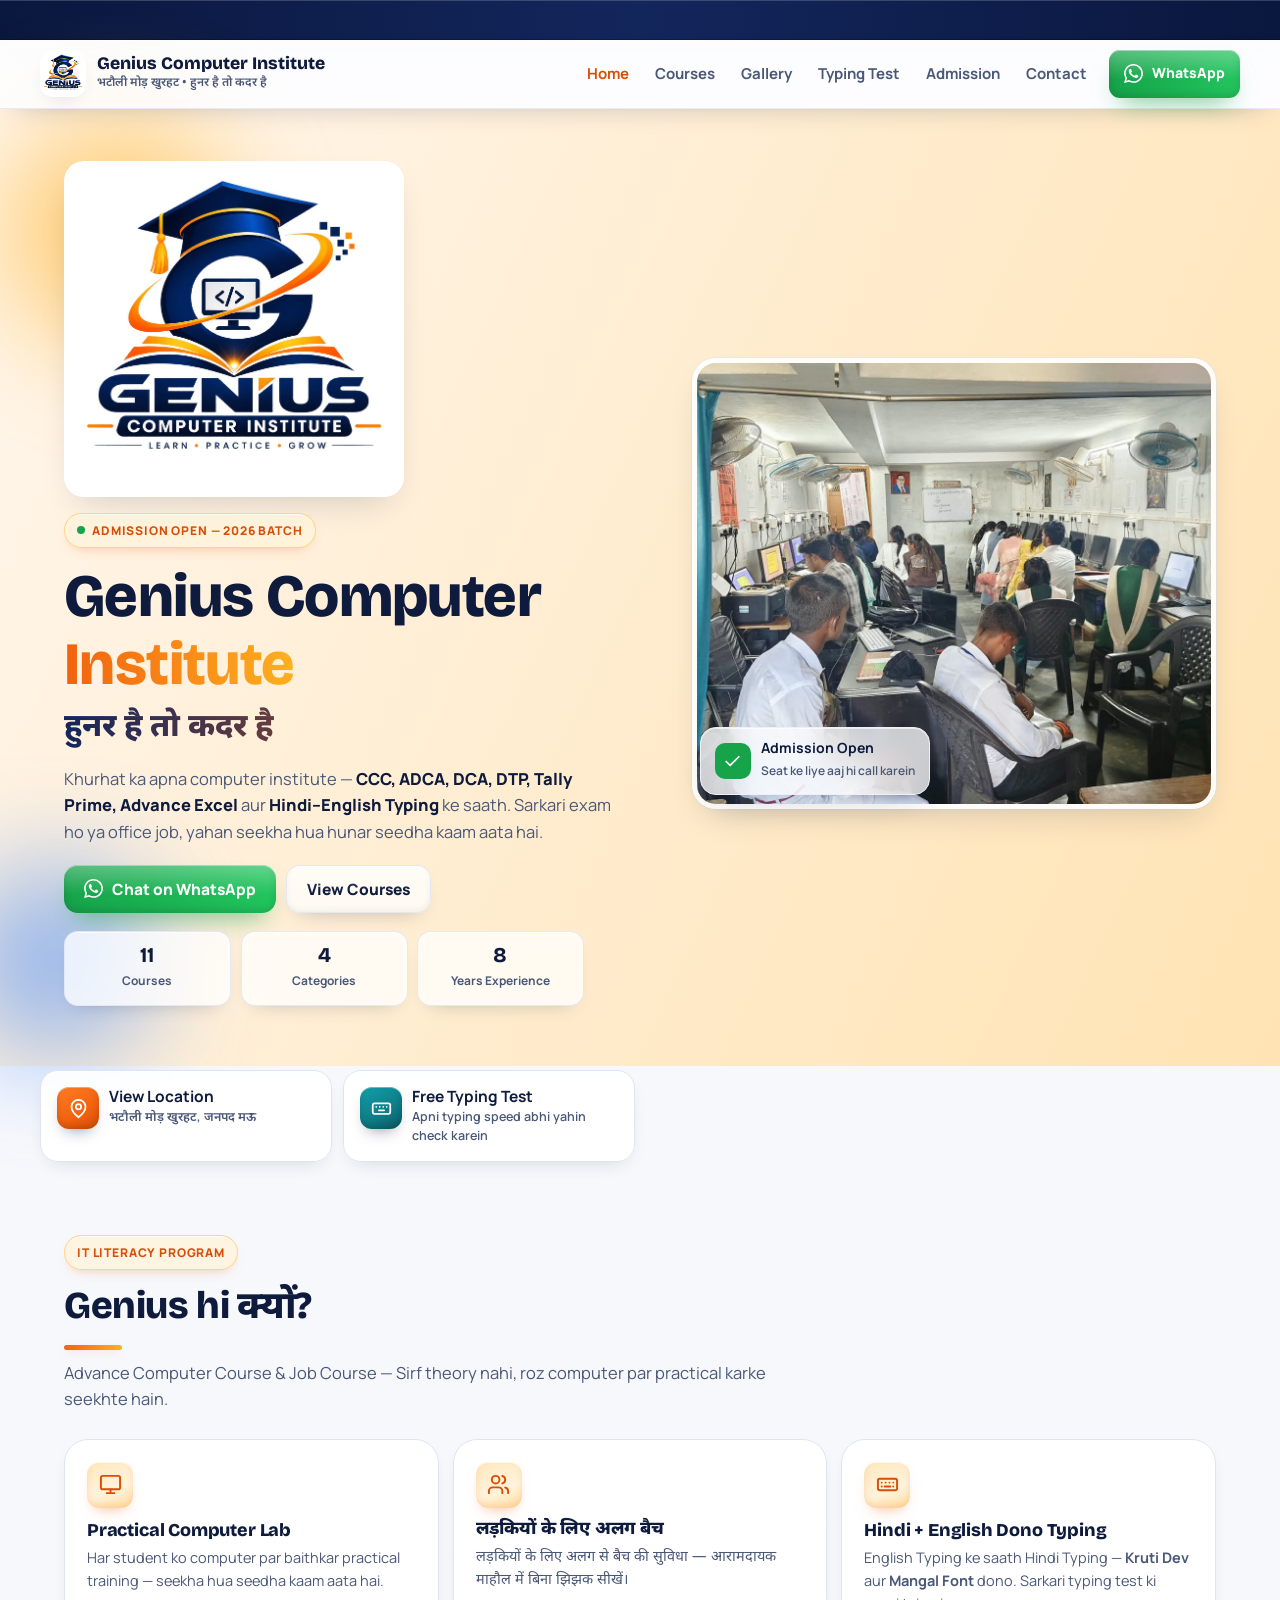
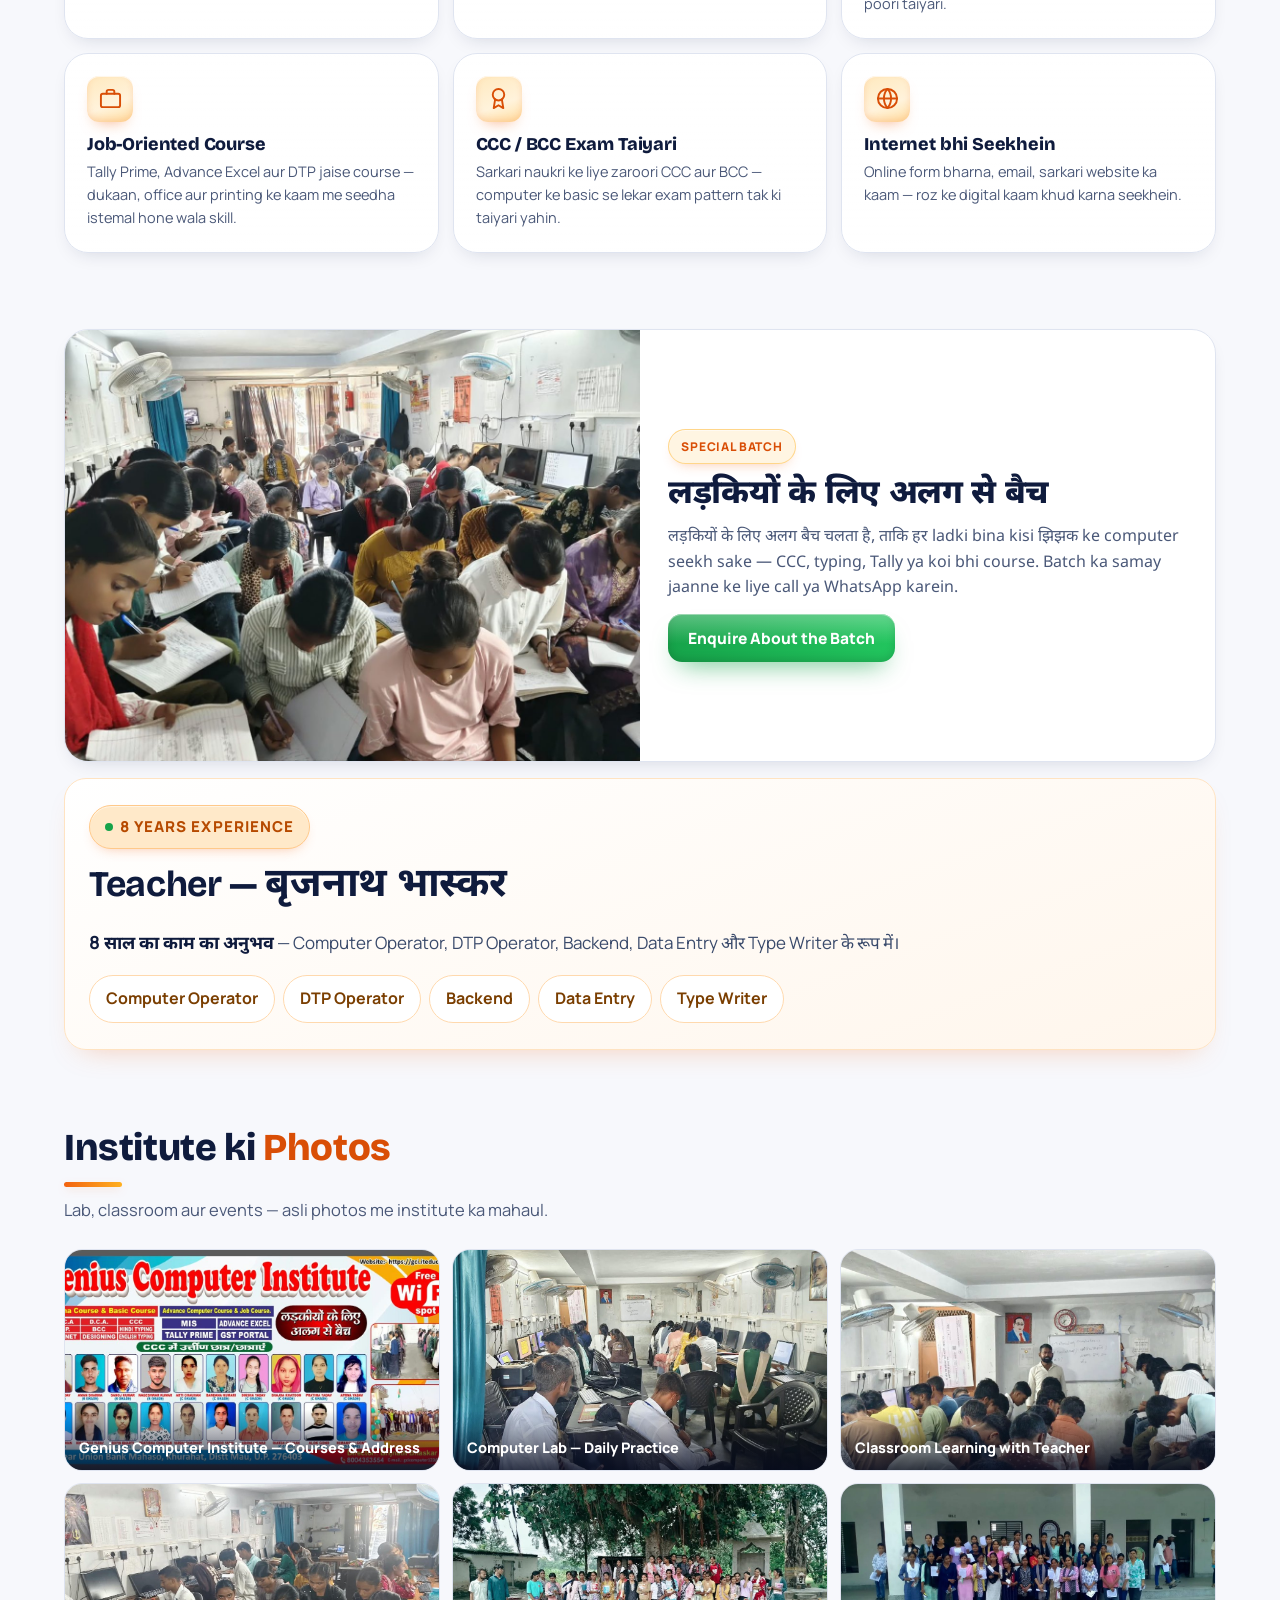
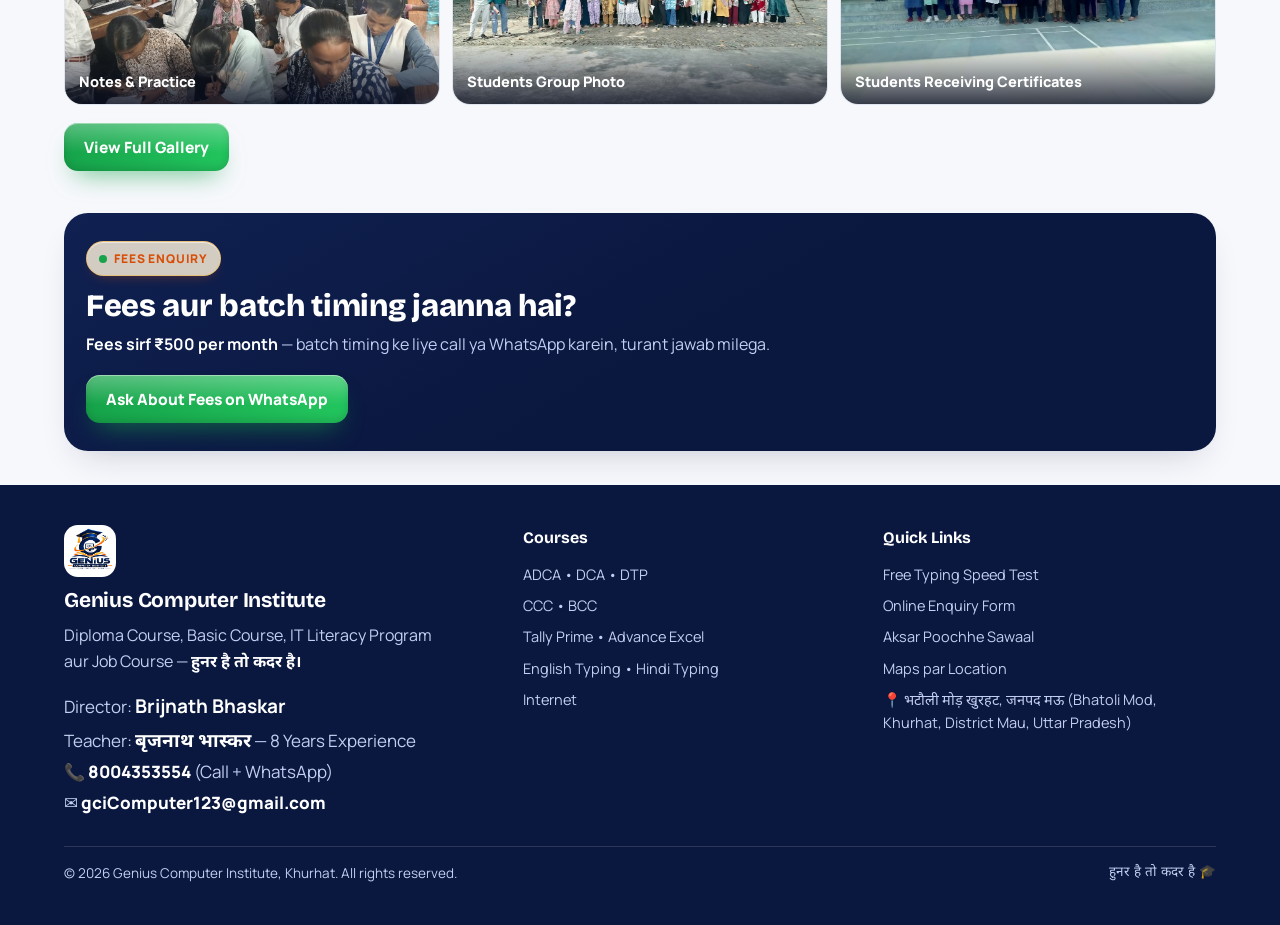
<file: index.html>
<!doctype html>
<html lang="hi">
<head>
<meta charset="utf-8" />
<meta name="viewport" content="width=device-width, initial-scale=1, viewport-fit=cover" />
<link rel="manifest" href="manifest.webmanifest" />
  <meta name="theme-color" content="#0A173E" />
  <link rel="apple-touch-icon" href="assets/icon-192.png" />
<meta name="color-scheme" content="light dark" />
<meta name="description" content="Genius Computer Institute, भटौली मोड़ खुरहट, जनपद मऊ (Bhatoli Mod, Khurhat, District Mau, Uttar Pradesh) — CCC, ADCA, DCA, DTP, Tally Prime, Advance Excel, Hindi-English Typing. Admission Open. Call / WhatsApp: 8004353554" />
<link rel="icon" type="image/png" href="assets/logo.png" />
<title>Genius Computer Institute — Khurhat | CCC, ADCA, Tally, Typing</title>
<link rel="preconnect" href="https://fonts.googleapis.com" />
<link rel="preconnect" href="https://fonts.gstatic.com" crossorigin />
<link href="https://fonts.googleapis.com/css2?family=Bricolage+Grotesque:opsz,wght@12..96,600;12..96,700;12..96,800&family=Manrope:wght@400;500;600;700;800&family=Noto+Sans+Devanagari:wght@400;600;700;800&display=swap" rel="stylesheet" />
<link rel="stylesheet" href="style.css?v=4" />
</head>
<body data-page="top">
<div class="ticker" aria-hidden="true"><div class="ticker-track" id="tickerTrack">
  <span>🎓 <b>Admission Open</b> — New Batch शुरू हो रहे हैं</span><span>📞 Call / WhatsApp: <b>80043 53554</b></span><span class="hi">लड़कियों के लिए अलग से बैच</span><span>CCC • ADCA • DCA • DTP • Tally Prime • Advance Excel • Typing</span><span class="hi">पता — भटौली मोड़ खुरहट, जनपद मऊ (Bhatoli Mod, Khurhat, District Mau, Uttar Pradesh)</span>
</div></div>
<header>
  <div class="wrap nav">
    <a class="brand" href="index.html" aria-label="Genius Computer Institute — Home">
      <img class="brand-logo" src="assets/logo.png" alt="Genius Computer Institute ka logo" width="46" height="46" />
      <span><span class="brand-name">Genius Computer Institute</span><span class="brand-sub hi">भटौली मोड़ खुरहट • हुनर है तो कदर है</span></span>
    </a>
    <nav class="nav-links" aria-label="Main"><a href="index.html" aria-current="page">Home</a><a href="courses.html">Courses</a><a href="gallery.html">Gallery</a><a href="typing.html">Typing Test</a><a href="admission.html">Admission</a><a href="contact.html">Contact</a></nav>
    <a class="btn btn-wa btn-sm" href="https://wa.me/918004353554?text=Namaste%2C%20mujhe%20Genius%20Computer%20Institute%20me%20admission%20ki%20jaankari%20chahiye." target="_blank" rel="noopener"><svg viewBox="0 0 24 24" fill="currentColor"><path d="M17.47 14.38c-.3-.15-1.76-.87-2.03-.97-.27-.1-.47-.15-.67.15-.2.3-.77.97-.94 1.17-.17.2-.35.22-.65.07-.3-.15-1.25-.46-2.39-1.47-.88-.79-1.47-1.76-1.64-2.06-.17-.3-.02-.46.13-.61.13-.13.3-.35.45-.52.15-.17.2-.3.3-.5.1-.2.05-.37-.02-.52-.07-.15-.67-1.62-.92-2.22-.24-.58-.49-.5-.67-.51h-.57c-.2 0-.52.07-.8.37-.27.3-1.04 1.02-1.04 2.5 0 1.47 1.07 2.89 1.22 3.09.15.2 2.11 3.22 5.1 4.51.71.31 1.27.49 1.7.63.72.23 1.37.2 1.88.12.57-.09 1.76-.72 2.01-1.41.25-.7.25-1.29.17-1.41-.07-.12-.27-.2-.57-.35M12.05 21.79h-.01a9.87 9.87 0 0 1-5.03-1.38l-.36-.21-3.74.98 1-3.65-.24-.37a9.82 9.82 0 0 1-1.51-5.26c0-5.45 4.44-9.88 9.9-9.88a9.83 9.83 0 0 1 9.88 9.89c0 5.45-4.43 9.88-9.89 9.88m8.42-18.3A11.82 11.82 0 0 0 12.05 0C5.5 0 .16 5.34.16 11.9c0 2.1.55 4.14 1.59 5.95L.06 24l6.3-1.65a11.9 11.9 0 0 0 5.68 1.45h.01c6.55 0 11.89-5.34 11.89-11.9 0-3.18-1.24-6.16-3.47-8.41"/></svg>WhatsApp</a>
  </div>
</header>
<main id="top">
<div class="hero">
    <div class="wrap hero-grid">
      <div>
        
        <div class="hero-logo-card"><img src="assets/logo.png" alt="Genius Computer Institute ka logo" /></div>
        <span class="tag"><span class="dot"></span> Admission Open — 2026 Batch</span>
        <h1>Genius Computer <span class="hl">Institute</span></h1>
        <div class="hero-tagline hi">हुनर है तो कदर है</div>
        <p class="lead">Khurhat ka apna computer institute — <b>CCC, ADCA, DCA, DTP, Tally Prime, Advance Excel</b> aur <b>Hindi–English Typing</b> ke saath. Sarkari exam ho ya office job, yahan seekha hua hunar seedha kaam aata hai.</p>
        <div class="hero-cta">
          <a class="btn btn-wa" href="https://wa.me/918004353554?text=Namaste%2C%20mujhe%20admission%20ki%20jaankari%20chahiye.%20Kaun-kaun%20se%20course%20chal%20rahe%20hain%3F" target="_blank" rel="noopener"><svg viewBox="0 0 24 24" fill="currentColor"><path d="M17.47 14.38c-.3-.15-1.76-.87-2.03-.97-.27-.1-.47-.15-.67.15-.2.3-.77.97-.94 1.17-.17.2-.35.22-.65.07-.3-.15-1.25-.46-2.39-1.47-.88-.79-1.47-1.76-1.64-2.06-.17-.3-.02-.46.13-.61.13-.13.3-.35.45-.52.15-.17.2-.3.3-.5.1-.2.05-.37-.02-.52-.07-.15-.67-1.62-.92-2.22-.24-.58-.49-.5-.67-.51h-.57c-.2 0-.52.07-.8.37-.27.3-1.04 1.02-1.04 2.5 0 1.47 1.07 2.89 1.22 3.09.15.2 2.11 3.22 5.1 4.51.71.31 1.27.49 1.7.63.72.23 1.37.2 1.88.12.57-.09 1.76-.72 2.01-1.41.25-.7.25-1.29.17-1.41-.07-.12-.27-.2-.57-.35M12.05 21.79h-.01a9.87 9.87 0 0 1-5.03-1.38l-.36-.21-3.74.98 1-3.65-.24-.37a9.82 9.82 0 0 1-1.51-5.26c0-5.45 4.44-9.88 9.9-9.88a9.83 9.83 0 0 1 9.88 9.89c0 5.45-4.43 9.88-9.89 9.88m8.42-18.3A11.82 11.82 0 0 0 12.05 0C5.5 0 .16 5.34.16 11.9c0 2.1.55 4.14 1.59 5.95L.06 24l6.3-1.65a11.9 11.9 0 0 0 5.68 1.45h.01c6.55 0 11.89-5.34 11.89-11.9 0-3.18-1.24-6.16-3.47-8.41"/></svg>Chat on WhatsApp</a>
          <a class="btn btn-ghost" href="courses.html">View Courses</a>
        </div>
        <div class="stats">
          <div class="stat"><b data-count="11">0</b><span>Courses</span></div>
          <div class="stat"><b data-count="4">0</b><span>Categories</span></div>
          <div class="stat"><b data-count="8">0</b><span>Years Experience</span></div>
        </div>
      </div>
      <div class="hero-media">
        <img class="main" src="assets/gallery/IMG-20261123-WA0006.jpg" alt="Genius Computer Institute computer lab — students practising on computers" width="1200" height="900" />
        <div class="float-card fc1">
          <span class="ic" style="background:var(--wa)"><svg viewBox="0 0 24 24" fill="none" stroke="currentColor" stroke-width="2.2" stroke-linecap="round" stroke-linejoin="round"><path d="M20 6 9 17l-5-5"/></svg></span>
          <span><b>Admission Open</b><small>Seat ke liye aaj hi call karein</small></span>
        </div>
      </div>
    </div>
  </div>

  
<div class="wrap quick">
    <div class="quick-grid">
      <a class="qa" href="https://www.google.com/maps/search/?api=1&query=XFVG%2B97H+Mahaso+Khurahat+Kasari+Uttar+Pradesh+276403" target="_blank" rel="noopener"><span class="ic ic-saf"><svg viewBox="0 0 24 24" fill="none" stroke="currentColor" stroke-width="2" stroke-linecap="round" stroke-linejoin="round"><path d="M20 10c0 6-8 12-8 12s-8-6-8-12a8 8 0 0 1 16 0Z"/><circle cx="12" cy="10" r="3"/></svg></span><span><b>View Location</b><small>भटौली मोड़ खुरहट, जनपद मऊ</small></span></a>
      <a class="qa" href="typing.html"><span class="ic ic-teal"><svg viewBox="0 0 24 24" fill="none" stroke="currentColor" stroke-width="2" stroke-linecap="round" stroke-linejoin="round"><rect x="2" y="6" width="20" height="12" rx="2"/><path d="M6 10h.01M10 10h.01M14 10h.01M18 10h.01M9 14h6"/></svg></span><span><b>Free Typing Test</b><small>Apni typing speed abhi yahin check karein</small></span></a>
    </div>
  </div>

  
<section id="why">
    <div class="wrap">
      <div class="sec-head reveal">
        <span class="tag">IT Literacy Program</span>
        <h2 style="margin-top:14px">Genius hi <span class="hi">क्यों</span>?</h2>
        <p>Advance Computer Course &amp; Job Course — Sirf theory nahi, roz computer par practical karke seekhte hain.</p>
      </div>
      <div class="feat-grid">
        <div class="feat reveal"><span class="ic"><svg viewBox="0 0 24 24" fill="none" stroke="currentColor" stroke-width="2" stroke-linecap="round" stroke-linejoin="round"><rect x="2" y="3" width="20" height="14" rx="2"/><path d="M8 21h8M12 17v4"/></svg></span><h3>Practical Computer Lab</h3><p>Har student ko computer par baithkar practical training — seekha hua seedha kaam aata hai.</p></div>
        <div class="feat reveal"><span class="ic"><svg viewBox="0 0 24 24" fill="none" stroke="currentColor" stroke-width="2" stroke-linecap="round" stroke-linejoin="round"><path d="M16 21v-2a4 4 0 0 0-4-4H6a4 4 0 0 0-4 4v2"/><circle cx="9" cy="7" r="4"/><path d="M22 21v-2a4 4 0 0 0-3-3.87M16 3.13a4 4 0 0 1 0 7.75"/></svg></span><h3 class="hi">लड़कियों के लिए अलग बैच</h3><p class="hi">लड़कियों के लिए अलग से बैच की सुविधा — आरामदायक माहौल में बिना झिझक सीखें।</p></div>
        <div class="feat reveal"><span class="ic"><svg viewBox="0 0 24 24" fill="none" stroke="currentColor" stroke-width="2" stroke-linecap="round" stroke-linejoin="round"><rect x="2" y="6" width="20" height="12" rx="2"/><path d="M6 10h.01M10 10h.01M14 10h.01M18 10h.01M6 14h.01M18 14h.01M9 14h6"/></svg></span><h3>Hindi + English Dono Typing</h3><p>English Typing ke saath Hindi Typing — <b>Kruti Dev</b> aur <b>Mangal Font</b> dono. Sarkari typing test ki poori taiyari.</p></div>
        <div class="feat reveal"><span class="ic"><svg viewBox="0 0 24 24" fill="none" stroke="currentColor" stroke-width="2" stroke-linecap="round" stroke-linejoin="round"><rect x="2" y="7" width="20" height="14" rx="2"/><path d="M16 7V5a2 2 0 0 0-2-2h-4a2 2 0 0 0-2 2v2"/></svg></span><h3>Job-Oriented Course</h3><p>Tally Prime, Advance Excel aur DTP jaise course — dukaan, office aur printing ke kaam me seedha istemal hone wala skill.</p></div>
        <div class="feat reveal"><span class="ic"><svg viewBox="0 0 24 24" fill="none" stroke="currentColor" stroke-width="2" stroke-linecap="round" stroke-linejoin="round"><circle cx="12" cy="8" r="6"/><path d="M15.5 13 17 22l-5-3-5 3 1.5-9"/></svg></span><h3>CCC / BCC Exam Taiyari</h3><p>Sarkari naukri ke liye zaroori CCC aur BCC — computer ke basic se lekar exam pattern tak ki taiyari yahin.</p></div>
        <div class="feat reveal"><span class="ic"><svg viewBox="0 0 24 24" fill="none" stroke="currentColor" stroke-width="2" stroke-linecap="round" stroke-linejoin="round"><circle cx="12" cy="12" r="10"/><path d="M2 12h20M12 2a15.3 15.3 0 0 1 0 20 15.3 15.3 0 0 1 0-20z"/></svg></span><h3>Internet bhi Seekhein</h3><p>Online form bharna, email, sarkari website ka kaam — roz ke digital kaam khud karna seekhein.</p></div>
      </div>
    </div>
  </section>
<section style="padding-top:8px;padding-bottom:8px">
    <div class="wrap">
      <div class="girls">
        <img src="assets/gallery/IMG-20261123-WA0019.jpg" alt="Girls batch — students writing notes in class" loading="lazy" width="1200" height="900" />
        <div class="girls-body">
          <span class="tag" style="align-self:flex-start">Special Batch</span>
          <h2 class="hi">लड़कियों के लिए अलग से बैच</h2>
          <p class="hi">लड़कियों के लिए अलग बैच चलता है, ताकि हर ladki bina kisi झिझक ke computer seekh sake — CCC, typing, Tally ya koi bhi course. Batch ka samay jaanne ke liye call ya WhatsApp karein.</p>
          <a class="btn btn-wa" href="https://wa.me/918004353554?text=Namaste%2C%20mujhe%20ladkiyon%20wale%20alag%20batch%20ki%20jaankari%20chahiye." target="_blank" rel="noopener">Enquire About the Batch</a>
        </div>
      </div>
    </div>
  </section>

<section style="padding-top:8px"><div class="wrap"><div class="teacher-card reveal"><span class="tag"><span class="dot"></span> 8 Years Experience</span><h2 style="margin-top:12px">Teacher — <span class="hi">बृजनाथ भास्कर</span></h2><p><b>8 साल का काम का अनुभव</b> — Computer Operator, DTP Operator, Backend, Data Entry और Type Writer के रूप में।</p><div class="exp-chips"><span class="exp-chip">Computer Operator</span><span class="exp-chip">DTP Operator</span><span class="exp-chip">Backend</span><span class="exp-chip">Data Entry</span><span class="exp-chip">Type Writer</span></div></div></div></section>
<section style="padding-top:8px;padding-bottom:8px"><div class="wrap">
<div class="sec-head reveal"><h2>Institute ki <span style="color:var(--saffron-d)">Photos</span></h2><p>Lab, classroom aur events — asli photos me institute ka mahaul.</p></div>
<div class="gal">
        <figure class="reveal"><a class="gal-link" href="assets/gallery/IMG-20261123-WA0021.jpg"><img src="assets/gallery/IMG-20261123-WA0021.jpg" alt="Genius Computer Institute — Courses & Address" loading="lazy" width="1200" height="599" /></a><figcaption>Genius Computer Institute — Courses & Address</figcaption></figure>
        <figure class="reveal"><a class="gal-link" href="assets/gallery/IMG-20261123-WA0006.jpg"><img src="assets/gallery/IMG-20261123-WA0006.jpg" alt="Computer Lab — Daily Practice" loading="lazy" width="1200" height="900" /></a><figcaption>Computer Lab — Daily Practice</figcaption></figure>
        <figure class="reveal"><a class="gal-link" href="assets/gallery/IMG-20261123-WA0015.jpg"><img src="assets/gallery/IMG-20261123-WA0015.jpg" alt="Classroom Learning with Teacher" loading="lazy" width="1200" height="900" /></a><figcaption>Classroom Learning with Teacher</figcaption></figure>
        <figure class="reveal"><a class="gal-link" href="assets/gallery/IMG-20261123-WA0018.jpg"><img src="assets/gallery/IMG-20261123-WA0018.jpg" alt="Notes & Practice" loading="lazy" width="1200" height="900" /></a><figcaption>Notes & Practice</figcaption></figure>
        <figure class="reveal"><a class="gal-link" href="assets/gallery/IMG-20261123-WA0011.jpg"><img src="assets/gallery/IMG-20261123-WA0011.jpg" alt="Students Group Photo" loading="lazy" width="1200" height="900" /></a><figcaption>Students Group Photo</figcaption></figure>
        <figure class="reveal"><a class="gal-link" href="assets/gallery/IMG-20261123-WA0012.jpg"><img src="assets/gallery/IMG-20261123-WA0012.jpg" alt="Students Receiving Certificates" loading="lazy" width="1200" height="900" /></a><figcaption>Students Receiving Certificates</figcaption></figure>
      </div>
<div class="btns" style="margin-top:18px"><a class="btn btn-wa" href="gallery.html">View Full Gallery</a></div>
</div></section>
<div class="wrap"><div class="highlight-band reveal">
      <span class="tag"><span class="dot"></span> Fees Enquiry</span>
      <h2 style="margin-top:12px">Fees aur batch timing jaanna hai?</h2>
      <p><b>Fees sirf ₹500 per month</b> — batch timing ke liye call ya WhatsApp karein, turant jawab milega.</p>
      <div class="btns"><a class="btn btn-wa" href="https://wa.me/918004353554?text=Namaste%2C%20mujhe%20fees%20aur%20batch%20timing%20ki%20jaankari%20chahiye." target="_blank" rel="noopener">Ask About Fees on WhatsApp</a></div>
    </div></div>
</main>
<footer>
  <div class="wrap">
    <div class="foot-grid">
      <div>
        <img class="foot-logo" src="assets/logo.png" alt="Genius Computer Institute ka logo" width="52" height="52" />
        <h3 style="font-size:21px;margin:0 0 10px">Genius Computer Institute</h3>
        <p style="margin:0;max-width:38ch">Diploma Course, Basic Course, IT Literacy Program aur Job Course — <span class="hi" style="color:#fff;font-weight:700">हुनर है तो कदर है।</span></p>
        <p class="foot-teacher" style="margin:12px 0 0">Director: <b style="color:#fff">Brijnath Bhaskar</b><br />Teacher: <b style="color:#fff">बृजनाथ भास्कर</b> — 8 Years Experience<br />📞 <a href="tel:+918004353554" style="color:#fff;font-weight:800">80043 53554</a> (Call + WhatsApp)<br />✉️ <a href="mailto:gciComputer123@gmail.com" style="color:#fff;font-weight:800">gciComputer123@gmail.com</a></p>
      </div>
      <div>
        <h4>Courses</h4>
        <ul>
          <li><a href="courses.html">ADCA</a> • <a href="courses.html">DCA</a> • <a href="courses.html">DTP</a></li>
          <li><a href="courses.html">CCC</a> • <a href="courses.html">BCC</a></li>
          <li><a href="courses.html">Tally Prime</a> • <a href="courses.html">Advance Excel</a></li>
          <li><a href="courses.html">English Typing</a> • <a href="courses.html">Hindi Typing</a></li>
          <li><a href="courses.html">Internet</a></li>
        </ul>
      </div>
      <div>
        <h4>Quick Links</h4>
        <ul>
          <li><a href="typing.html">Free Typing Speed Test</a></li>
          <li><a href="admission.html">Online Enquiry Form</a></li>
          <li><a href="admission.html#faq">Aksar Poochhe Sawaal</a></li>
          <li><a href="https://www.google.com/maps/search/?api=1&query=XFVG%2B97H+Mahaso+Khurahat+Kasari+Uttar+Pradesh+276403" target="_blank" rel="noopener">Maps par Location</a></li>
          <li>📍 भटौली मोड़ खुरहट, जनपद मऊ (Bhatoli Mod, Khurhat, District Mau, Uttar Pradesh)</li>
        </ul>
      </div>
    </div>
    <div class="foot-bottom">
      <span>© <span id="yr"></span> Genius Computer Institute, Khurhat. All rights reserved.</span>
      <span class="hi">हुनर है तो कदर है 🎓</span>
    </div>
  </div>
</footer>
<nav class="stickybar" aria-label="App navigation"><span class="bar-pill" aria-hidden="true"></span><a href="index.html" data-tab="top" class="tab-active"><span class="tab-ic"><svg viewBox="0 0 24 24" fill="none" stroke="currentColor" stroke-width="2" stroke-linecap="round" stroke-linejoin="round"><path d="m3 10 9-7 9 7v10a2 2 0 0 1-2 2H5a2 2 0 0 1-2-2z"/><path d="M9 22V12h6v10"/></svg></span><span class="tab-lb">Home</span></a><a href="courses.html" data-tab="courses"><span class="tab-ic"><svg viewBox="0 0 24 24" fill="none" stroke="currentColor" stroke-width="2" stroke-linecap="round" stroke-linejoin="round"><path d="M4 19.5A2.5 2.5 0 0 1 6.5 17H20V2H6.5A2.5 2.5 0 0 0 4 4.5v15z"/><path d="M4 19.5A2.5 2.5 0 0 0 6.5 22H20v-5"/></svg></span><span class="tab-lb">Courses</span></a><a href="typing.html" data-tab="typing"><span class="tab-ic"><svg viewBox="0 0 24 24" fill="none" stroke="currentColor" stroke-width="2" stroke-linecap="round" stroke-linejoin="round"><rect x="2" y="6" width="20" height="12" rx="2"/><path d="M6 10h.01M10 10h.01M14 10h.01M18 10h.01M9 14h6"/></svg></span><span class="tab-lb">Typing Test</span></a><a class="call" href="tel:+918004353554"><span class="tab-ic"><svg viewBox="0 0 24 24" fill="none" stroke="currentColor" stroke-width="2" stroke-linecap="round" stroke-linejoin="round"><path d="M22 16.92v3a2 2 0 0 1-2.18 2 19.79 19.79 0 0 1-8.63-3.07 19.5 19.5 0 0 1-6-6 19.79 19.79 0 0 1-3.07-8.67A2 2 0 0 1 4.11 2h3a2 2 0 0 1 2 1.72c.13.96.36 1.9.7 2.81a2 2 0 0 1-.45 2.11L8.09 9.91a16 16 0 0 0 6 6l1.27-1.27a2 2 0 0 1 2.11-.45c.91.34 1.85.57 2.81.7A2 2 0 0 1 22 16.92z"/></svg></span><span class="tab-lb">Call</span></a><a href="admission.html" data-tab="enquiry"><span class="tab-ic"><svg viewBox="0 0 24 24" fill="none" stroke="currentColor" stroke-width="2" stroke-linecap="round" stroke-linejoin="round"><path d="M12 20h9"/><path d="M16.5 3.5a2.1 2.1 0 0 1 3 3L7 19l-4 1 1-4Z"/></svg><span class="tab-badge" aria-hidden="true"></span></span><span class="tab-lb">Enquiry</span></a></nav>
<script src="script.js?v=4"></script>
</body>
</html>
</file>
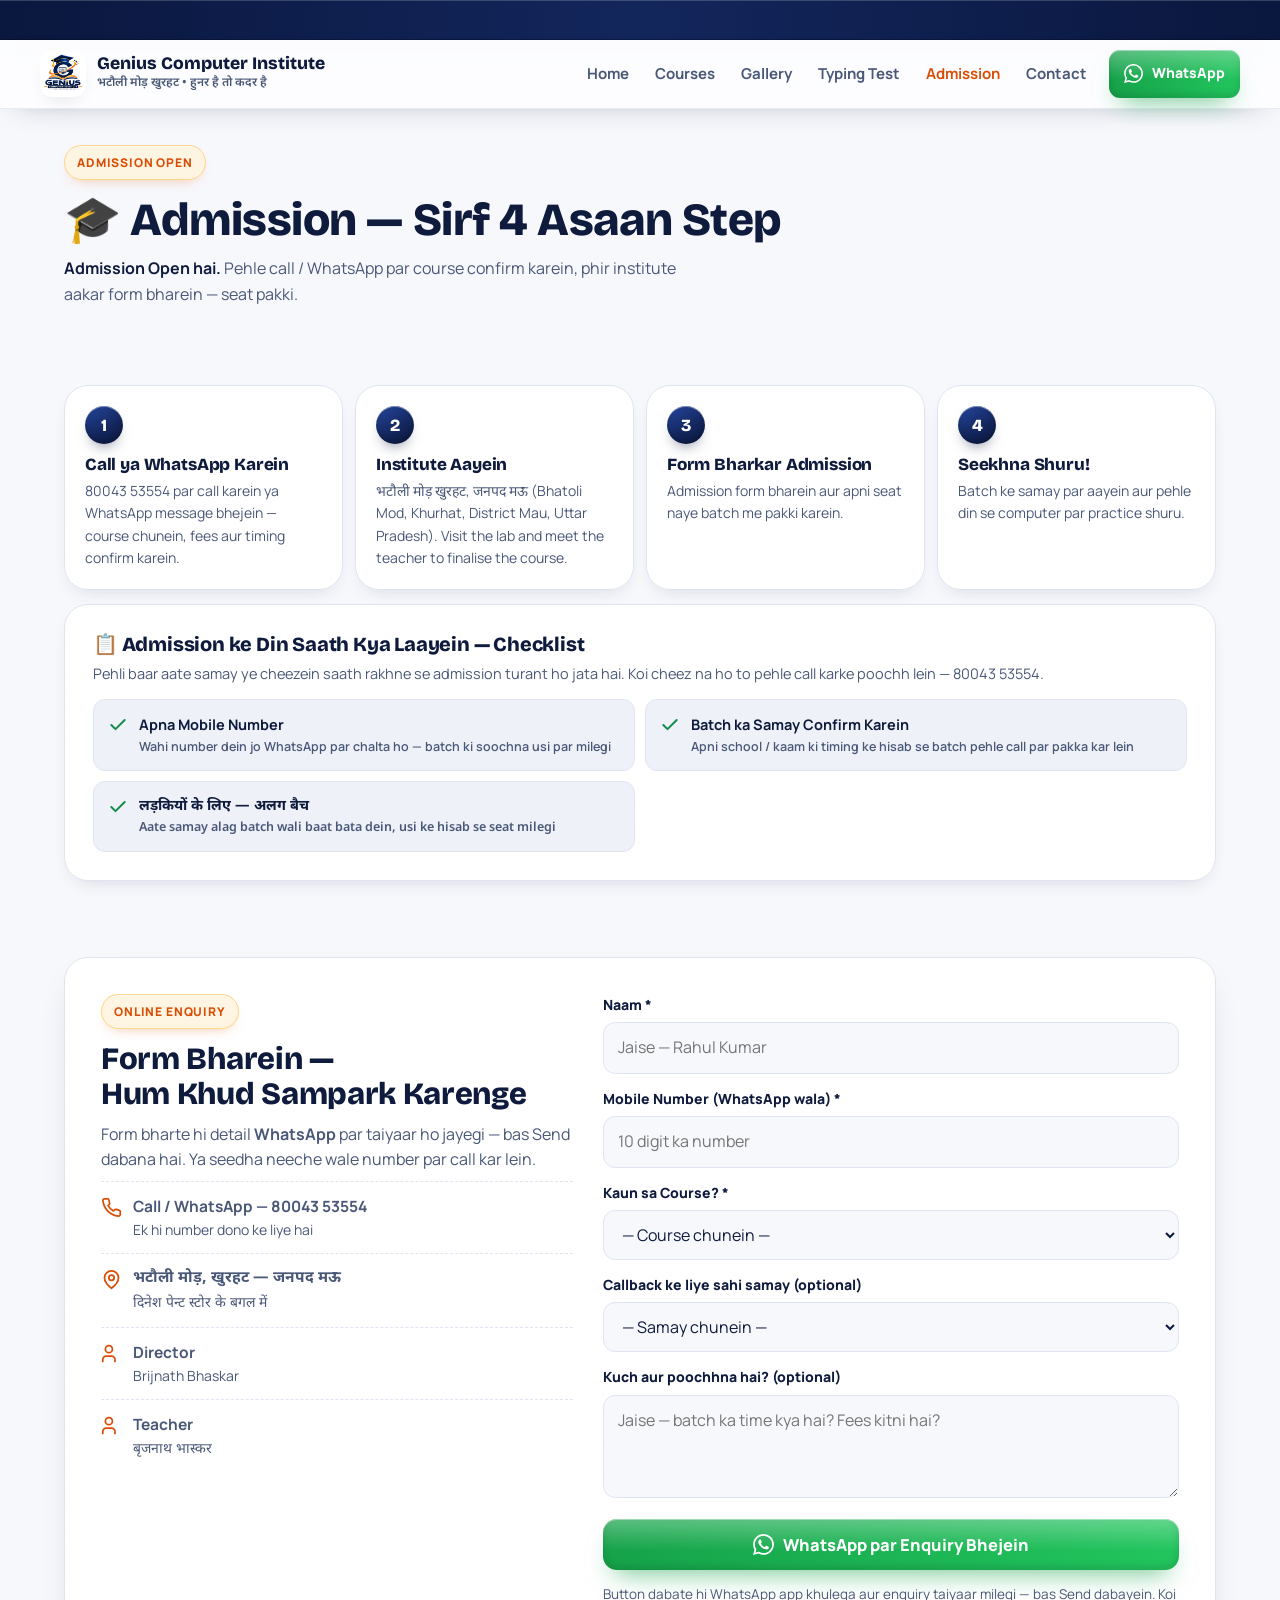
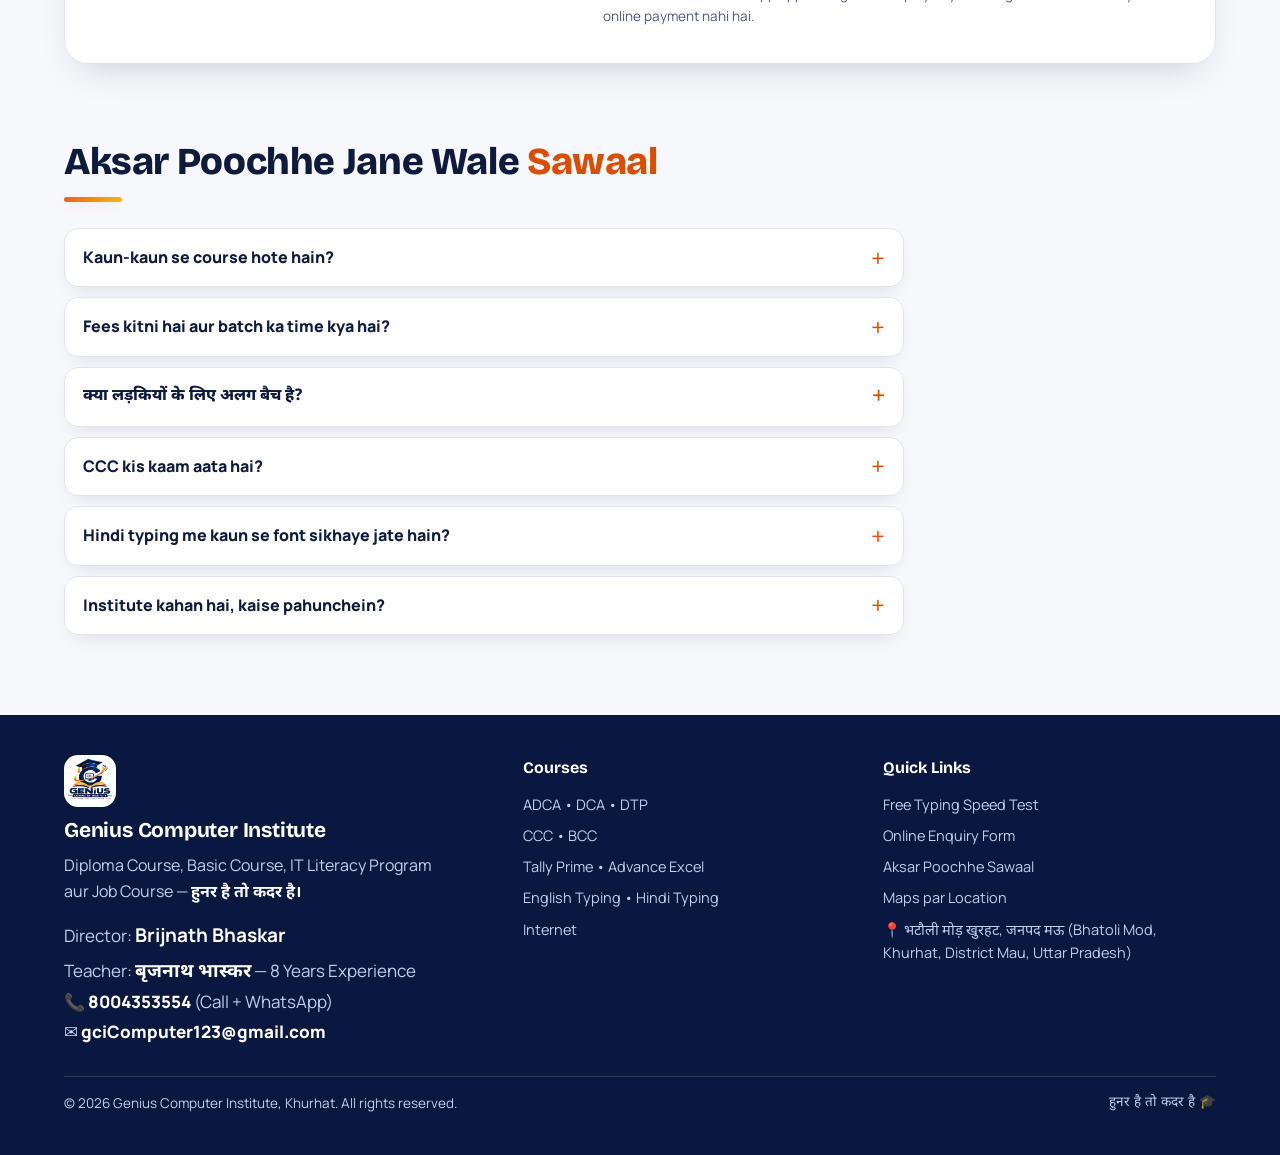
<file: admission.html>
<!doctype html>
<html lang="hi">
<head>
<meta charset="utf-8" />
<meta name="viewport" content="width=device-width, initial-scale=1, viewport-fit=cover" />
<link rel="manifest" href="manifest.webmanifest" />
  <meta name="theme-color" content="#0A173E" />
  <link rel="apple-touch-icon" href="assets/icon-192.png" />
<meta name="color-scheme" content="light dark" />
<meta name="description" content="Genius Computer Institute me admission — 4 asaan step, online enquiry form se WhatsApp. Fees aur timing ke liye Call / WhatsApp: 8004353554" />
<link rel="icon" type="image/png" href="assets/logo.png" />
<title>Admission — Genius Computer Institute | Enquiry Form</title>
<link rel="preconnect" href="https://fonts.googleapis.com" />
<link rel="preconnect" href="https://fonts.gstatic.com" crossorigin />
<link href="https://fonts.googleapis.com/css2?family=Bricolage+Grotesque:opsz,wght@12..96,600;12..96,700;12..96,800&family=Manrope:wght@400;500;600;700;800&family=Noto+Sans+Devanagari:wght@400;600;700;800&display=swap" rel="stylesheet" />
<link rel="stylesheet" href="style.css?v=4" />
</head>
<body data-page="enquiry">
<div class="ticker" aria-hidden="true"><div class="ticker-track" id="tickerTrack">
  <span>🎓 <b>Admission Open</b> — New Batch शुरू हो रहे हैं</span><span>📞 Call / WhatsApp: <b>80043 53554</b></span><span class="hi">लड़कियों के लिए अलग से बैच</span><span>CCC • ADCA • DCA • DTP • Tally Prime • Advance Excel • Typing</span><span class="hi">पता — भटौली मोड़ खुरहट, जनपद मऊ (Bhatoli Mod, Khurhat, District Mau, Uttar Pradesh)</span>
</div></div>
<header>
  <div class="wrap nav">
    <a class="brand" href="index.html" aria-label="Genius Computer Institute — Home">
      <img class="brand-logo" src="assets/logo.png" alt="Genius Computer Institute ka logo" width="46" height="46" />
      <span><span class="brand-name">Genius Computer Institute</span><span class="brand-sub hi">भटौली मोड़ खुरहट • हुनर है तो कदर है</span></span>
    </a>
    <nav class="nav-links" aria-label="Main"><a href="index.html">Home</a><a href="courses.html">Courses</a><a href="gallery.html">Gallery</a><a href="typing.html">Typing Test</a><a href="admission.html" aria-current="page">Admission</a><a href="contact.html">Contact</a></nav>
    <a class="btn btn-wa btn-sm" href="https://wa.me/918004353554?text=Namaste%2C%20mujhe%20Genius%20Computer%20Institute%20me%20admission%20ki%20jaankari%20chahiye." target="_blank" rel="noopener"><svg viewBox="0 0 24 24" fill="currentColor"><path d="M17.47 14.38c-.3-.15-1.76-.87-2.03-.97-.27-.1-.47-.15-.67.15-.2.3-.77.97-.94 1.17-.17.2-.35.22-.65.07-.3-.15-1.25-.46-2.39-1.47-.88-.79-1.47-1.76-1.64-2.06-.17-.3-.02-.46.13-.61.13-.13.3-.35.45-.52.15-.17.2-.3.3-.5.1-.2.05-.37-.02-.52-.07-.15-.67-1.62-.92-2.22-.24-.58-.49-.5-.67-.51h-.57c-.2 0-.52.07-.8.37-.27.3-1.04 1.02-1.04 2.5 0 1.47 1.07 2.89 1.22 3.09.15.2 2.11 3.22 5.1 4.51.71.31 1.27.49 1.7.63.72.23 1.37.2 1.88.12.57-.09 1.76-.72 2.01-1.41.25-.7.25-1.29.17-1.41-.07-.12-.27-.2-.57-.35M12.05 21.79h-.01a9.87 9.87 0 0 1-5.03-1.38l-.36-.21-3.74.98 1-3.65-.24-.37a9.82 9.82 0 0 1-1.51-5.26c0-5.45 4.44-9.88 9.9-9.88a9.83 9.83 0 0 1 9.88 9.89c0 5.45-4.43 9.88-9.89 9.88m8.42-18.3A11.82 11.82 0 0 0 12.05 0C5.5 0 .16 5.34.16 11.9c0 2.1.55 4.14 1.59 5.95L.06 24l6.3-1.65a11.9 11.9 0 0 0 5.68 1.45h.01c6.55 0 11.89-5.34 11.89-11.9 0-3.18-1.24-6.16-3.47-8.41"/></svg>WhatsApp</a>
  </div>
</header>
<main id="top">
<section class="page-hero"><div class="wrap">
  <span class="tag">Admission Open</span>
  <h1 style="margin-top:14px">🎓 Admission — Sirf 4 Asaan Step</h1>
  <p class="lead"><b>Admission Open hai.</b> Pehle call / WhatsApp par course confirm karein, phir institute aakar form bharein — seat pakki.</p>
</div></section>
<section id="admission" style="padding-bottom:8px">
    <div class="wrap">
      <div class="steps">
        <div class="step reveal"><span class="num">1</span><h3>Call ya WhatsApp Karein</h3><p>80043 53554 par call karein ya WhatsApp message bhejein — course chunein, fees aur timing confirm karein.</p></div>
        <div class="step reveal"><span class="num">2</span><h3>Institute Aayein</h3><p>भटौली मोड़ खुरहट, जनपद मऊ (Bhatoli Mod, Khurhat, District Mau, Uttar Pradesh). Visit the lab and meet the teacher to finalise the course.</p></div>
        <div class="step reveal"><span class="num">3</span><h3>Form Bharkar Admission</h3><p>Admission form bharein aur apni seat naye batch me pakki karein.</p></div>
        <div class="step reveal"><span class="num">4</span><h3>Seekhna Shuru!</h3><p>Batch ke samay par aayein aur pehle din se computer par practice shuru.</p></div>
      </div>

      <div class="check-card reveal">
        <h3>📋 Admission ke Din Saath Kya Laayein — Checklist</h3>
        <p>Pehli baar aate samay ye cheezein saath rakhne se admission turant ho jata hai. Koi cheez na ho to pehle call karke poochh lein — 80043 53554.</p>
        <ul class="check-list">
          <li><svg viewBox="0 0 24 24" fill="none" stroke="currentColor" stroke-width="2.4" stroke-linecap="round" stroke-linejoin="round"><path d="M20 6 9 17l-5-5"/></svg><span>Apna Mobile Number<small> Wahi number dein jo WhatsApp par chalta ho — batch ki soochna usi par milegi</small></span></li>
          <li><svg viewBox="0 0 24 24" fill="none" stroke="currentColor" stroke-width="2.4" stroke-linecap="round" stroke-linejoin="round"><path d="M20 6 9 17l-5-5"/></svg><span>Batch ka Samay Confirm Karein<small> Apni school / kaam ki timing ke hisab se batch pehle call par pakka kar lein</small></span></li>
          <li><svg viewBox="0 0 24 24" fill="none" stroke="currentColor" stroke-width="2.4" stroke-linecap="round" stroke-linejoin="round"><path d="M20 6 9 17l-5-5"/></svg><span class="hi">लड़कियों के लिए — अलग बैच<small> Aate samay alag batch wali baat bata dein, usi ke hisab se seat milegi</small></span></li>
        </ul>
      </div>
    </div>
  </section>
<section id="enquiry">
    <div class="wrap">
      <div class="form-card">
        <div class="form-side">
          <span class="tag">Online Enquiry</span>
          <h2>Form Bharein —<br />Hum Khud Sampark Karenge</h2>
          <p>Form bharte hi detail <b>WhatsApp</b> par taiyaar ho jayegi — bas Send dabana hai. Ya seedha neeche wale number par call kar lein.</p>
          <div class="row"><svg viewBox="0 0 24 24" fill="none" stroke="currentColor" stroke-width="2" stroke-linecap="round" stroke-linejoin="round"><path d="M22 16.92v3a2 2 0 0 1-2.18 2 19.79 19.79 0 0 1-8.63-3.07 19.5 19.5 0 0 1-6-6 19.79 19.79 0 0 1-3.07-8.67A2 2 0 0 1 4.11 2h3a2 2 0 0 1 2 1.72c.13.96.36 1.9.7 2.81a2 2 0 0 1-.45 2.11L8.09 9.91a16 16 0 0 0 6 6l1.27-1.27a2 2 0 0 1 2.11-.45c.91.34 1.85.57 2.81.7A2 2 0 0 1 22 16.92z"/></svg><span><b>Call / WhatsApp — 80043 53554</b><span>Ek hi number dono ke liye hai</span></span></div>
          <div class="row"><svg viewBox="0 0 24 24" fill="none" stroke="currentColor" stroke-width="2" stroke-linecap="round" stroke-linejoin="round"><path d="M20 10c0 6-8 12-8 12s-8-6-8-12a8 8 0 0 1 16 0Z"/><circle cx="12" cy="10" r="3"/></svg><span><b class="hi">भटौली मोड़, खुरहट — जनपद मऊ</b><span class="hi">दिनेश पेन्ट स्टोर के बगल में</span></span></div>
          <div class="row"><svg viewBox="0 0 24 24" fill="none" stroke="currentColor" stroke-width="2" stroke-linecap="round" stroke-linejoin="round"><path d="M16 21v-2a4 4 0 0 0-4-4H6a4 4 0 0 0-4 4v2"/><circle cx="9" cy="7" r="4"/></svg><span><b>Director</b><span>Brijnath Bhaskar</span></span></div>
          <div class="row"><svg viewBox="0 0 24 24" fill="none" stroke="currentColor" stroke-width="2" stroke-linecap="round" stroke-linejoin="round"><path d="M16 21v-2a4 4 0 0 0-4-4H6a4 4 0 0 0-4 4v2"/><circle cx="9" cy="7" r="4"/></svg><span><b>Teacher</b><span class="hi">बृजनाथ भास्कर</span></span></div>
        </div>
        <form id="enquiryForm" novalidate>
          <div><label for="fName">Naam *</label><input type="text" id="fName" placeholder="Jaise — Rahul Kumar" autocomplete="name" /><p class="err" id="eName">Naam likhna zaroori hai.</p></div>
          <div><label for="fMobile">Mobile Number (WhatsApp wala) *</label><input type="tel" id="fMobile" placeholder="10 digit ka number" inputmode="numeric" autocomplete="tel" maxlength="13" /><p class="err" id="eMobile">Sahi 10 digit ka mobile number daalein.</p></div>
          <div><label for="fCourse">Kaun sa Course? *</label><select id="fCourse"><option value="">— Course chunein —</option></select><p class="err" id="eCourse">Ek course chunein.</p></div>
          <div><label for="fTime">Callback ke liye sahi samay (optional)</label><select id="fTime"><option value="">— Samay chunein —</option><option>Subah</option><option>Dopahar</option><option>Shaam</option><option>Jab bhi ho jaye</option></select></div>
          <div><label for="fMsg">Kuch aur poochhna hai? (optional)</label><textarea id="fMsg" rows="3" placeholder="Jaise — batch ka time kya hai? Fees kitni hai?"></textarea></div>
          <button type="submit" class="btn btn-wa" style="width:100%;font-size:16.5px;padding:15px"><svg viewBox="0 0 24 24" fill="currentColor" style="width:21px;height:21px"><path d="M17.47 14.38c-.3-.15-1.76-.87-2.03-.97-.27-.1-.47-.15-.67.15-.2.3-.77.97-.94 1.17-.17.2-.35.22-.65.07-.3-.15-1.25-.46-2.39-1.47-.88-.79-1.47-1.76-1.64-2.06-.17-.3-.02-.46.13-.61.13-.13.3-.35.45-.52.15-.17.2-.3.3-.5.1-.2.05-.37-.02-.52-.07-.15-.67-1.62-.92-2.22-.24-.58-.49-.5-.67-.51h-.57c-.2 0-.52.07-.8.37-.27.3-1.04 1.02-1.04 2.5 0 1.47 1.07 2.89 1.22 3.09.15.2 2.11 3.22 5.1 4.51.71.31 1.27.49 1.7.63.72.23 1.37.2 1.88.12.57-.09 1.76-.72 2.01-1.41.25-.7.25-1.29.17-1.41-.07-.12-.27-.2-.57-.35M12.05 21.79h-.01a9.87 9.87 0 0 1-5.03-1.38l-.36-.21-3.74.98 1-3.65-.24-.37a9.82 9.82 0 0 1-1.51-5.26c0-5.45 4.44-9.88 9.9-9.88a9.83 9.83 0 0 1 9.88 9.89c0 5.45-4.43 9.88-9.89 9.88m8.42-18.3A11.82 11.82 0 0 0 12.05 0C5.5 0 .16 5.34.16 11.9c0 2.1.55 4.14 1.59 5.95L.06 24l6.3-1.65a11.9 11.9 0 0 0 5.68 1.45h.01c6.55 0 11.89-5.34 11.89-11.9 0-3.18-1.24-6.16-3.47-8.41"/></svg>WhatsApp par Enquiry Bhejein</button>
          <p class="form-note">Button dabate hi WhatsApp app khulega aur enquiry taiyaar milegi — bas Send dabayein. Koi online payment nahi hai.</p>
          <div class="sent" id="sentBox">✅ WhatsApp khul gaya hoga — wahan <b>Send</b> dabate hi enquiry pahunch jayegi. Agar na khula ho to <a href="tel:+918004353554" style="color:var(--wa-d);font-weight:800">80043 53554 par call</a> kar lein.</div>
        </form>
      </div>
    </div>
  </section>
<section id="faq" style="padding-top:8px">
    <div class="wrap">
      <div class="sec-head reveal">
        <h2>Aksar Poochhe Jane Wale <span style="color:var(--saffron-d)">Sawaal</span></h2>
      </div>
      <div class="faq-list">
        <details><summary>Kaun-kaun se course hote hain?</summary><div class="a">ADCA, DCA, DTP, CCC, BCC, Tally Prime (New Version), Advance Excel, English Typing, Hindi Typing (Kruti Dev aur Mangal Font) aur Internet — kul 11 course. Courses page par har course ki detail hai.</div></details>
        <details><summary>Fees kitni hai aur batch ka time kya hai?</summary><div class="a">Fees sirf <b>₹500 per month</b> hai. Batch timing ke liye <a href="tel:+918004353554">80043 53554 par call</a> karein ya <a href="https://wa.me/918004353554" target="_blank" rel="noopener">WhatsApp</a> par message bhejein — turant jawab milega.</div></details>
        <details><summary class="hi">क्या लड़कियों के लिए अलग बैच है?</summary><div class="a hi">हाँ, लड़कियों के लिए अलग से बैच चलता है। बैच के समय की जानकारी के लिए call या WhatsApp करें — 80043 53554।</div></details>
        <details><summary>CCC kis kaam aata hai?</summary><div class="a">CCC (Course on Computer Concepts) bahut si sarkari naukriyon me computer jaankari ke saboot ke roop me manga jata hai. Yahan CCC ke saath BCC ki taiyari bhi karayi jati hai.</div></details>
        <details><summary>Hindi typing me kaun se font sikhaye jate hain?</summary><div class="a">Hindi Typing me <b>Kruti Dev</b> aur <b>Mangal Font</b> — dono sikhaye jate hain, saath me English Typing bhi. Sarkari typing test me yahi font kaam aate hain. Typing Test page par free test karke apni speed bhi check kar sakte hain.</div></details>
        <details><summary>Institute kahan hai, kaise pahunchein?</summary><div class="a hi">पता — भटौली मोड़ खुरहट, जनपद मऊ (Bhatoli Mod, Khurhat, District Mau, Uttar Pradesh)। Contact page par <b>Maps</b> ka button hai — dabate hi phone me rasta khul jayega.</div></details>
        
        
      </div>
    </div>
  </section>

</main>
<footer>
  <div class="wrap">
    <div class="foot-grid">
      <div>
        <img class="foot-logo" src="assets/logo.png" alt="Genius Computer Institute ka logo" width="52" height="52" />
        <h3 style="font-size:21px;margin:0 0 10px">Genius Computer Institute</h3>
        <p style="margin:0;max-width:38ch">Diploma Course, Basic Course, IT Literacy Program aur Job Course — <span class="hi" style="color:#fff;font-weight:700">हुनर है तो कदर है।</span></p>
        <p class="foot-teacher" style="margin:12px 0 0">Director: <b style="color:#fff">Brijnath Bhaskar</b><br />Teacher: <b style="color:#fff">बृजनाथ भास्कर</b> — 8 Years Experience<br />📞 <a href="tel:+918004353554" style="color:#fff;font-weight:800">80043 53554</a> (Call + WhatsApp)<br />✉️ <a href="mailto:gciComputer123@gmail.com" style="color:#fff;font-weight:800">gciComputer123@gmail.com</a></p>
      </div>
      <div>
        <h4>Courses</h4>
        <ul>
          <li><a href="courses.html">ADCA</a> • <a href="courses.html">DCA</a> • <a href="courses.html">DTP</a></li>
          <li><a href="courses.html">CCC</a> • <a href="courses.html">BCC</a></li>
          <li><a href="courses.html">Tally Prime</a> • <a href="courses.html">Advance Excel</a></li>
          <li><a href="courses.html">English Typing</a> • <a href="courses.html">Hindi Typing</a></li>
          <li><a href="courses.html">Internet</a></li>
        </ul>
      </div>
      <div>
        <h4>Quick Links</h4>
        <ul>
          <li><a href="typing.html">Free Typing Speed Test</a></li>
          <li><a href="admission.html">Online Enquiry Form</a></li>
          <li><a href="admission.html#faq">Aksar Poochhe Sawaal</a></li>
          <li><a href="https://www.google.com/maps/search/?api=1&query=XFVG%2B97H+Mahaso+Khurahat+Kasari+Uttar+Pradesh+276403" target="_blank" rel="noopener">Maps par Location</a></li>
          <li>📍 भटौली मोड़ खुरहट, जनपद मऊ (Bhatoli Mod, Khurhat, District Mau, Uttar Pradesh)</li>
        </ul>
      </div>
    </div>
    <div class="foot-bottom">
      <span>© <span id="yr"></span> Genius Computer Institute, Khurhat. All rights reserved.</span>
      <span class="hi">हुनर है तो कदर है 🎓</span>
    </div>
  </div>
</footer>
<nav class="stickybar" aria-label="App navigation"><span class="bar-pill" aria-hidden="true"></span><a href="index.html" data-tab="top"><span class="tab-ic"><svg viewBox="0 0 24 24" fill="none" stroke="currentColor" stroke-width="2" stroke-linecap="round" stroke-linejoin="round"><path d="m3 10 9-7 9 7v10a2 2 0 0 1-2 2H5a2 2 0 0 1-2-2z"/><path d="M9 22V12h6v10"/></svg></span><span class="tab-lb">Home</span></a><a href="courses.html" data-tab="courses"><span class="tab-ic"><svg viewBox="0 0 24 24" fill="none" stroke="currentColor" stroke-width="2" stroke-linecap="round" stroke-linejoin="round"><path d="M4 19.5A2.5 2.5 0 0 1 6.5 17H20V2H6.5A2.5 2.5 0 0 0 4 4.5v15z"/><path d="M4 19.5A2.5 2.5 0 0 0 6.5 22H20v-5"/></svg></span><span class="tab-lb">Courses</span></a><a href="typing.html" data-tab="typing"><span class="tab-ic"><svg viewBox="0 0 24 24" fill="none" stroke="currentColor" stroke-width="2" stroke-linecap="round" stroke-linejoin="round"><rect x="2" y="6" width="20" height="12" rx="2"/><path d="M6 10h.01M10 10h.01M14 10h.01M18 10h.01M9 14h6"/></svg></span><span class="tab-lb">Typing Test</span></a><a class="call" href="tel:+918004353554"><span class="tab-ic"><svg viewBox="0 0 24 24" fill="none" stroke="currentColor" stroke-width="2" stroke-linecap="round" stroke-linejoin="round"><path d="M22 16.92v3a2 2 0 0 1-2.18 2 19.79 19.79 0 0 1-8.63-3.07 19.5 19.5 0 0 1-6-6 19.79 19.79 0 0 1-3.07-8.67A2 2 0 0 1 4.11 2h3a2 2 0 0 1 2 1.72c.13.96.36 1.9.7 2.81a2 2 0 0 1-.45 2.11L8.09 9.91a16 16 0 0 0 6 6l1.27-1.27a2 2 0 0 1 2.11-.45c.91.34 1.85.57 2.81.7A2 2 0 0 1 22 16.92z"/></svg></span><span class="tab-lb">Call</span></a><a href="admission.html" data-tab="enquiry" class="tab-active"><span class="tab-ic"><svg viewBox="0 0 24 24" fill="none" stroke="currentColor" stroke-width="2" stroke-linecap="round" stroke-linejoin="round"><path d="M12 20h9"/><path d="M16.5 3.5a2.1 2.1 0 0 1 3 3L7 19l-4 1 1-4Z"/></svg><span class="tab-badge" aria-hidden="true"></span></span><span class="tab-lb">Enquiry</span></a></nav>
<script src="script.js?v=4"></script>
</body>
</html>
</file>
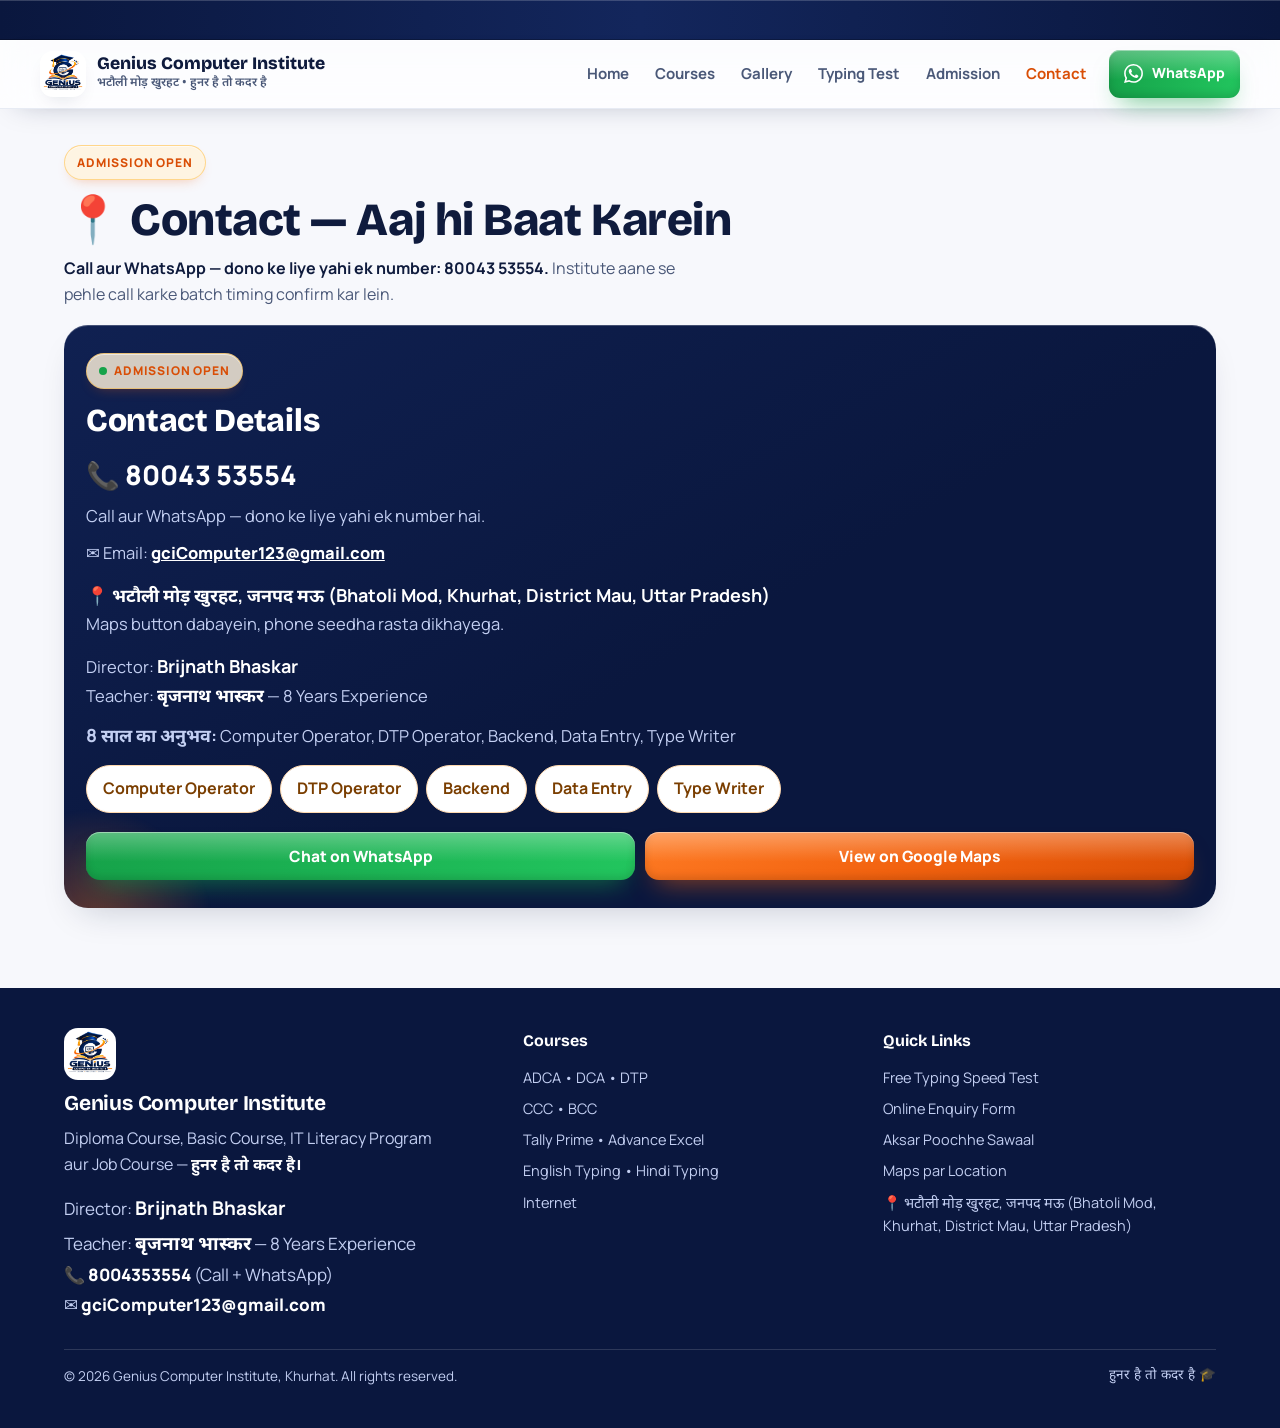
<file: contact.html>
<!doctype html>
<html lang="hi">
<head>
<meta charset="utf-8" />
<meta name="viewport" content="width=device-width, initial-scale=1, viewport-fit=cover" />
<link rel="manifest" href="manifest.webmanifest" />
  <meta name="theme-color" content="#0A173E" />
  <link rel="apple-touch-icon" href="assets/icon-192.png" />
<meta name="color-scheme" content="light dark" />
<meta name="description" content="Genius Computer Institute ka pata — भटौली मोड़ खुरहट, जनपद मऊ (Bhatoli Mod, Khurhat, District Mau, Uttar Pradesh). Call / WhatsApp: 8004353554" />
<link rel="icon" type="image/png" href="assets/logo.png" />
<title>Contact — Genius Computer Institute, Khurhat, Mau</title>
<link rel="preconnect" href="https://fonts.googleapis.com" />
<link rel="preconnect" href="https://fonts.gstatic.com" crossorigin />
<link href="https://fonts.googleapis.com/css2?family=Bricolage+Grotesque:opsz,wght@12..96,600;12..96,700;12..96,800&family=Manrope:wght@400;500;600;700;800&family=Noto+Sans+Devanagari:wght@400;600;700;800&display=swap" rel="stylesheet" />
<link rel="stylesheet" href="style.css?v=4" />
</head>
<body data-page="contact">
<div class="ticker" aria-hidden="true"><div class="ticker-track" id="tickerTrack">
  <span>🎓 <b>Admission Open</b> — New Batch शुरू हो रहे हैं</span><span>📞 Call / WhatsApp: <b>80043 53554</b></span><span class="hi">लड़कियों के लिए अलग से बैच</span><span>CCC • ADCA • DCA • DTP • Tally Prime • Advance Excel • Typing</span><span class="hi">पता — भटौली मोड़ खुरहट, जनपद मऊ (Bhatoli Mod, Khurhat, District Mau, Uttar Pradesh)</span>
</div></div>
<header>
  <div class="wrap nav">
    <a class="brand" href="index.html" aria-label="Genius Computer Institute — Home">
      <img class="brand-logo" src="assets/logo.png" alt="Genius Computer Institute ka logo" width="46" height="46" />
      <span><span class="brand-name">Genius Computer Institute</span><span class="brand-sub hi">भटौली मोड़ खुरहट • हुनर है तो कदर है</span></span>
    </a>
    <nav class="nav-links" aria-label="Main"><a href="index.html">Home</a><a href="courses.html">Courses</a><a href="gallery.html">Gallery</a><a href="typing.html">Typing Test</a><a href="admission.html">Admission</a><a href="contact.html" aria-current="page">Contact</a></nav>
    <a class="btn btn-wa btn-sm" href="https://wa.me/918004353554?text=Namaste%2C%20mujhe%20Genius%20Computer%20Institute%20me%20admission%20ki%20jaankari%20chahiye." target="_blank" rel="noopener"><svg viewBox="0 0 24 24" fill="currentColor"><path d="M17.47 14.38c-.3-.15-1.76-.87-2.03-.97-.27-.1-.47-.15-.67.15-.2.3-.77.97-.94 1.17-.17.2-.35.22-.65.07-.3-.15-1.25-.46-2.39-1.47-.88-.79-1.47-1.76-1.64-2.06-.17-.3-.02-.46.13-.61.13-.13.3-.35.45-.52.15-.17.2-.3.3-.5.1-.2.05-.37-.02-.52-.07-.15-.67-1.62-.92-2.22-.24-.58-.49-.5-.67-.51h-.57c-.2 0-.52.07-.8.37-.27.3-1.04 1.02-1.04 2.5 0 1.47 1.07 2.89 1.22 3.09.15.2 2.11 3.22 5.1 4.51.71.31 1.27.49 1.7.63.72.23 1.37.2 1.88.12.57-.09 1.76-.72 2.01-1.41.25-.7.25-1.29.17-1.41-.07-.12-.27-.2-.57-.35M12.05 21.79h-.01a9.87 9.87 0 0 1-5.03-1.38l-.36-.21-3.74.98 1-3.65-.24-.37a9.82 9.82 0 0 1-1.51-5.26c0-5.45 4.44-9.88 9.9-9.88a9.83 9.83 0 0 1 9.88 9.89c0 5.45-4.43 9.88-9.89 9.88m8.42-18.3A11.82 11.82 0 0 0 12.05 0C5.5 0 .16 5.34.16 11.9c0 2.1.55 4.14 1.59 5.95L.06 24l6.3-1.65a11.9 11.9 0 0 0 5.68 1.45h.01c6.55 0 11.89-5.34 11.89-11.9 0-3.18-1.24-6.16-3.47-8.41"/></svg>WhatsApp</a>
  </div>
</header>
<main id="top">
<section class="page-hero"><div class="wrap">
  <span class="tag">Admission Open</span>
  <h1 style="margin-top:14px">📍 Contact — Aaj hi Baat Karein</h1>
  <p class="lead"><b>Call aur WhatsApp — dono ke liye yahi ek number: 80043 53554.</b> Institute aane se pehle call karke batch timing confirm kar lein.</p>
</div></section>
<section id="contact" style="padding-top:8px">
    <div class="wrap">
      <div class="contact-grid">
        <div class="addr">
          <span class="tag"><span class="dot"></span> Admission Open</span>
          <h2>Contact Details</h2>
          <div class="big"><a href="tel:+918004353554" style="color:#fff;text-decoration:none">📞 80043 53554</a></div>
          <p style="margin-top:6px">Call aur WhatsApp — dono ke liye yahi ek number hai.</p>
          <p style="margin-top:10px">✉️ Email: <a href="mailto:gciComputer123@gmail.com" style="color:#fff;font-weight:800">gciComputer123@gmail.com</a></p>
          <p style="margin-top:14px;font-size:18px;font-weight:700;color:#fff">📍 भटौली मोड़ खुरहट, जनपद मऊ (Bhatoli Mod, Khurhat, District Mau, Uttar Pradesh)</p>
          <p>Maps button dabayein, phone seedha rasta dikhayega.</p>
          <p style="margin-top:14px">Director: <b style="color:#fff">Brijnath Bhaskar</b><br />Teacher: <b style="color:#fff">बृजनाथ भास्कर</b> — 8 Years Experience</p><p style="margin-top:10px"><b>8 साल का अनुभव:</b> Computer Operator, DTP Operator, Backend, Data Entry, Type Writer</p><div class="exp-chips"><span class="exp-chip">Computer Operator</span><span class="exp-chip">DTP Operator</span><span class="exp-chip">Backend</span><span class="exp-chip">Data Entry</span><span class="exp-chip">Type Writer</span></div>
          <div class="btns"><a class="btn btn-wa" href="https://wa.me/918004353554?text=Namaste%2C%20mujhe%20Genius%20Computer%20Institute%20me%20admission%20ki%20jaankari%20chahiye." target="_blank" rel="noopener">Chat on WhatsApp</a><a class="btn btn-saffron" href="https://www.google.com/maps/search/?api=1&query=XFVG%2B97H+Mahaso+Khurahat+Kasari+Uttar+Pradesh+276403" target="_blank" rel="noopener">View on Google Maps</a></div>
        </div>
      </div>
    </div>
  </section>

</main>
<footer>
  <div class="wrap">
    <div class="foot-grid">
      <div>
        <img class="foot-logo" src="assets/logo.png" alt="Genius Computer Institute ka logo" width="52" height="52" />
        <h3 style="font-size:21px;margin:0 0 10px">Genius Computer Institute</h3>
        <p style="margin:0;max-width:38ch">Diploma Course, Basic Course, IT Literacy Program aur Job Course — <span class="hi" style="color:#fff;font-weight:700">हुनर है तो कदर है।</span></p>
        <p class="foot-teacher" style="margin:12px 0 0">Director: <b style="color:#fff">Brijnath Bhaskar</b><br />Teacher: <b style="color:#fff">बृजनाथ भास्कर</b> — 8 Years Experience<br />📞 <a href="tel:+918004353554" style="color:#fff;font-weight:800">80043 53554</a> (Call + WhatsApp)<br />✉️ <a href="mailto:gciComputer123@gmail.com" style="color:#fff;font-weight:800">gciComputer123@gmail.com</a></p>
      </div>
      <div>
        <h4>Courses</h4>
        <ul>
          <li><a href="courses.html">ADCA</a> • <a href="courses.html">DCA</a> • <a href="courses.html">DTP</a></li>
          <li><a href="courses.html">CCC</a> • <a href="courses.html">BCC</a></li>
          <li><a href="courses.html">Tally Prime</a> • <a href="courses.html">Advance Excel</a></li>
          <li><a href="courses.html">English Typing</a> • <a href="courses.html">Hindi Typing</a></li>
          <li><a href="courses.html">Internet</a></li>
        </ul>
      </div>
      <div>
        <h4>Quick Links</h4>
        <ul>
          <li><a href="typing.html">Free Typing Speed Test</a></li>
          <li><a href="admission.html">Online Enquiry Form</a></li>
          <li><a href="admission.html#faq">Aksar Poochhe Sawaal</a></li>
          <li><a href="https://www.google.com/maps/search/?api=1&query=XFVG%2B97H+Mahaso+Khurahat+Kasari+Uttar+Pradesh+276403" target="_blank" rel="noopener">Maps par Location</a></li>
          <li>📍 भटौली मोड़ खुरहट, जनपद मऊ (Bhatoli Mod, Khurhat, District Mau, Uttar Pradesh)</li>
        </ul>
      </div>
    </div>
    <div class="foot-bottom">
      <span>© <span id="yr"></span> Genius Computer Institute, Khurhat. All rights reserved.</span>
      <span class="hi">हुनर है तो कदर है 🎓</span>
    </div>
  </div>
</footer>
<nav class="stickybar" aria-label="App navigation"><span class="bar-pill" aria-hidden="true"></span><a href="index.html" data-tab="top"><span class="tab-ic"><svg viewBox="0 0 24 24" fill="none" stroke="currentColor" stroke-width="2" stroke-linecap="round" stroke-linejoin="round"><path d="m3 10 9-7 9 7v10a2 2 0 0 1-2 2H5a2 2 0 0 1-2-2z"/><path d="M9 22V12h6v10"/></svg></span><span class="tab-lb">Home</span></a><a href="courses.html" data-tab="courses"><span class="tab-ic"><svg viewBox="0 0 24 24" fill="none" stroke="currentColor" stroke-width="2" stroke-linecap="round" stroke-linejoin="round"><path d="M4 19.5A2.5 2.5 0 0 1 6.5 17H20V2H6.5A2.5 2.5 0 0 0 4 4.5v15z"/><path d="M4 19.5A2.5 2.5 0 0 0 6.5 22H20v-5"/></svg></span><span class="tab-lb">Courses</span></a><a href="typing.html" data-tab="typing"><span class="tab-ic"><svg viewBox="0 0 24 24" fill="none" stroke="currentColor" stroke-width="2" stroke-linecap="round" stroke-linejoin="round"><rect x="2" y="6" width="20" height="12" rx="2"/><path d="M6 10h.01M10 10h.01M14 10h.01M18 10h.01M9 14h6"/></svg></span><span class="tab-lb">Typing Test</span></a><a class="call" href="tel:+918004353554"><span class="tab-ic"><svg viewBox="0 0 24 24" fill="none" stroke="currentColor" stroke-width="2" stroke-linecap="round" stroke-linejoin="round"><path d="M22 16.92v3a2 2 0 0 1-2.18 2 19.79 19.79 0 0 1-8.63-3.07 19.5 19.5 0 0 1-6-6 19.79 19.79 0 0 1-3.07-8.67A2 2 0 0 1 4.11 2h3a2 2 0 0 1 2 1.72c.13.96.36 1.9.7 2.81a2 2 0 0 1-.45 2.11L8.09 9.91a16 16 0 0 0 6 6l1.27-1.27a2 2 0 0 1 2.11-.45c.91.34 1.85.57 2.81.7A2 2 0 0 1 22 16.92z"/></svg></span><span class="tab-lb">Call</span></a><a href="admission.html" data-tab="enquiry"><span class="tab-ic"><svg viewBox="0 0 24 24" fill="none" stroke="currentColor" stroke-width="2" stroke-linecap="round" stroke-linejoin="round"><path d="M12 20h9"/><path d="M16.5 3.5a2.1 2.1 0 0 1 3 3L7 19l-4 1 1-4Z"/></svg><span class="tab-badge" aria-hidden="true"></span></span><span class="tab-lb">Enquiry</span></a></nav>
<script src="script.js?v=4"></script>
</body>
</html>
</file>
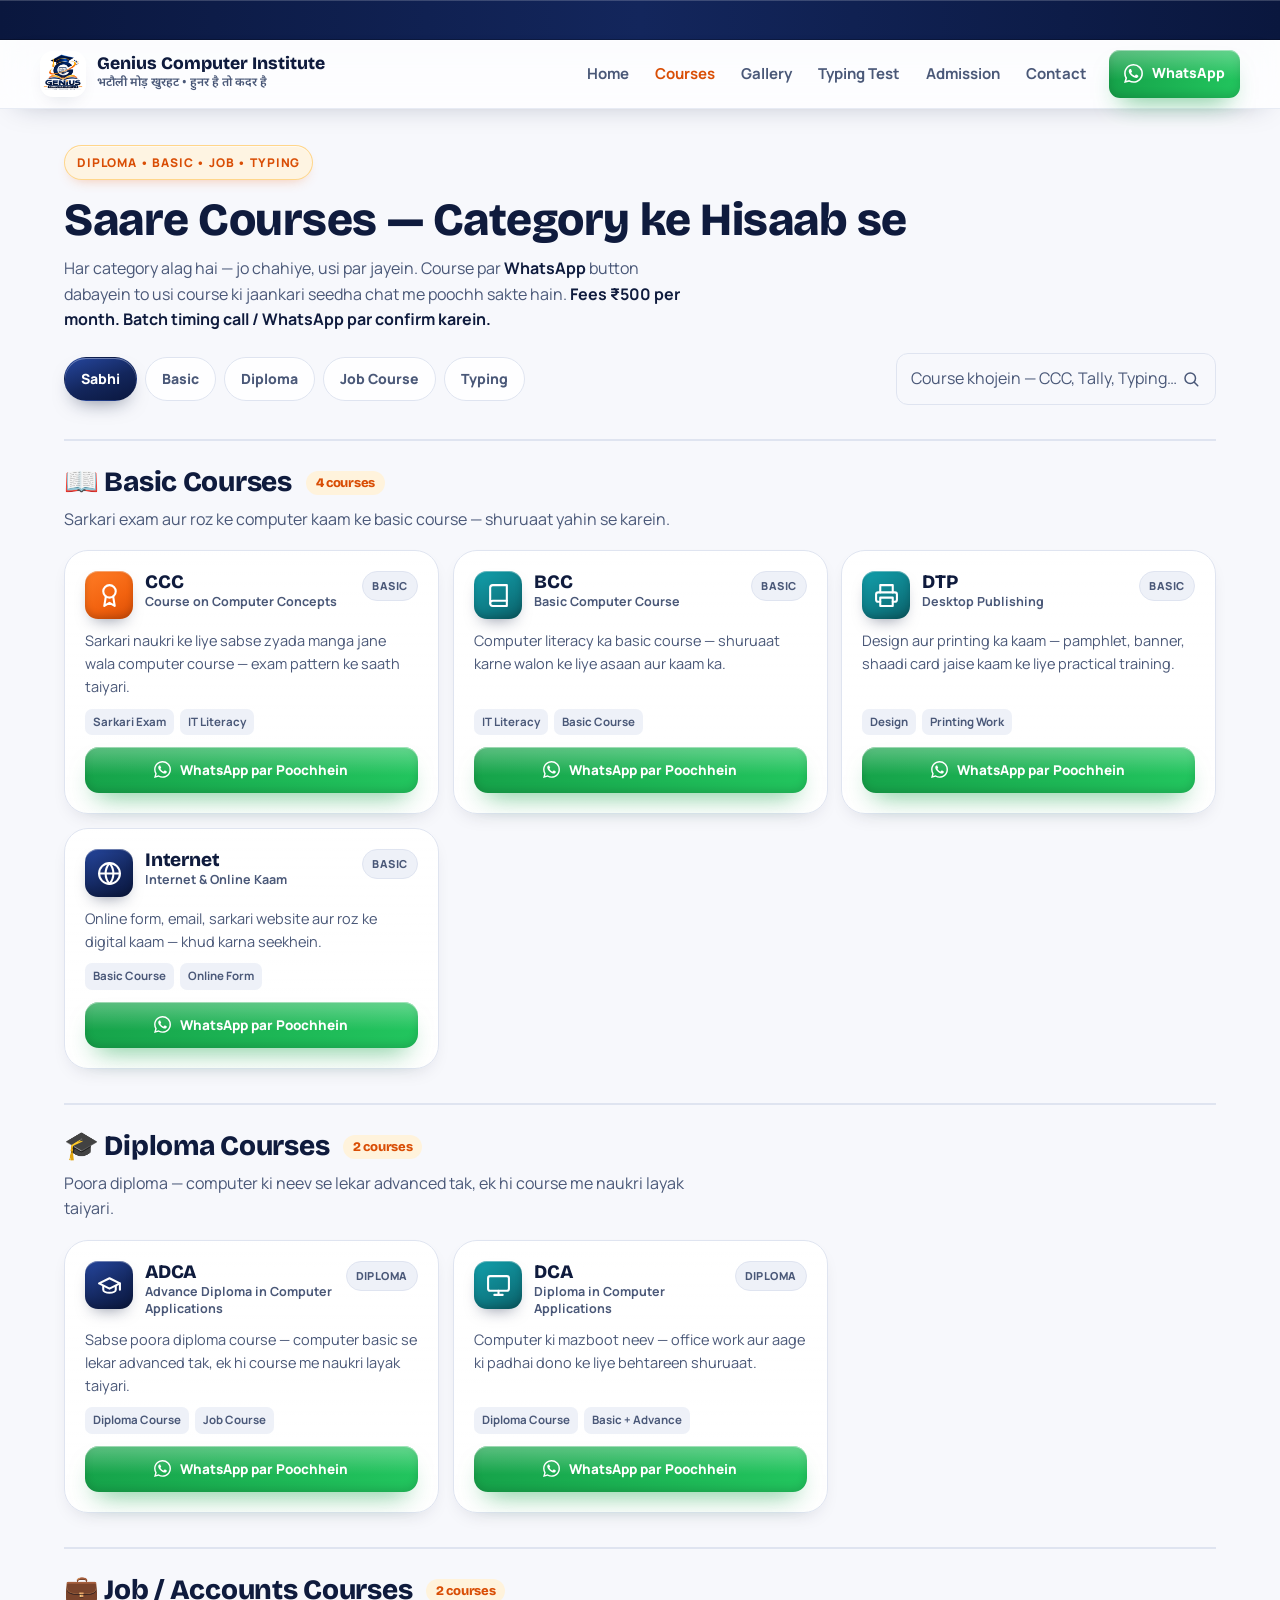
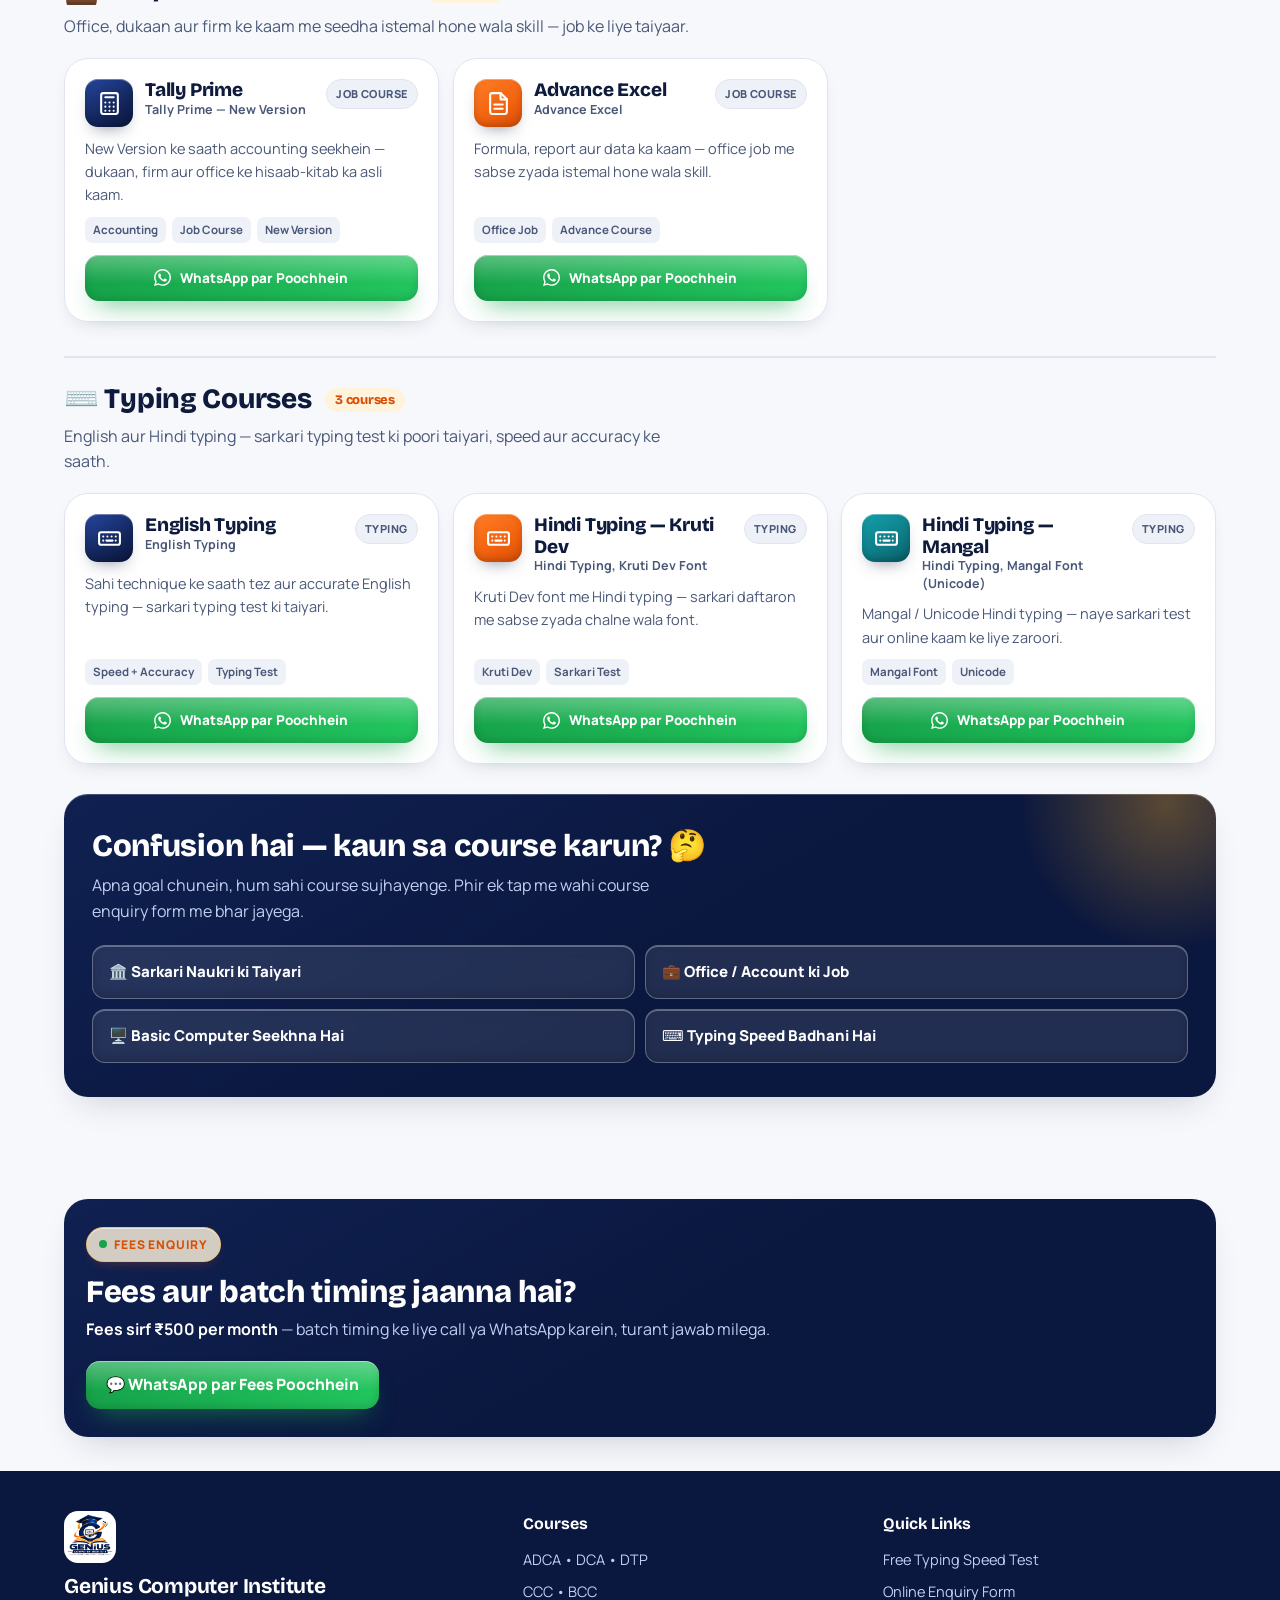
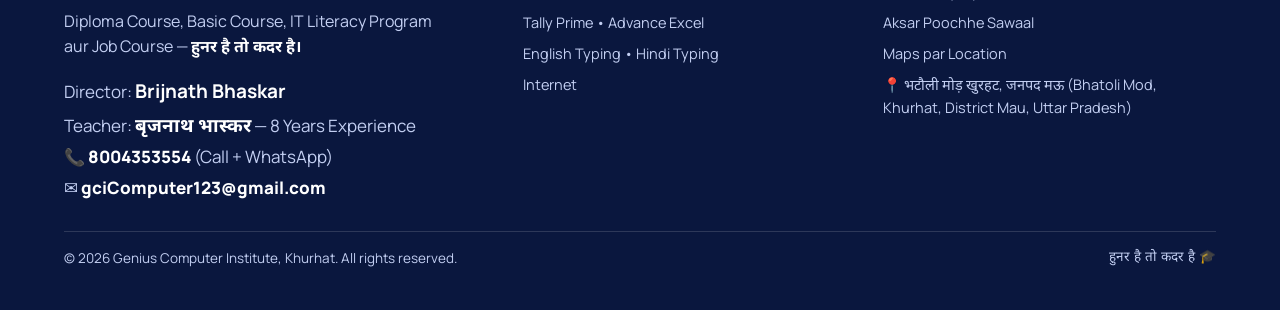
<file: courses.html>
<!doctype html>
<html lang="hi">
<head>
<meta charset="utf-8" />
<meta name="viewport" content="width=device-width, initial-scale=1, viewport-fit=cover" />
<link rel="manifest" href="manifest.webmanifest" />
  <meta name="theme-color" content="#0A173E" />
  <link rel="apple-touch-icon" href="assets/icon-192.png" />
<meta name="color-scheme" content="light dark" />
<meta name="description" content="Genius Computer Institute ke saare courses — Diploma, Basic, Job aur Typing, category ke hisaab se. Admission Open. Call / WhatsApp: 8004353554" />
<link rel="icon" type="image/png" href="assets/logo.png" />
<title>Courses — Genius Computer Institute | ADCA, CCC, Tally, Typing</title>
<link rel="preconnect" href="https://fonts.googleapis.com" />
<link rel="preconnect" href="https://fonts.gstatic.com" crossorigin />
<link href="https://fonts.googleapis.com/css2?family=Bricolage+Grotesque:opsz,wght@12..96,600;12..96,700;12..96,800&family=Manrope:wght@400;500;600;700;800&family=Noto+Sans+Devanagari:wght@400;600;700;800&display=swap" rel="stylesheet" />
<link rel="stylesheet" href="style.css?v=4" />
</head>
<body data-page="courses">
<div class="ticker" aria-hidden="true"><div class="ticker-track" id="tickerTrack">
  <span>🎓 <b>Admission Open</b> — New Batch शुरू हो रहे हैं</span><span>📞 Call / WhatsApp: <b>80043 53554</b></span><span class="hi">लड़कियों के लिए अलग से बैच</span><span>CCC • ADCA • DCA • DTP • Tally Prime • Advance Excel • Typing</span><span class="hi">पता — भटौली मोड़ खुरहट, जनपद मऊ (Bhatoli Mod, Khurhat, District Mau, Uttar Pradesh)</span>
</div></div>
<header>
  <div class="wrap nav">
    <a class="brand" href="index.html" aria-label="Genius Computer Institute — Home">
      <img class="brand-logo" src="assets/logo.png" alt="Genius Computer Institute ka logo" width="46" height="46" />
      <span><span class="brand-name">Genius Computer Institute</span><span class="brand-sub hi">भटौली मोड़ खुरहट • हुनर है तो कदर है</span></span>
    </a>
    <nav class="nav-links" aria-label="Main"><a href="index.html">Home</a><a href="courses.html" aria-current="page">Courses</a><a href="gallery.html">Gallery</a><a href="typing.html">Typing Test</a><a href="admission.html">Admission</a><a href="contact.html">Contact</a></nav>
    <a class="btn btn-wa btn-sm" href="https://wa.me/918004353554?text=Namaste%2C%20mujhe%20Genius%20Computer%20Institute%20me%20admission%20ki%20jaankari%20chahiye." target="_blank" rel="noopener"><svg viewBox="0 0 24 24" fill="currentColor"><path d="M17.47 14.38c-.3-.15-1.76-.87-2.03-.97-.27-.1-.47-.15-.67.15-.2.3-.77.97-.94 1.17-.17.2-.35.22-.65.07-.3-.15-1.25-.46-2.39-1.47-.88-.79-1.47-1.76-1.64-2.06-.17-.3-.02-.46.13-.61.13-.13.3-.35.45-.52.15-.17.2-.3.3-.5.1-.2.05-.37-.02-.52-.07-.15-.67-1.62-.92-2.22-.24-.58-.49-.5-.67-.51h-.57c-.2 0-.52.07-.8.37-.27.3-1.04 1.02-1.04 2.5 0 1.47 1.07 2.89 1.22 3.09.15.2 2.11 3.22 5.1 4.51.71.31 1.27.49 1.7.63.72.23 1.37.2 1.88.12.57-.09 1.76-.72 2.01-1.41.25-.7.25-1.29.17-1.41-.07-.12-.27-.2-.57-.35M12.05 21.79h-.01a9.87 9.87 0 0 1-5.03-1.38l-.36-.21-3.74.98 1-3.65-.24-.37a9.82 9.82 0 0 1-1.51-5.26c0-5.45 4.44-9.88 9.9-9.88a9.83 9.83 0 0 1 9.88 9.89c0 5.45-4.43 9.88-9.89 9.88m8.42-18.3A11.82 11.82 0 0 0 12.05 0C5.5 0 .16 5.34.16 11.9c0 2.1.55 4.14 1.59 5.95L.06 24l6.3-1.65a11.9 11.9 0 0 0 5.68 1.45h.01c6.55 0 11.89-5.34 11.89-11.9 0-3.18-1.24-6.16-3.47-8.41"/></svg>WhatsApp</a>
  </div>
</header>
<main id="top">
<section class="page-hero"><div class="wrap">
  <span class="tag">Diploma • Basic • Job • Typing</span>
  <h1 style="margin-top:14px">Saare Courses — Category ke Hisaab se</h1>
  <p class="lead">Har category alag hai — jo chahiye, usi par jayein. Course par <b>WhatsApp</b> button dabayein to usi course ki jaankari seedha chat me poochh sakte hain. <b>Fees ₹500 per month. Batch timing call / WhatsApp par confirm karein.</b></p>
</div></section>
<section style="padding-top:10px"><div class="wrap">
  <div class="toolbar">
    <div class="tabs" role="group" aria-label="Course filter">
      <button class="tab" data-filter="all" aria-pressed="true">Sabhi</button>
      <button class="tab" data-filter="basic" aria-pressed="false">Basic</button>
      <button class="tab" data-filter="diploma" aria-pressed="false">Diploma</button>
      <button class="tab" data-filter="job" aria-pressed="false">Job Course</button>
      <button class="tab" data-filter="typing" aria-pressed="false">Typing</button>
    </div>
    <div class="search">
      <svg viewBox="0 0 24 24" fill="none" stroke="currentColor" stroke-width="2" stroke-linecap="round"><circle cx="11" cy="11" r="7"/><path d="m21 21-4.3-4.3"/></svg>
      <input type="text" id="courseSearch" placeholder="Course khojein — CCC, Tally, Typing…" aria-label="Course search" />
    </div>
  </div>
  <div class="no-result" id="noResult">Is naam ka course nahi mila — <a href="https://wa.me/918004353554" target="_blank" rel="noopener" style="color:var(--saffron-d);font-weight:800">WhatsApp par poochh lein</a>, ho sakta hai batch chal raha ho.</div>
  <div class="cat-group" data-group-section="basic">
    <h2>📖 Basic Courses <span class="count">4 courses</span></h2>
    <p>Sarkari exam aur roz ke computer kaam ke basic course — shuruaat yahin se karein.</p>
    <div class="course-grid" data-course-grid="basic"></div>
  </div>
  <div class="cat-group" data-group-section="diploma">
    <h2>🎓 Diploma Courses <span class="count">2 courses</span></h2>
    <p>Poora diploma — computer ki neev se lekar advanced tak, ek hi course me naukri layak taiyari.</p>
    <div class="course-grid" data-course-grid="diploma"></div>
  </div>
  <div class="cat-group" data-group-section="job">
    <h2>💼 Job / Accounts Courses <span class="count">2 courses</span></h2>
    <p>Office, dukaan aur firm ke kaam me seedha istemal hone wala skill — job ke liye taiyaar.</p>
    <div class="course-grid" data-course-grid="job"></div>
  </div>
  <div class="cat-group" data-group-section="typing">
    <h2>⌨️ Typing Courses <span class="count">3 courses</span></h2>
    <p>English aur Hindi typing — sarkari typing test ki poori taiyari, speed aur accuracy ke saath.</p>
    <div class="course-grid" data-course-grid="typing"></div>
  </div>
  <div class="helper" style="margin-top:30px">
        <h2>Confusion hai — kaun sa course karun? 🤔</h2>
        <p>Apna goal chunein, hum sahi course sujhayenge. Phir ek tap me wahi course enquiry form me bhar jayega.</p>
        <div class="goal-row">
          <button class="goal" data-goal="govt" aria-pressed="false">🏛️ Sarkari Naukri ki Taiyari</button>
          <button class="goal" data-goal="office" aria-pressed="false">💼 Office / Account ki Job</button>
          <button class="goal" data-goal="basic" aria-pressed="false">🖥️ Basic Computer Seekhna Hai</button>
          <button class="goal" data-goal="typing" aria-pressed="false">⌨️ Typing Speed Badhani Hai</button>
        </div>
        <div class="goal-out" id="goalOut"></div>
      </div>
    </div>
</section>
<div class="wrap"><div class="highlight-band reveal">
      <span class="tag"><span class="dot"></span> Fees Enquiry</span>
      <h2 style="margin-top:12px">Fees aur batch timing jaanna hai?</h2>
      <p><b>Fees sirf ₹500 per month</b> — batch timing ke liye call ya WhatsApp karein, turant jawab milega.</p>
      <div class="btns"><a class="btn btn-wa" href="https://wa.me/918004353554?text=Namaste%2C%20mujhe%20fees%20aur%20batch%20timing%20ki%20jaankari%20chahiye." target="_blank" rel="noopener">💬 WhatsApp par Fees Poochhein</a></div>
    </div></div>
</main>
<footer>
  <div class="wrap">
    <div class="foot-grid">
      <div>
        <img class="foot-logo" src="assets/logo.png" alt="Genius Computer Institute ka logo" width="52" height="52" />
        <h3 style="font-size:21px;margin:0 0 10px">Genius Computer Institute</h3>
        <p style="margin:0;max-width:38ch">Diploma Course, Basic Course, IT Literacy Program aur Job Course — <span class="hi" style="color:#fff;font-weight:700">हुनर है तो कदर है।</span></p>
        <p class="foot-teacher" style="margin:12px 0 0">Director: <b style="color:#fff">Brijnath Bhaskar</b><br />Teacher: <b style="color:#fff">बृजनाथ भास्कर</b> — 8 Years Experience<br />📞 <a href="tel:+918004353554" style="color:#fff;font-weight:800">80043 53554</a> (Call + WhatsApp)<br />✉️ <a href="mailto:gciComputer123@gmail.com" style="color:#fff;font-weight:800">gciComputer123@gmail.com</a></p>
      </div>
      <div>
        <h4>Courses</h4>
        <ul>
          <li><a href="courses.html">ADCA</a> • <a href="courses.html">DCA</a> • <a href="courses.html">DTP</a></li>
          <li><a href="courses.html">CCC</a> • <a href="courses.html">BCC</a></li>
          <li><a href="courses.html">Tally Prime</a> • <a href="courses.html">Advance Excel</a></li>
          <li><a href="courses.html">English Typing</a> • <a href="courses.html">Hindi Typing</a></li>
          <li><a href="courses.html">Internet</a></li>
        </ul>
      </div>
      <div>
        <h4>Quick Links</h4>
        <ul>
          <li><a href="typing.html">Free Typing Speed Test</a></li>
          <li><a href="admission.html">Online Enquiry Form</a></li>
          <li><a href="admission.html#faq">Aksar Poochhe Sawaal</a></li>
          <li><a href="https://www.google.com/maps/search/?api=1&query=XFVG%2B97H+Mahaso+Khurahat+Kasari+Uttar+Pradesh+276403" target="_blank" rel="noopener">Maps par Location</a></li>
          <li>📍 भटौली मोड़ खुरहट, जनपद मऊ (Bhatoli Mod, Khurhat, District Mau, Uttar Pradesh)</li>
        </ul>
      </div>
    </div>
    <div class="foot-bottom">
      <span>© <span id="yr"></span> Genius Computer Institute, Khurhat. All rights reserved.</span>
      <span class="hi">हुनर है तो कदर है 🎓</span>
    </div>
  </div>
</footer>
<nav class="stickybar" aria-label="App navigation"><span class="bar-pill" aria-hidden="true"></span><a href="index.html" data-tab="top"><span class="tab-ic"><svg viewBox="0 0 24 24" fill="none" stroke="currentColor" stroke-width="2" stroke-linecap="round" stroke-linejoin="round"><path d="m3 10 9-7 9 7v10a2 2 0 0 1-2 2H5a2 2 0 0 1-2-2z"/><path d="M9 22V12h6v10"/></svg></span><span class="tab-lb">Home</span></a><a href="courses.html" data-tab="courses" class="tab-active"><span class="tab-ic"><svg viewBox="0 0 24 24" fill="none" stroke="currentColor" stroke-width="2" stroke-linecap="round" stroke-linejoin="round"><path d="M4 19.5A2.5 2.5 0 0 1 6.5 17H20V2H6.5A2.5 2.5 0 0 0 4 4.5v15z"/><path d="M4 19.5A2.5 2.5 0 0 0 6.5 22H20v-5"/></svg></span><span class="tab-lb">Courses</span></a><a href="typing.html" data-tab="typing"><span class="tab-ic"><svg viewBox="0 0 24 24" fill="none" stroke="currentColor" stroke-width="2" stroke-linecap="round" stroke-linejoin="round"><rect x="2" y="6" width="20" height="12" rx="2"/><path d="M6 10h.01M10 10h.01M14 10h.01M18 10h.01M9 14h6"/></svg></span><span class="tab-lb">Typing Test</span></a><a class="call" href="tel:+918004353554"><span class="tab-ic"><svg viewBox="0 0 24 24" fill="none" stroke="currentColor" stroke-width="2" stroke-linecap="round" stroke-linejoin="round"><path d="M22 16.92v3a2 2 0 0 1-2.18 2 19.79 19.79 0 0 1-8.63-3.07 19.5 19.5 0 0 1-6-6 19.79 19.79 0 0 1-3.07-8.67A2 2 0 0 1 4.11 2h3a2 2 0 0 1 2 1.72c.13.96.36 1.9.7 2.81a2 2 0 0 1-.45 2.11L8.09 9.91a16 16 0 0 0 6 6l1.27-1.27a2 2 0 0 1 2.11-.45c.91.34 1.85.57 2.81.7A2 2 0 0 1 22 16.92z"/></svg></span><span class="tab-lb">Call</span></a><a href="admission.html" data-tab="enquiry"><span class="tab-ic"><svg viewBox="0 0 24 24" fill="none" stroke="currentColor" stroke-width="2" stroke-linecap="round" stroke-linejoin="round"><path d="M12 20h9"/><path d="M16.5 3.5a2.1 2.1 0 0 1 3 3L7 19l-4 1 1-4Z"/></svg><span class="tab-badge" aria-hidden="true"></span></span><span class="tab-lb">Enquiry</span></a></nav>
<script src="script.js?v=4"></script>
</body>
</html>
</file>
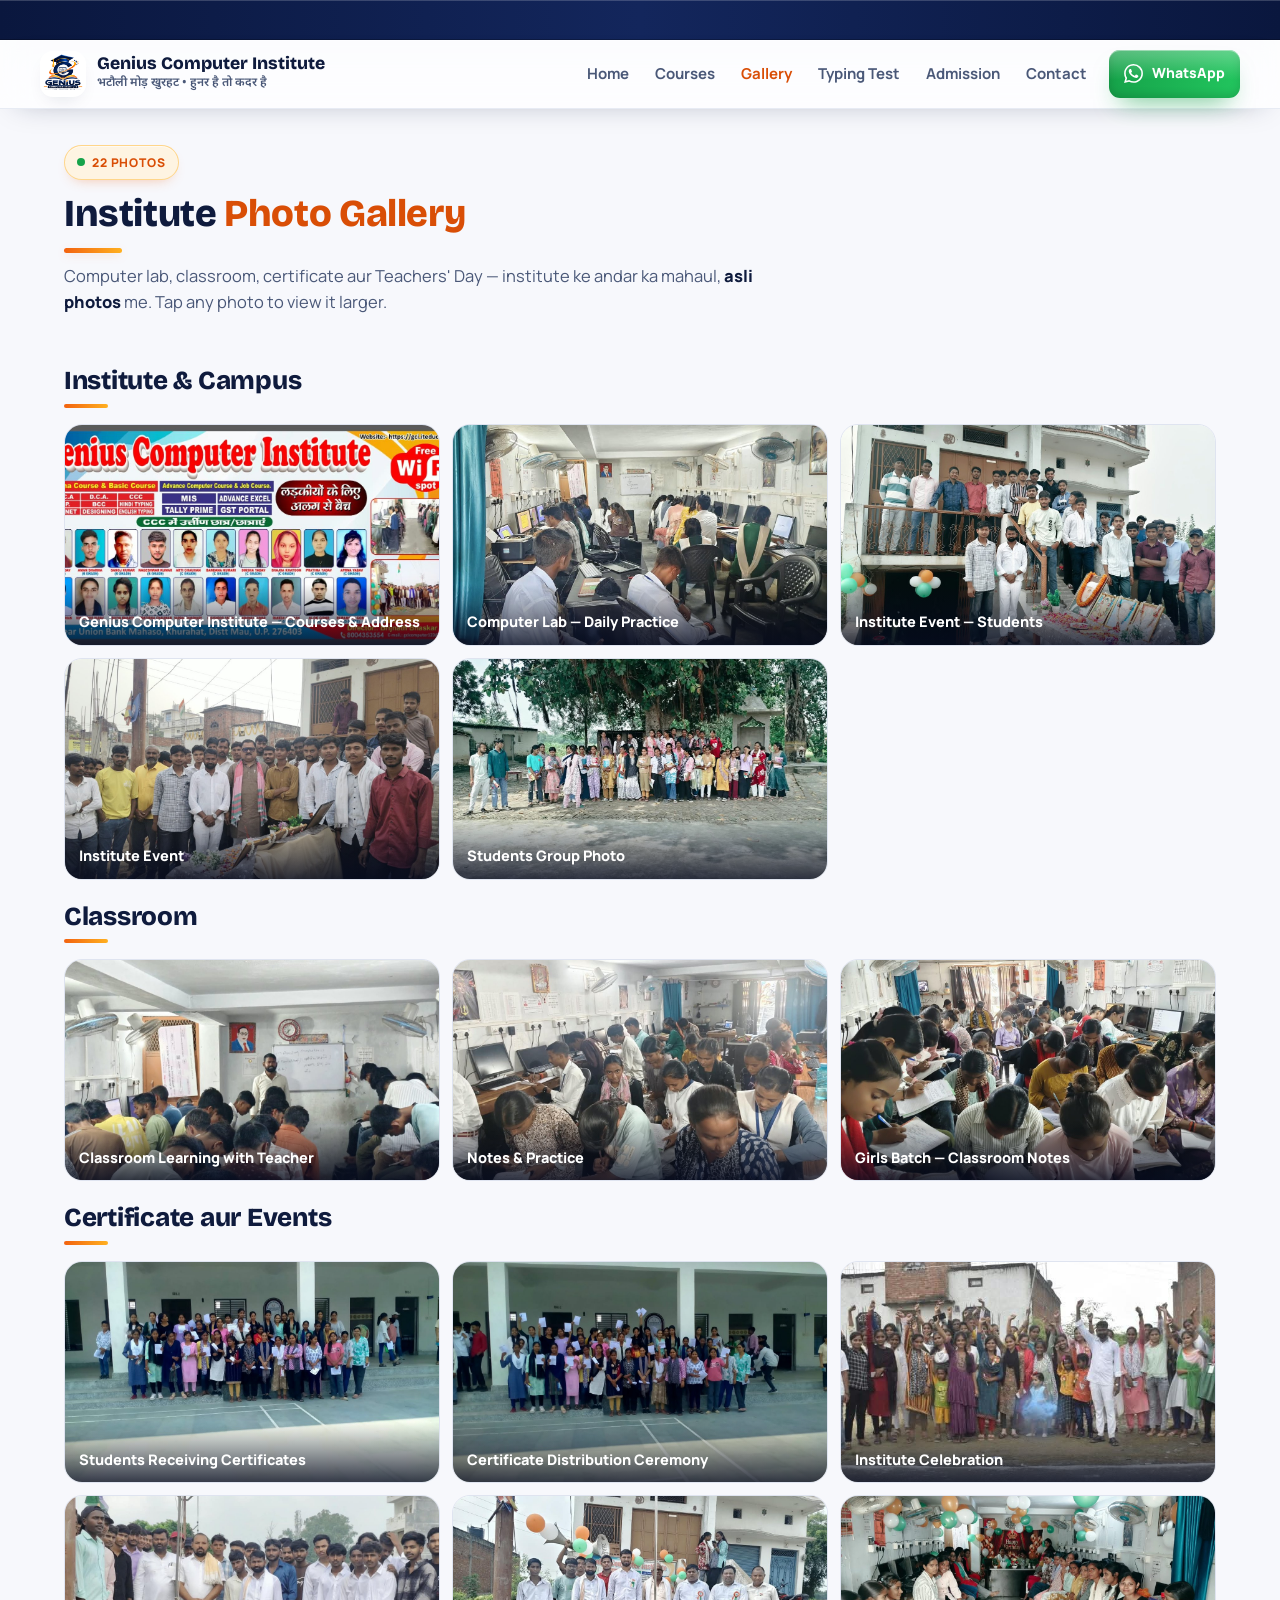
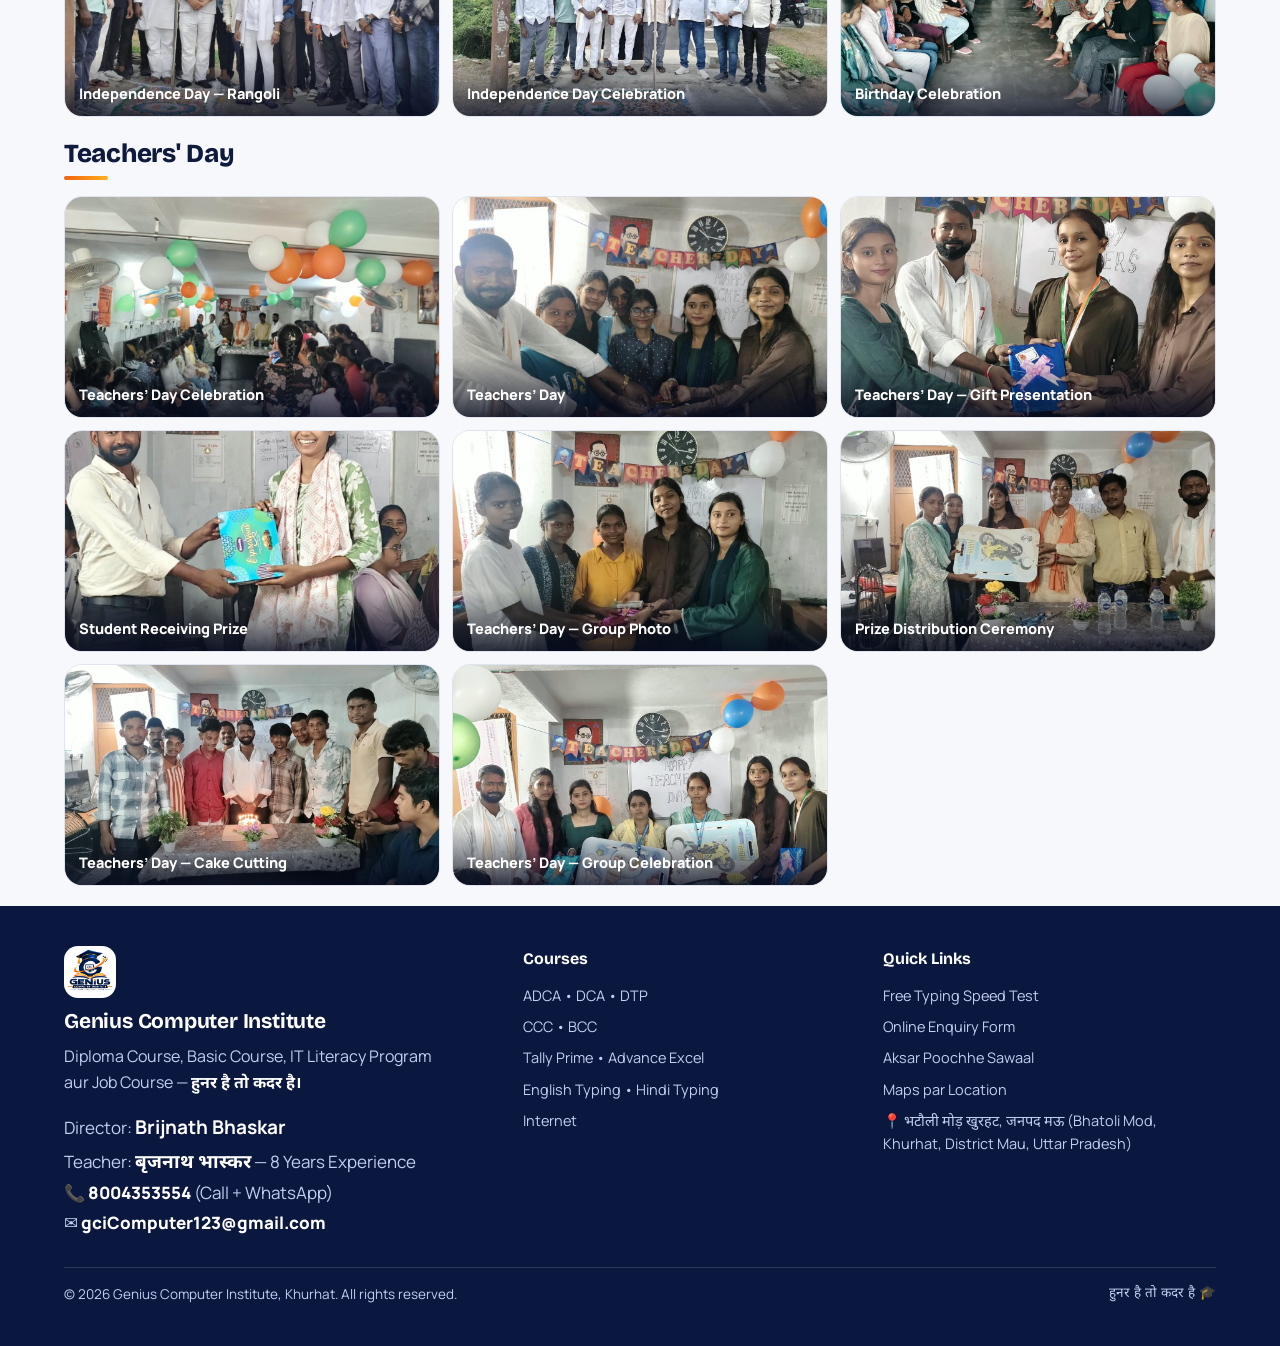
<file: gallery.html>
<!doctype html>
<html lang="hi">
<head>
<meta charset="utf-8" />
<meta name="viewport" content="width=device-width, initial-scale=1, viewport-fit=cover" />
<link rel="manifest" href="manifest.webmanifest" />
  <meta name="theme-color" content="#0A173E" />
  <link rel="apple-touch-icon" href="assets/icon-192.png" />
<meta name="color-scheme" content="light dark" />
<meta name="description" content="Genius Computer Institute ki photo gallery — computer lab, classroom, certificate aur Teachers' Day ki 22 photos. Khurhat, District Mau." />
<link rel="icon" type="image/png" href="assets/logo.png" />
<title>Photo Gallery — Genius Computer Institute, Khurhat</title>
<link rel="preconnect" href="https://fonts.googleapis.com" />
<link rel="preconnect" href="https://fonts.gstatic.com" crossorigin />
<link href="https://fonts.googleapis.com/css2?family=Bricolage+Grotesque:opsz,wght@12..96,600;12..96,700;12..96,800&family=Manrope:wght@400;500;600;700;800&family=Noto+Sans+Devanagari:wght@400;600;700;800&display=swap" rel="stylesheet" />
<link rel="stylesheet" href="style.css?v=4" />
</head>
<body data-page="gallery">
<div class="ticker" aria-hidden="true"><div class="ticker-track" id="tickerTrack">
  <span>🎓 <b>Admission Open</b> — New Batch शुरू हो रहे हैं</span><span>📞 Call / WhatsApp: <b>80043 53554</b></span><span class="hi">लड़कियों के लिए अलग से बैच</span><span>CCC • ADCA • DCA • DTP • Tally Prime • Advance Excel • Typing</span><span class="hi">पता — भटौली मोड़ खुरहट, जनपद मऊ (Bhatoli Mod, Khurhat, District Mau, Uttar Pradesh)</span>
</div></div>
<header>
  <div class="wrap nav">
    <a class="brand" href="index.html" aria-label="Genius Computer Institute — Home">
      <img class="brand-logo" src="assets/logo.png" alt="Genius Computer Institute ka logo" width="46" height="46" />
      <span><span class="brand-name">Genius Computer Institute</span><span class="brand-sub hi">भटौली मोड़ खुरहट • हुनर है तो कदर है</span></span>
    </a>
    <nav class="nav-links" aria-label="Main"><a href="index.html">Home</a><a href="courses.html">Courses</a><a href="gallery.html" aria-current="page">Gallery</a><a href="typing.html">Typing Test</a><a href="admission.html">Admission</a><a href="contact.html">Contact</a></nav>
    <a class="btn btn-wa btn-sm" href="https://wa.me/918004353554?text=Namaste%2C%20mujhe%20Genius%20Computer%20Institute%20me%20admission%20ki%20jaankari%20chahiye." target="_blank" rel="noopener"><svg viewBox="0 0 24 24" fill="currentColor"><path d="M17.47 14.38c-.3-.15-1.76-.87-2.03-.97-.27-.1-.47-.15-.67.15-.2.3-.77.97-.94 1.17-.17.2-.35.22-.65.07-.3-.15-1.25-.46-2.39-1.47-.88-.79-1.47-1.76-1.64-2.06-.17-.3-.02-.46.13-.61.13-.13.3-.35.45-.52.15-.17.2-.3.3-.5.1-.2.05-.37-.02-.52-.07-.15-.67-1.62-.92-2.22-.24-.58-.49-.5-.67-.51h-.57c-.2 0-.52.07-.8.37-.27.3-1.04 1.02-1.04 2.5 0 1.47 1.07 2.89 1.22 3.09.15.2 2.11 3.22 5.1 4.51.71.31 1.27.49 1.7.63.72.23 1.37.2 1.88.12.57-.09 1.76-.72 2.01-1.41.25-.7.25-1.29.17-1.41-.07-.12-.27-.2-.57-.35M12.05 21.79h-.01a9.87 9.87 0 0 1-5.03-1.38l-.36-.21-3.74.98 1-3.65-.24-.37a9.82 9.82 0 0 1-1.51-5.26c0-5.45 4.44-9.88 9.9-9.88a9.83 9.83 0 0 1 9.88 9.89c0 5.45-4.43 9.88-9.89 9.88m8.42-18.3A11.82 11.82 0 0 0 12.05 0C5.5 0 .16 5.34.16 11.9c0 2.1.55 4.14 1.59 5.95L.06 24l6.3-1.65a11.9 11.9 0 0 0 5.68 1.45h.01c6.55 0 11.89-5.34 11.89-11.9 0-3.18-1.24-6.16-3.47-8.41"/></svg>WhatsApp</a>
  </div>
</header>
<main id="top">
<section class="page-hero"><div class="wrap">
<div class="sec-head reveal"><span class="tag"><span class="dot"></span> 22 Photos</span><h2 style="margin-top:12px">Institute <span style="color:var(--saffron-d)">Photo Gallery</span></h2><p>Computer lab, classroom, certificate aur Teachers' Day — institute ke andar ka mahaul, <b>asli photos</b> me. Tap any photo to view it larger.</p></div>
</div></section>
<section style="padding-top:8px;padding-bottom:8px"><div class="wrap"><h3 class="gal-cat reveal">Institute &amp; Campus</h3><div class="gal">
        <figure class="reveal"><a class="gal-link" href="assets/gallery/IMG-20261123-WA0021.jpg"><img src="assets/gallery/IMG-20261123-WA0021.jpg" alt="Genius Computer Institute — Courses & Address" loading="lazy" width="1200" height="599" /></a><figcaption>Genius Computer Institute — Courses & Address</figcaption></figure>
        <figure class="reveal"><a class="gal-link" href="assets/gallery/IMG-20261123-WA0006.jpg"><img src="assets/gallery/IMG-20261123-WA0006.jpg" alt="Computer Lab — Daily Practice" loading="lazy" width="1200" height="900" /></a><figcaption>Computer Lab — Daily Practice</figcaption></figure>
        <figure class="reveal"><a class="gal-link" href="assets/gallery/IMG-20261123-WA0001.jpg"><img src="assets/gallery/IMG-20261123-WA0001.jpg" alt="Institute Event — Students" loading="lazy" width="1200" height="900" /></a><figcaption>Institute Event — Students</figcaption></figure>
        <figure class="reveal"><a class="gal-link" href="assets/gallery/IMG-20261123-WA0000.jpg"><img src="assets/gallery/IMG-20261123-WA0000.jpg" alt="Institute Event" loading="lazy" width="1200" height="900" /></a><figcaption>Institute Event</figcaption></figure>
        <figure class="reveal"><a class="gal-link" href="assets/gallery/IMG-20261123-WA0011.jpg"><img src="assets/gallery/IMG-20261123-WA0011.jpg" alt="Students Group Photo" loading="lazy" width="1200" height="900" /></a><figcaption>Students Group Photo</figcaption></figure>
      </div></div></section>
<section style="padding-top:8px;padding-bottom:8px"><div class="wrap"><h3 class="gal-cat reveal">Classroom</h3><div class="gal">
        <figure class="reveal"><a class="gal-link" href="assets/gallery/IMG-20261123-WA0015.jpg"><img src="assets/gallery/IMG-20261123-WA0015.jpg" alt="Classroom Learning with Teacher" loading="lazy" width="1200" height="900" /></a><figcaption>Classroom Learning with Teacher</figcaption></figure>
        <figure class="reveal"><a class="gal-link" href="assets/gallery/IMG-20261123-WA0018.jpg"><img src="assets/gallery/IMG-20261123-WA0018.jpg" alt="Notes & Practice" loading="lazy" width="1200" height="900" /></a><figcaption>Notes & Practice</figcaption></figure>
        <figure class="reveal"><a class="gal-link" href="assets/gallery/IMG-20261123-WA0019.jpg"><img src="assets/gallery/IMG-20261123-WA0019.jpg" alt="Girls Batch — Classroom Notes" loading="lazy" width="1200" height="900" /></a><figcaption>Girls Batch — Classroom Notes</figcaption></figure>
      </div></div></section>
<section style="padding-top:8px;padding-bottom:8px"><div class="wrap"><h3 class="gal-cat reveal">Certificate aur Events</h3><div class="gal">
        <figure class="reveal"><a class="gal-link" href="assets/gallery/IMG-20261123-WA0012.jpg"><img src="assets/gallery/IMG-20261123-WA0012.jpg" alt="Students Receiving Certificates" loading="lazy" width="1200" height="900" /></a><figcaption>Students Receiving Certificates</figcaption></figure>
        <figure class="reveal"><a class="gal-link" href="assets/gallery/IMG-20261123-WA0013.jpg"><img src="assets/gallery/IMG-20261123-WA0013.jpg" alt="Certificate Distribution Ceremony" loading="lazy" width="1200" height="900" /></a><figcaption>Certificate Distribution Ceremony</figcaption></figure>
        <figure class="reveal"><a class="gal-link" href="assets/gallery/IMG-20261123-WA0002.jpg"><img src="assets/gallery/IMG-20261123-WA0002.jpg" alt="Institute Celebration" loading="lazy" width="640" height="640" /></a><figcaption>Institute Celebration</figcaption></figure>
        <figure class="reveal"><a class="gal-link" href="assets/gallery/IMG-20261123-WA0016.jpg"><img src="assets/gallery/IMG-20261123-WA0016.jpg" alt="Independence Day — Rangoli" loading="lazy" width="1200" height="900" /></a><figcaption>Independence Day — Rangoli</figcaption></figure>
        <figure class="reveal"><a class="gal-link" href="assets/gallery/IMG-20261123-WA0020.jpg"><img src="assets/gallery/IMG-20261123-WA0020.jpg" alt="Independence Day Celebration" loading="lazy" width="1200" height="900" /></a><figcaption>Independence Day Celebration</figcaption></figure>
        <figure class="reveal"><a class="gal-link" href="assets/gallery/IMG-20261123-WA0010.jpg"><img src="assets/gallery/IMG-20261123-WA0010.jpg" alt="Birthday Celebration" loading="lazy" width="1200" height="900" /></a><figcaption>Birthday Celebration</figcaption></figure>
      </div></div></section>
<section style="padding-top:8px;padding-bottom:8px"><div class="wrap"><h3 class="gal-cat reveal">Teachers' Day</h3><div class="gal">
        <figure class="reveal"><a class="gal-link" href="assets/gallery/IMG-20261123-WA0005.jpg"><img src="assets/gallery/IMG-20261123-WA0005.jpg" alt="Teachers’ Day Celebration" loading="lazy" width="1200" height="900" /></a><figcaption>Teachers’ Day Celebration</figcaption></figure>
        <figure class="reveal"><a class="gal-link" href="assets/gallery/IMG-20261123-WA0004.jpg"><img src="assets/gallery/IMG-20261123-WA0004.jpg" alt="Teachers’ Day" loading="lazy" width="1200" height="900" /></a><figcaption>Teachers’ Day</figcaption></figure>
        <figure class="reveal"><a class="gal-link" href="assets/gallery/IMG-20261123-WA0007.jpg"><img src="assets/gallery/IMG-20261123-WA0007.jpg" alt="Teachers’ Day — Gift Presentation" loading="lazy" width="1200" height="900" /></a><figcaption>Teachers’ Day — Gift Presentation</figcaption></figure>
        <figure class="reveal"><a class="gal-link" href="assets/gallery/IMG-20261123-WA0003.jpg"><img src="assets/gallery/IMG-20261123-WA0003.jpg" alt="Student Receiving Prize" loading="lazy" width="960" height="1280" /></a><figcaption>Student Receiving Prize</figcaption></figure>
        <figure class="reveal"><a class="gal-link" href="assets/gallery/IMG-20261123-WA0014.jpg"><img src="assets/gallery/IMG-20261123-WA0014.jpg" alt="Teachers’ Day — Group Photo" loading="lazy" width="1200" height="900" /></a><figcaption>Teachers’ Day — Group Photo</figcaption></figure>
        <figure class="reveal"><a class="gal-link" href="assets/gallery/IMG-20261123-WA0017.jpg"><img src="assets/gallery/IMG-20261123-WA0017.jpg" alt="Prize Distribution Ceremony" loading="lazy" width="1200" height="900" /></a><figcaption>Prize Distribution Ceremony</figcaption></figure>
        <figure class="reveal"><a class="gal-link" href="assets/gallery/IMG-20261123-WA0008.jpg"><img src="assets/gallery/IMG-20261123-WA0008.jpg" alt="Teachers’ Day — Cake Cutting" loading="lazy" width="1200" height="900" /></a><figcaption>Teachers’ Day — Cake Cutting</figcaption></figure>
        <figure class="reveal"><a class="gal-link" href="assets/gallery/IMG-20261123-WA0009.jpg"><img src="assets/gallery/IMG-20261123-WA0009.jpg" alt="Teachers’ Day — Group Celebration" loading="lazy" width="1200" height="900" /></a><figcaption>Teachers’ Day — Group Celebration</figcaption></figure>
      </div></div></section>
</main>
<footer>
  <div class="wrap">
    <div class="foot-grid">
      <div>
        <img class="foot-logo" src="assets/logo.png" alt="Genius Computer Institute ka logo" width="52" height="52" />
        <h3 style="font-size:21px;margin:0 0 10px">Genius Computer Institute</h3>
        <p style="margin:0;max-width:38ch">Diploma Course, Basic Course, IT Literacy Program aur Job Course — <span class="hi" style="color:#fff;font-weight:700">हुनर है तो कदर है।</span></p>
        <p class="foot-teacher" style="margin:12px 0 0">Director: <b style="color:#fff">Brijnath Bhaskar</b><br />Teacher: <b style="color:#fff">बृजनाथ भास्कर</b> — 8 Years Experience<br />📞 <a href="tel:+918004353554" style="color:#fff;font-weight:800">80043 53554</a> (Call + WhatsApp)<br />✉️ <a href="mailto:gciComputer123@gmail.com" style="color:#fff;font-weight:800">gciComputer123@gmail.com</a></p>
      </div>
      <div>
        <h4>Courses</h4>
        <ul>
          <li><a href="courses.html">ADCA</a> • <a href="courses.html">DCA</a> • <a href="courses.html">DTP</a></li>
          <li><a href="courses.html">CCC</a> • <a href="courses.html">BCC</a></li>
          <li><a href="courses.html">Tally Prime</a> • <a href="courses.html">Advance Excel</a></li>
          <li><a href="courses.html">English Typing</a> • <a href="courses.html">Hindi Typing</a></li>
          <li><a href="courses.html">Internet</a></li>
        </ul>
      </div>
      <div>
        <h4>Quick Links</h4>
        <ul>
          <li><a href="typing.html">Free Typing Speed Test</a></li>
          <li><a href="admission.html">Online Enquiry Form</a></li>
          <li><a href="admission.html#faq">Aksar Poochhe Sawaal</a></li>
          <li><a href="https://www.google.com/maps/search/?api=1&query=XFVG%2B97H+Mahaso+Khurahat+Kasari+Uttar+Pradesh+276403" target="_blank" rel="noopener">Maps par Location</a></li>
          <li>📍 भटौली मोड़ खुरहट, जनपद मऊ (Bhatoli Mod, Khurhat, District Mau, Uttar Pradesh)</li>
        </ul>
      </div>
    </div>
    <div class="foot-bottom">
      <span>© <span id="yr"></span> Genius Computer Institute, Khurhat. All rights reserved.</span>
      <span class="hi">हुनर है तो कदर है 🎓</span>
    </div>
  </div>
</footer>
<nav class="stickybar" aria-label="App navigation"><span class="bar-pill" aria-hidden="true"></span><a href="index.html" data-tab="top" class="tab-active"><span class="tab-ic"><svg viewBox="0 0 24 24" fill="none" stroke="currentColor" stroke-width="2" stroke-linecap="round" stroke-linejoin="round"><path d="m3 10 9-7 9 7v10a2 2 0 0 1-2 2H5a2 2 0 0 1-2-2z"/><path d="M9 22V12h6v10"/></svg></span><span class="tab-lb">Home</span></a><a href="courses.html" data-tab="courses"><span class="tab-ic"><svg viewBox="0 0 24 24" fill="none" stroke="currentColor" stroke-width="2" stroke-linecap="round" stroke-linejoin="round"><path d="M4 19.5A2.5 2.5 0 0 1 6.5 17H20V2H6.5A2.5 2.5 0 0 0 4 4.5v15z"/><path d="M4 19.5A2.5 2.5 0 0 0 6.5 22H20v-5"/></svg></span><span class="tab-lb">Courses</span></a><a href="typing.html" data-tab="typing"><span class="tab-ic"><svg viewBox="0 0 24 24" fill="none" stroke="currentColor" stroke-width="2" stroke-linecap="round" stroke-linejoin="round"><rect x="2" y="6" width="20" height="12" rx="2"/><path d="M6 10h.01M10 10h.01M14 10h.01M18 10h.01M9 14h6"/></svg></span><span class="tab-lb">Typing Test</span></a><a class="call" href="tel:+918004353554"><span class="tab-ic"><svg viewBox="0 0 24 24" fill="none" stroke="currentColor" stroke-width="2" stroke-linecap="round" stroke-linejoin="round"><path d="M22 16.92v3a2 2 0 0 1-2.18 2 19.79 19.79 0 0 1-8.63-3.07 19.5 19.5 0 0 1-6-6 19.79 19.79 0 0 1-3.07-8.67A2 2 0 0 1 4.11 2h3a2 2 0 0 1 2 1.72c.13.96.36 1.9.7 2.81a2 2 0 0 1-.45 2.11L8.09 9.91a16 16 0 0 0 6 6l1.27-1.27a2 2 0 0 1 2.11-.45c.91.34 1.85.57 2.81.7A2 2 0 0 1 22 16.92z"/></svg></span><span class="tab-lb">Call</span></a><a href="admission.html" data-tab="enquiry"><span class="tab-ic"><svg viewBox="0 0 24 24" fill="none" stroke="currentColor" stroke-width="2" stroke-linecap="round" stroke-linejoin="round"><path d="M12 20h9"/><path d="M16.5 3.5a2.1 2.1 0 0 1 3 3L7 19l-4 1 1-4Z"/></svg><span class="tab-badge" aria-hidden="true"></span></span><span class="tab-lb">Enquiry</span></a></nav>
<script src="script.js?v=4"></script>
</body>
</html>
</file>
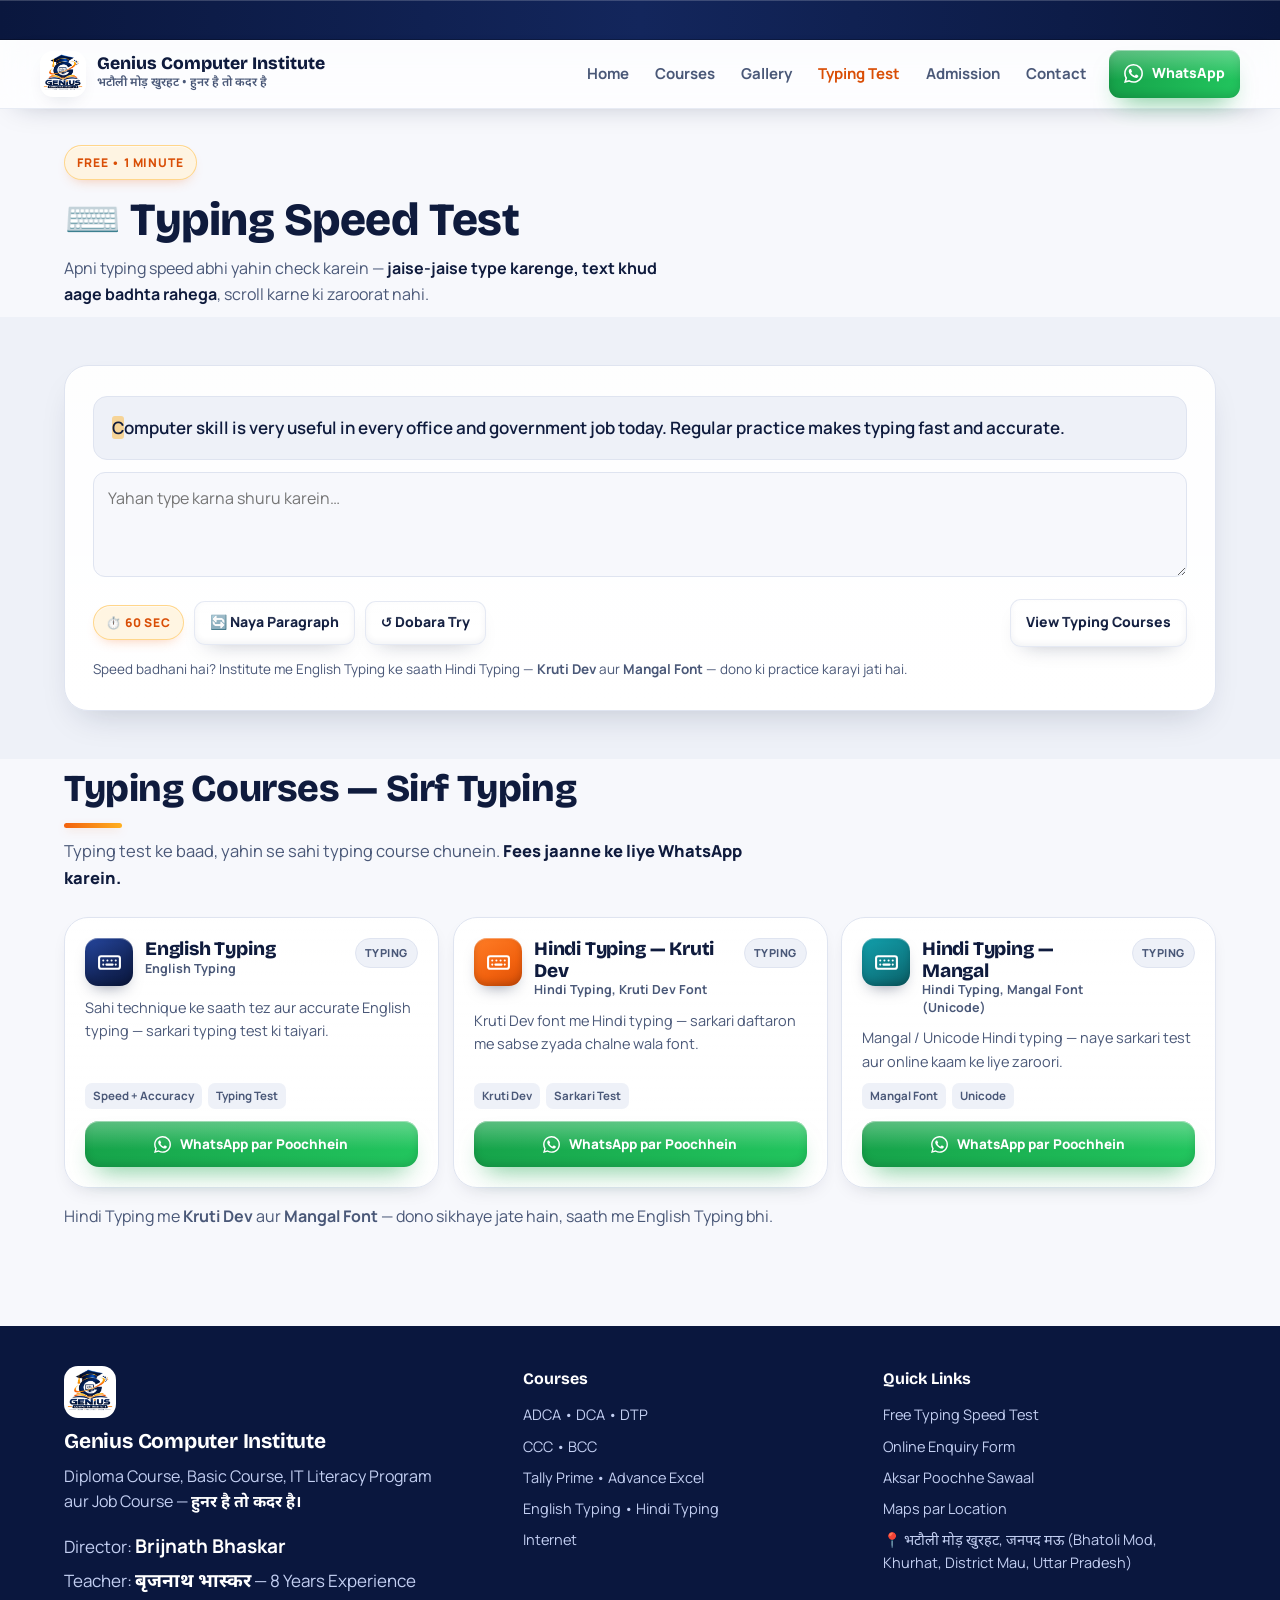
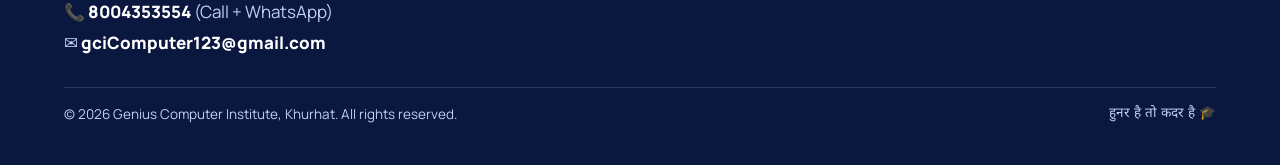
<file: typing.html>
<!doctype html>
<html lang="hi">
<head>
<meta charset="utf-8" />
<meta name="viewport" content="width=device-width, initial-scale=1, viewport-fit=cover" />
<link rel="manifest" href="manifest.webmanifest" />
  <meta name="theme-color" content="#0A173E" />
  <link rel="apple-touch-icon" href="assets/icon-192.png" />
<meta name="color-scheme" content="light dark" />
<meta name="description" content="Free typing speed test aur Hindi-English typing courses — Kruti Dev aur Mangal Font. Genius Computer Institute, Khurhat." />
<link rel="icon" type="image/png" href="assets/logo.png" />
<title>Typing Speed Test — Genius Computer Institute</title>
<link rel="preconnect" href="https://fonts.googleapis.com" />
<link rel="preconnect" href="https://fonts.gstatic.com" crossorigin />
<link href="https://fonts.googleapis.com/css2?family=Bricolage+Grotesque:opsz,wght@12..96,600;12..96,700;12..96,800&family=Manrope:wght@400;500;600;700;800&family=Noto+Sans+Devanagari:wght@400;600;700;800&display=swap" rel="stylesheet" />
<link rel="stylesheet" href="style.css?v=4" />
</head>
<body data-page="typing">
<div class="ticker" aria-hidden="true"><div class="ticker-track" id="tickerTrack">
  <span>🎓 <b>Admission Open</b> — New Batch शुरू हो रहे हैं</span><span>📞 Call / WhatsApp: <b>80043 53554</b></span><span class="hi">लड़कियों के लिए अलग से बैच</span><span>CCC • ADCA • DCA • DTP • Tally Prime • Advance Excel • Typing</span><span class="hi">पता — भटौली मोड़ खुरहट, जनपद मऊ (Bhatoli Mod, Khurhat, District Mau, Uttar Pradesh)</span>
</div></div>
<header>
  <div class="wrap nav">
    <a class="brand" href="index.html" aria-label="Genius Computer Institute — Home">
      <img class="brand-logo" src="assets/logo.png" alt="Genius Computer Institute ka logo" width="46" height="46" />
      <span><span class="brand-name">Genius Computer Institute</span><span class="brand-sub hi">भटौली मोड़ खुरहट • हुनर है तो कदर है</span></span>
    </a>
    <nav class="nav-links" aria-label="Main"><a href="index.html">Home</a><a href="courses.html">Courses</a><a href="gallery.html">Gallery</a><a href="typing.html" aria-current="page">Typing Test</a><a href="admission.html">Admission</a><a href="contact.html">Contact</a></nav>
    <a class="btn btn-wa btn-sm" href="https://wa.me/918004353554?text=Namaste%2C%20mujhe%20Genius%20Computer%20Institute%20me%20admission%20ki%20jaankari%20chahiye." target="_blank" rel="noopener"><svg viewBox="0 0 24 24" fill="currentColor"><path d="M17.47 14.38c-.3-.15-1.76-.87-2.03-.97-.27-.1-.47-.15-.67.15-.2.3-.77.97-.94 1.17-.17.2-.35.22-.65.07-.3-.15-1.25-.46-2.39-1.47-.88-.79-1.47-1.76-1.64-2.06-.17-.3-.02-.46.13-.61.13-.13.3-.35.45-.52.15-.17.2-.3.3-.5.1-.2.05-.37-.02-.52-.07-.15-.67-1.62-.92-2.22-.24-.58-.49-.5-.67-.51h-.57c-.2 0-.52.07-.8.37-.27.3-1.04 1.02-1.04 2.5 0 1.47 1.07 2.89 1.22 3.09.15.2 2.11 3.22 5.1 4.51.71.31 1.27.49 1.7.63.72.23 1.37.2 1.88.12.57-.09 1.76-.72 2.01-1.41.25-.7.25-1.29.17-1.41-.07-.12-.27-.2-.57-.35M12.05 21.79h-.01a9.87 9.87 0 0 1-5.03-1.38l-.36-.21-3.74.98 1-3.65-.24-.37a9.82 9.82 0 0 1-1.51-5.26c0-5.45 4.44-9.88 9.9-9.88a9.83 9.83 0 0 1 9.88 9.89c0 5.45-4.43 9.88-9.89 9.88m8.42-18.3A11.82 11.82 0 0 0 12.05 0C5.5 0 .16 5.34.16 11.9c0 2.1.55 4.14 1.59 5.95L.06 24l6.3-1.65a11.9 11.9 0 0 0 5.68 1.45h.01c6.55 0 11.89-5.34 11.89-11.9 0-3.18-1.24-6.16-3.47-8.41"/></svg>WhatsApp</a>
  </div>
</header>
<main id="top">
<section class="page-hero"><div class="wrap">
  <span class="tag">Free • 1 Minute</span>
  <h1 style="margin-top:14px">⌨️ Typing Speed Test</h1>
  <p class="lead">Apni typing speed abhi yahin check karein — <b>jaise-jaise type karenge, text khud aage badhta rahega</b>, scroll karne ki zaroorat nahi.</p>
</div></section>
<section id="typing-test" style="background:var(--surface2);padding-top:48px;padding-bottom:48px">
    <div class="wrap">
      <div class="type-card">
        <div class="type-sample" id="typeSample" aria-label="Type karne wala paragraph"></div>
        <textarea id="typeInput" rows="3" placeholder="Yahan type karna shuru karein…" autocomplete="off" autocapitalize="off" spellcheck="false"></textarea>
        <div class="type-row">
          <span class="tag" id="typeTimer">⏱️ 60 sec</span>
          <button type="button" class="btn btn-ghost btn-sm" id="typeNew">🔄 Naya Paragraph</button>
          <button type="button" class="btn btn-ghost btn-sm" id="typeReset">↺ Dobara Try</button>
          <a class="btn btn-ghost btn-sm" style="margin-left:auto" href="courses.html">View Typing Courses</a>
        </div>
        <div class="type-result" id="typeResult">
          <div class="stat"><b id="resWpm">0</b><span>Speed (WPM)</span></div>
          <div class="stat"><b id="resAcc">0%</b><span>Accuracy</span></div>
          <div class="stat"><b id="resChars">0</b><span>Sahi Akshar</span></div>
        </div>
        <p class="type-note">Speed badhani hai? Institute me English Typing ke saath Hindi Typing — <b>Kruti Dev</b> aur <b>Mangal Font</b> — dono ki practice karayi jati hai.</p>
      </div>
    </div>
  </section>
<section style="padding-top:8px"><div class="wrap">
  <div class="sec-head reveal"><h2>Typing Courses — Sirf Typing</h2><p>Typing test ke baad, yahin se sahi typing course chunein. <b>Fees jaanne ke liye WhatsApp karein.</b></p></div>
  <div class="course-grid" data-course-grid="typing"></div>
  <p style="color:var(--muted);margin-top:16px">Hindi Typing me <b>Kruti Dev</b> aur <b>Mangal Font</b> — dono sikhaye jate hain, saath me English Typing bhi.</p>
</div></section>

</main>
<footer>
  <div class="wrap">
    <div class="foot-grid">
      <div>
        <img class="foot-logo" src="assets/logo.png" alt="Genius Computer Institute ka logo" width="52" height="52" />
        <h3 style="font-size:21px;margin:0 0 10px">Genius Computer Institute</h3>
        <p style="margin:0;max-width:38ch">Diploma Course, Basic Course, IT Literacy Program aur Job Course — <span class="hi" style="color:#fff;font-weight:700">हुनर है तो कदर है।</span></p>
        <p class="foot-teacher" style="margin:12px 0 0">Director: <b style="color:#fff">Brijnath Bhaskar</b><br />Teacher: <b style="color:#fff">बृजनाथ भास्कर</b> — 8 Years Experience<br />📞 <a href="tel:+918004353554" style="color:#fff;font-weight:800">80043 53554</a> (Call + WhatsApp)<br />✉️ <a href="mailto:gciComputer123@gmail.com" style="color:#fff;font-weight:800">gciComputer123@gmail.com</a></p>
      </div>
      <div>
        <h4>Courses</h4>
        <ul>
          <li><a href="courses.html">ADCA</a> • <a href="courses.html">DCA</a> • <a href="courses.html">DTP</a></li>
          <li><a href="courses.html">CCC</a> • <a href="courses.html">BCC</a></li>
          <li><a href="courses.html">Tally Prime</a> • <a href="courses.html">Advance Excel</a></li>
          <li><a href="courses.html">English Typing</a> • <a href="courses.html">Hindi Typing</a></li>
          <li><a href="courses.html">Internet</a></li>
        </ul>
      </div>
      <div>
        <h4>Quick Links</h4>
        <ul>
          <li><a href="typing.html">Free Typing Speed Test</a></li>
          <li><a href="admission.html">Online Enquiry Form</a></li>
          <li><a href="admission.html#faq">Aksar Poochhe Sawaal</a></li>
          <li><a href="https://www.google.com/maps/search/?api=1&query=XFVG%2B97H+Mahaso+Khurahat+Kasari+Uttar+Pradesh+276403" target="_blank" rel="noopener">Maps par Location</a></li>
          <li>📍 भटौली मोड़ खुरहट, जनपद मऊ (Bhatoli Mod, Khurhat, District Mau, Uttar Pradesh)</li>
        </ul>
      </div>
    </div>
    <div class="foot-bottom">
      <span>© <span id="yr"></span> Genius Computer Institute, Khurhat. All rights reserved.</span>
      <span class="hi">हुनर है तो कदर है 🎓</span>
    </div>
  </div>
</footer>
<nav class="stickybar" aria-label="App navigation"><span class="bar-pill" aria-hidden="true"></span><a href="index.html" data-tab="top"><span class="tab-ic"><svg viewBox="0 0 24 24" fill="none" stroke="currentColor" stroke-width="2" stroke-linecap="round" stroke-linejoin="round"><path d="m3 10 9-7 9 7v10a2 2 0 0 1-2 2H5a2 2 0 0 1-2-2z"/><path d="M9 22V12h6v10"/></svg></span><span class="tab-lb">Home</span></a><a href="courses.html" data-tab="courses"><span class="tab-ic"><svg viewBox="0 0 24 24" fill="none" stroke="currentColor" stroke-width="2" stroke-linecap="round" stroke-linejoin="round"><path d="M4 19.5A2.5 2.5 0 0 1 6.5 17H20V2H6.5A2.5 2.5 0 0 0 4 4.5v15z"/><path d="M4 19.5A2.5 2.5 0 0 0 6.5 22H20v-5"/></svg></span><span class="tab-lb">Courses</span></a><a href="typing.html" data-tab="typing" class="tab-active"><span class="tab-ic"><svg viewBox="0 0 24 24" fill="none" stroke="currentColor" stroke-width="2" stroke-linecap="round" stroke-linejoin="round"><rect x="2" y="6" width="20" height="12" rx="2"/><path d="M6 10h.01M10 10h.01M14 10h.01M18 10h.01M9 14h6"/></svg></span><span class="tab-lb">Typing Test</span></a><a class="call" href="tel:+918004353554"><span class="tab-ic"><svg viewBox="0 0 24 24" fill="none" stroke="currentColor" stroke-width="2" stroke-linecap="round" stroke-linejoin="round"><path d="M22 16.92v3a2 2 0 0 1-2.18 2 19.79 19.79 0 0 1-8.63-3.07 19.5 19.5 0 0 1-6-6 19.79 19.79 0 0 1-3.07-8.67A2 2 0 0 1 4.11 2h3a2 2 0 0 1 2 1.72c.13.96.36 1.9.7 2.81a2 2 0 0 1-.45 2.11L8.09 9.91a16 16 0 0 0 6 6l1.27-1.27a2 2 0 0 1 2.11-.45c.91.34 1.85.57 2.81.7A2 2 0 0 1 22 16.92z"/></svg></span><span class="tab-lb">Call</span></a><a href="admission.html" data-tab="enquiry"><span class="tab-ic"><svg viewBox="0 0 24 24" fill="none" stroke="currentColor" stroke-width="2" stroke-linecap="round" stroke-linejoin="round"><path d="M12 20h9"/><path d="M16.5 3.5a2.1 2.1 0 0 1 3 3L7 19l-4 1 1-4Z"/></svg><span class="tab-badge" aria-hidden="true"></span></span><span class="tab-lb">Enquiry</span></a></nav>
<script src="script.js?v=4"></script>
</body>
</html>
</file>
<file: style.css>
:root{
    color-scheme: light dark;
    --bg:#F7F8FC; --surface:#FFFFFF; --surface2:#EEF1F8;
    --ink:#0F1B3D; --muted:#4A5878; --line:#DFE4F0;
    --navy:#13265C; --navy2:#0A173E; --navy-soft:#E8EDFB;
    --saffron:#F2620F; --saffron-d:#D94E06; --amber:#FFB020;
    --wa:#16A34A; --wa-d:#128C4B; --teal:#0E7C86; --violet:#6D3BD1;
    --gold-bg:#FFF3DC;
    --shadow:0 16px 36px -16px rgba(15,27,61,.22);
    --shadow-sm:0 8px 20px -10px rgba(15,27,61,.18);
    --r-xl:24px; --r-lg:18px; --r-md:14px;
  }
  @media (prefers-color-scheme: dark){
    :root{
      --bg:#080E22; --surface:#121C3D; --surface2:#182449;
      --ink:#F1F4FF; --muted:#A8B3D3; --line:#26335E;
      --navy:#2A4396; --navy2:#080E22; --navy-soft:#1B2A5C;
      --gold-bg:#2A2110;
      --shadow:0 16px 36px -16px rgba(0,0,0,.65);
      --shadow-sm:0 8px 20px -10px rgba(0,0,0,.5);
    }
  }
  *{box-sizing:border-box}
  html{scroll-behavior:smooth;-webkit-text-size-adjust:100%}
  body{margin:0;background:var(--bg);color:var(--ink);font-family:"Manrope","Noto Sans Devanagari",system-ui,sans-serif;font-size:16px;line-height:1.6;-webkit-font-smoothing:antialiased;overflow-x:hidden}
  h1,h2,h3{font-family:"Bricolage Grotesque","Noto Sans Devanagari","Manrope",sans-serif;line-height:1.14;margin:0;letter-spacing:-.01em}
  .hi{font-family:"Noto Sans Devanagari","Manrope",sans-serif}
  img{max-width:100%;display:block}
  a{color:inherit}
  button,[role="button"],select,summary,input:not([type="checkbox"],[type="radio"]),a.btn{min-height:48px}
  .wrap{max-width:1160px;margin:0 auto;padding:0 16px}
  @media(min-width:700px){.wrap{padding:0 24px}}
  section{padding:52px 0}
  @media(min-width:900px){section{padding:68px 0}}
  .sec-head{max-width:720px;margin-bottom:26px}
  .sec-head h2{font-size:clamp(27px,5vw,38px);font-weight:800}
  .sec-head h2::after{content:"";display:block;width:58px;height:5px;border-radius:99px;background:linear-gradient(90deg,var(--saffron),var(--amber));margin-top:13px;box-shadow:0 3px 8px -2px rgba(242,98,15,.55)}
  .sec-head p{color:var(--muted);margin:10px 0 0;font-size:16.5px}
  .sec-head p b{color:var(--ink);font-weight:800}
  .tag{display:inline-flex;align-items:center;gap:7px;background:color-mix(in srgb,var(--gold-bg) 82%, transparent);backdrop-filter:blur(6px);-webkit-backdrop-filter:blur(6px);color:var(--saffron-d);border:1px solid color-mix(in srgb,var(--amber) 45%, transparent);font-weight:800;font-size:12px;letter-spacing:.07em;text-transform:uppercase;padding:7px 12px;border-radius:999px;box-shadow:inset 0 1px 0 rgba(255,255,255,.55),0 6px 14px -8px rgba(242,98,15,.45)}
  @media (prefers-color-scheme: dark){.tag{color:var(--amber)}}
  .tag .dot{width:8px;height:8px;border-radius:50%;background:var(--wa);animation:pulse 1.6s infinite;flex:none}
  @keyframes pulse{0%{box-shadow:0 0 0 0 rgba(22,163,74,.5)}70%{box-shadow:0 0 0 8px rgba(22,163,74,0)}100%{box-shadow:0 0 0 0 rgba(22,163,74,0)}}
  @media (prefers-reduced-motion: reduce){*{animation-duration:.01ms!important;transition-duration:.01ms!important}html{scroll-behavior:auto}}

  /* ticker */
  .ticker{background:linear-gradient(90deg,var(--navy2),var(--navy) 50%,var(--navy2));color:#fff;overflow:hidden;white-space:nowrap;padding:8px 0;font-size:13.5px;font-weight:700;box-shadow:inset 0 1px 0 rgba(255,255,255,.18),inset 0 -1px 0 rgba(0,0,0,.25)}
  .ticker-track{display:inline-block;animation:tick 32s linear infinite;padding-left:100%}
  .ticker span{margin:0 22px}
  .ticker b{color:var(--amber)}
  @keyframes tick{to{transform:translateX(-100%)}}
  @media (prefers-reduced-motion: reduce){.ticker-track{animation:none;padding-left:0}}

  /* header */
  header{position:sticky;top:0;z-index:60;background:color-mix(in srgb,var(--surface) 74%, transparent);backdrop-filter:blur(20px) saturate(1.6);-webkit-backdrop-filter:blur(20px) saturate(1.6);border-bottom:1px solid color-mix(in srgb,var(--line) 75%, transparent);box-shadow:0 10px 30px -18px rgba(15,27,61,.35),inset 0 1px 0 rgba(255,255,255,.35)}
  .nav{display:flex;align-items:center;gap:10px;padding:10px 0}
  .brand{display:flex;align-items:center;gap:11px;text-decoration:none;margin-right:auto;min-width:0}
  .brand-logo{width:46px;height:46px;flex:none;border-radius:13px;box-shadow:var(--shadow-sm)}
  .foot-logo{width:52px;height:52px;border-radius:14px;margin-bottom:12px}
  .brand-name{font-family:"Bricolage Grotesque","Noto Sans Devanagari",sans-serif;font-weight:800;font-size:17.5px;line-height:1.12;display:block}
  .brand-sub{font-size:12px;color:var(--muted);font-weight:600;display:block;white-space:nowrap;overflow:hidden;text-overflow:ellipsis}
  @media(max-width:400px){.brand-sub{display:none}.brand-name{font-size:16px}}
  .nav-links{display:none;gap:2px}
  .nav-links a{text-decoration:none;font-weight:700;font-size:15px;padding:10px 12px;border-radius:10px;color:var(--muted)}
  .nav-links a:hover{background:var(--surface2);color:var(--ink)}
  @media(min-width:920px){.nav-links{display:flex}}
  .btn{position:relative;overflow:hidden;display:inline-flex;align-items:center;justify-content:center;gap:9px;text-decoration:none;font-weight:800;font-size:15.5px;padding:13px 20px;border-radius:14px;border:0;cursor:pointer;transition:transform .16s ease,box-shadow .2s ease,filter .2s ease;line-height:1.2;text-align:center;font-family:inherit;box-shadow:0 12px 24px -12px rgba(15,27,61,.45),inset 0 1px 0 rgba(255,255,255,.4),inset 0 -3px 8px rgba(0,0,0,.14)}
  .btn::before{content:"";position:absolute;inset:0;background:linear-gradient(180deg,rgba(255,255,255,.30),rgba(255,255,255,.07) 46%,rgba(255,255,255,0) 62%);pointer-events:none}
  .btn::after{content:"";position:absolute;top:-10%;bottom:-10%;left:-80%;width:42%;background:linear-gradient(100deg,transparent,rgba(255,255,255,.5),transparent);transform:skewX(-18deg);transition:left .55s ease;pointer-events:none}
  .btn:hover::after{left:130%}
  .btn:hover{filter:brightness(1.05)}
  .btn:active{transform:scale(.96)}
  .btn svg{width:19px;height:19px;flex:none;position:relative;z-index:1}
  .btn-call{background:linear-gradient(160deg,#26479F,var(--navy) 52%,var(--navy2));color:#fff}
  .btn-wa{background:linear-gradient(160deg,#25C05E,var(--wa) 52%,var(--wa-d));color:#fff;box-shadow:0 14px 26px -12px rgba(22,163,74,.65),inset 0 1px 0 rgba(255,255,255,.4),inset 0 -3px 8px rgba(0,0,0,.14)}
  .btn-ghost{background:color-mix(in srgb,var(--surface) 72%,transparent);backdrop-filter:blur(10px) saturate(1.4);-webkit-backdrop-filter:blur(10px) saturate(1.4);color:var(--ink);border:1.5px solid color-mix(in srgb,var(--line) 80%,transparent);box-shadow:0 10px 22px -14px rgba(15,27,61,.35),inset 0 1px 0 rgba(255,255,255,.55),inset 0 -2px 6px rgba(15,27,61,.06)}
  .btn-ghost::before{background:linear-gradient(180deg,rgba(255,255,255,.35),rgba(255,255,255,0) 55%)}
  .btn-saffron{background:linear-gradient(160deg,#FF7D26,var(--saffron) 52%,var(--saffron-d));color:#fff;box-shadow:0 14px 26px -12px rgba(242,98,15,.6),inset 0 1px 0 rgba(255,255,255,.4),inset 0 -3px 8px rgba(0,0,0,.14)}
  .btn-sm{padding:10px 15px;font-size:14px;border-radius:11px;min-height:44px}
  .nav .btn{white-space:nowrap}
  @media(max-width:640px){.nav .btn-call{display:none}.nav .btn-wa{padding:10px 13px}}


  /* hero */
  .hero{padding:34px 0 44px;background:radial-gradient(560px 260px at 88% -30px, rgba(255,176,32,.22), transparent 62%),radial-gradient(640px 340px at -8% 10px, rgba(242,98,15,.10), transparent 60%),linear-gradient(180deg,var(--navy-soft) 0%,var(--bg) 88%)}
  @media(min-width:900px){.hero{padding:52px 0 60px}}
  .hero-grid{display:grid;gap:28px;align-items:center}
  @media(min-width:960px){.hero-grid{grid-template-columns:1.05fr .95fr;gap:40px}}
  .hero h1{font-size:clamp(34px,8.5vw,60px);font-weight:800;margin:14px 0 4px}
  .hero h1 .hl{color:var(--saffron-d)}
  @media (prefers-color-scheme: dark){.hero h1 .hl{color:var(--amber)}}
  .hero-tagline{font-size:clamp(22px,5.5vw,32px);font-weight:800;color:var(--navy);margin:2px 0 12px}
  @media (prefers-color-scheme: dark){.hero-tagline{color:#C9D5FF}}
  .hero p.lead{color:var(--muted);font-size:16.5px;margin:0 0 20px;max-width:56ch}
  .hero p.lead b{color:var(--ink);font-weight:800}
  .hero-cta{display:grid;grid-template-columns:1fr 1fr;gap:10px;margin-bottom:18px}
  .hero-cta .btn:first-child{grid-column:1/-1}
  @media(min-width:560px){.hero-cta{display:flex;flex-wrap:wrap}.hero-cta .btn{flex:0 1 auto}}
  .stats{display:grid;grid-template-columns:repeat(3,1fr);gap:10px;max-width:520px}
  .stat{background:color-mix(in srgb,var(--surface) 78%, transparent);backdrop-filter:blur(12px) saturate(1.4);-webkit-backdrop-filter:blur(12px) saturate(1.4);border:1px solid color-mix(in srgb,var(--line) 80%, transparent);border-radius:var(--r-md);padding:12px 8px;text-align:center;box-shadow:inset 0 1px 0 rgba(255,255,255,.5),0 10px 20px -14px rgba(15,27,61,.3)}
  .stat b{display:block;font-family:"Bricolage Grotesque",sans-serif;font-size:21px;line-height:1.1}
  .stat span{font-size:12px;font-weight:700;color:var(--muted)}
  .hero-media{position:relative}
  .hero-media img.main{width:100%;aspect-ratio:4/3;object-fit:cover;border-radius:var(--r-xl);box-shadow:var(--shadow),0 0 0 1px color-mix(in srgb,var(--line) 60%, transparent);border:5px solid color-mix(in srgb,var(--surface) 88%, transparent)}
  @media(min-width:960px){.hero-media img.main{aspect-ratio:5/4.3}}
  .float-card{position:absolute;background:color-mix(in srgb,var(--surface) 76%, transparent);backdrop-filter:blur(14px) saturate(1.5);-webkit-backdrop-filter:blur(14px) saturate(1.5);border:1px solid color-mix(in srgb,#fff 45%, var(--line));border-radius:16px;box-shadow:var(--shadow),inset 0 1px 0 rgba(255,255,255,.6);padding:11px 14px;display:flex;gap:10px;align-items:center;max-width:82%}
  .float-card .ic{width:36px;height:36px;flex:none;border-radius:10px;display:grid;place-items:center;color:#fff}
  .float-card .ic svg{width:19px;height:19px}
  .float-card b{display:block;font-size:14px;line-height:1.25}
  .float-card small{color:var(--muted);font-weight:600;font-size:12px}
  .fc1{left:8px;bottom:14px}

  /* quick actions */
  .quick{padding:4px 0 6px}
  .quick-grid{display:grid;grid-template-columns:1fr 1fr;gap:11px}
  @media(min-width:860px){.quick-grid{grid-template-columns:repeat(4,1fr)}}
  .qa{background:linear-gradient(180deg,color-mix(in srgb,var(--surface) 88%, transparent),var(--surface));border:1px solid var(--line);border-radius:var(--r-lg);padding:16px;text-decoration:none;display:flex;flex-direction:column;gap:10px;transition:border-color .16s,transform .18s ease,box-shadow .18s ease;box-shadow:inset 0 1px 0 rgba(255,255,255,.55),var(--shadow-sm)}
  .qa:hover{border-color:var(--navy);transform:translateY(-3px);box-shadow:inset 0 1px 0 rgba(255,255,255,.55),var(--shadow)}
  @media(min-width:640px){.qa{flex-direction:row;align-items:flex-start}}
  .qa .ic{width:42px;height:42px;flex:none;border-radius:12px;display:grid;place-items:center;color:#fff}
  .qa .ic svg{width:21px;height:21px}
  .qa b{display:block;font-size:15.5px;line-height:1.25}
  .qa small{color:var(--muted);font-weight:600;font-size:12.5px;line-height:1.45;display:block;margin-top:2px}
  .qa .ic{box-shadow:inset 0 1px 0 rgba(255,255,255,.35),inset 0 -3px 7px rgba(0,0,0,.16),0 8px 15px -8px rgba(15,27,61,.5)}
  .ic-navy{background:linear-gradient(150deg,#26479F,var(--navy) 60%,var(--navy2))} .ic-wa{background:linear-gradient(150deg,#25C05E,var(--wa) 60%,var(--wa-d))} .ic-saf{background:linear-gradient(150deg,#FF7D26,var(--saffron) 60%,var(--saffron-d))} .ic-teal{background:linear-gradient(150deg,#12A0AC,var(--teal) 60%,#0A5E66)}

  /* courses */
  .toolbar{display:grid;gap:12px;margin-bottom:20px}
  @media(min-width:760px){.toolbar{display:flex;flex-wrap:wrap;align-items:center}}
  .tabs{display:flex;flex-wrap:wrap;gap:8px}
  .tab{border:1.5px solid var(--line);background:color-mix(in srgb,var(--surface) 80%, transparent);backdrop-filter:blur(8px);-webkit-backdrop-filter:blur(8px);color:var(--muted);font:inherit;font-weight:800;font-size:14px;padding:10px 16px;border-radius:999px;cursor:pointer;min-height:44px;box-shadow:inset 0 1px 0 rgba(255,255,255,.5);transition:transform .15s ease,box-shadow .15s ease}
  .tab:active{transform:scale(.96)}
  .tab[aria-pressed="true"]{background:linear-gradient(160deg,#26479F,var(--navy) 55%,var(--navy2));border-color:transparent;color:#fff;box-shadow:0 10px 20px -10px rgba(15,27,61,.55),inset 0 1px 0 rgba(255,255,255,.35)}
  .search{position:relative;width:100%}
  @media(min-width:760px){.search{margin-left:auto;flex:1 1 200px;max-width:320px}}
  .search input{width:100%;font:inherit;font-size:16px;padding:12px 52px 12px 16px;border-radius:12px;border:1.5px solid var(--line);background:var(--surface);color:var(--ink)}
  .search input::placeholder{color:var(--muted);opacity:1}
  .search svg{position:absolute;right:16px;left:auto;top:50%;transform:translateY(-50%);width:18px;height:18px;color:var(--muted);pointer-events:none}
  .course-grid{display:grid;gap:14px;grid-template-columns:1fr}
  @media(min-width:640px){.course-grid{grid-template-columns:repeat(2,1fr)}}
  @media(min-width:1020px){.course-grid{grid-template-columns:repeat(3,1fr)}}
  .course{background:linear-gradient(180deg,color-mix(in srgb,var(--surface) 90%, transparent),var(--surface));border:1px solid var(--line);border-radius:var(--r-xl);padding:20px;display:flex;flex-direction:column;gap:10px;box-shadow:inset 0 1px 0 rgba(255,255,255,.55),var(--shadow-sm);transition:transform .18s ease,box-shadow .18s ease,border-color .18s ease}
  .course:hover{transform:translateY(-4px);box-shadow:inset 0 1px 0 rgba(255,255,255,.55),var(--shadow);border-color:color-mix(in srgb,var(--navy) 35%, var(--line))}
  .course-top{display:flex;align-items:flex-start;gap:12px}
  .course .ic{width:48px;height:48px;flex:none;border-radius:13px;display:grid;place-items:center;color:#fff;background:linear-gradient(150deg,#26479F,var(--navy) 60%,var(--navy2));box-shadow:inset 0 1px 0 rgba(255,255,255,.35),inset 0 -3px 7px rgba(0,0,0,.18),0 8px 16px -8px rgba(15,27,61,.5)}
  .course .ic svg{width:25px;height:25px}
  .course.alt .ic{background:linear-gradient(150deg,#FF7D26,var(--saffron) 60%,var(--saffron-d))} .course.alt2 .ic{background:linear-gradient(150deg,#12A0AC,var(--teal) 60%,#0A5E66)} .course.alt3 .ic{background:linear-gradient(150deg,#8B5CF0,var(--violet) 60%,#5328A8)}
  .course h3{font-size:19px;font-weight:800}
  .course .full{font-size:12.5px;color:var(--muted);font-weight:700;display:block;line-height:1.4}
  .cat{margin-left:auto;flex:none;font-size:11px;font-weight:800;letter-spacing:.04em;text-transform:uppercase;background:var(--surface2);border:1px solid var(--line);color:var(--muted);padding:5px 9px;border-radius:999px}
  .course p{margin:0;color:var(--muted);font-size:14.5px;flex:1}
  .course .tags2{display:flex;flex-wrap:wrap;gap:6px}
  .course .tags2 span{font-size:11.5px;font-weight:700;background:var(--surface2);border-radius:7px;padding:4px 8px;color:var(--muted)}
  .course-actions{display:grid;grid-template-columns:1fr;gap:8px;margin-top:2px}
  .course-actions .btn{padding:11px 6px;font-size:13.5px;min-height:46px}
  .no-result{display:none;text-align:center;color:var(--muted);font-weight:700;padding:24px;border:1.5px dashed var(--line);border-radius:var(--r-md)}

  /* helper */
  .helper{background:linear-gradient(150deg,var(--navy) -30%,var(--navy2) 55%);border-radius:var(--r-xl);padding:28px 20px;color:#fff;position:relative;overflow:hidden;box-shadow:var(--shadow),inset 0 1px 0 rgba(255,255,255,.22)}
  @media(min-width:700px){.helper{padding:34px 28px}}
  .helper::after{content:"";position:absolute;width:320px;height:320px;border-radius:50%;right:-110px;top:-150px;background:radial-gradient(circle, rgba(255,176,32,.32), transparent 65%)}
  .helper h2{font-size:clamp(23px,4vw,31px);font-weight:800;position:relative;z-index:1}
  .helper p{color:#C3CFF2;max-width:60ch;position:relative;z-index:1;margin:10px 0 0}
  .goal-row{display:grid;grid-template-columns:1fr;gap:10px;margin-top:20px;position:relative;z-index:1}
  @media(min-width:640px){.goal-row{grid-template-columns:1fr 1fr}}
  .goal{background:rgba(255,255,255,.10);backdrop-filter:blur(8px);-webkit-backdrop-filter:blur(8px);border:1.5px solid rgba(255,255,255,.28);color:#fff;font:inherit;font-weight:800;font-size:15px;padding:14px 16px;border-radius:13px;cursor:pointer;text-align:left;box-shadow:inset 0 1px 0 rgba(255,255,255,.3),inset 0 -3px 8px rgba(0,0,0,.15);transition:transform .15s ease,background .15s ease}
  .goal:active{transform:scale(.97)}
  .goal[aria-pressed="true"]{background:linear-gradient(160deg,#FFC84D,var(--amber) 55%,#F59E0B);border-color:transparent;color:#231600;box-shadow:0 12px 22px -10px rgba(255,176,32,.55),inset 0 1px 0 rgba(255,255,255,.5)}
  .goal-out{margin-top:16px;background:rgba(255,255,255,.07);border:1px solid rgba(255,255,255,.18);border-radius:14px;padding:16px 18px;display:none;position:relative;z-index:1}
  .goal-out.show{display:block}
  .goal-out b{color:var(--amber)}
  .goal-out .btn{margin-top:12px;width:100%}
  @media(min-width:640px){.goal-out .btn{width:auto}}

  /* typing test */
  .type-card{background:linear-gradient(180deg,color-mix(in srgb,var(--surface) 92%, transparent),var(--surface));border:1px solid var(--line);border-radius:var(--r-xl);box-shadow:inset 0 1px 0 rgba(255,255,255,.55),var(--shadow);padding:22px 18px}
  @media(min-width:700px){.type-card{padding:30px 28px}}
  .type-sample{background:var(--surface2);border:1px solid var(--line);border-radius:var(--r-md);padding:16px 18px;font-size:17px;line-height:1.75;font-weight:600;user-select:none}
  .type-sample .ok{color:var(--wa-d)} .type-sample .bad{color:#DC2626;background:rgba(220,38,38,.12);border-radius:3px}
  .type-sample .cur{background:color-mix(in srgb,var(--amber) 45%, transparent);border-radius:3px}
  .type-card textarea{width:100%;font:inherit;font-size:16px;padding:13px 14px;border-radius:12px;border:1.5px solid var(--line);background:var(--bg);color:var(--ink);margin-top:12px;resize:vertical}
  .type-card textarea:focus{outline:3px solid color-mix(in srgb,var(--amber) 55%, transparent);border-color:var(--saffron)}
  .type-row{display:flex;flex-wrap:wrap;gap:10px;align-items:center;margin-top:14px}
  .type-result{display:none;gap:10px;flex-wrap:wrap;margin-top:14px}
  .type-result.show{display:flex}
  .type-result .stat{flex:1 1 100px}
  .type-note{font-size:13.5px;color:var(--muted);margin:12px 0 0}

  /* features */
  .feat-grid{display:grid;gap:14px;grid-template-columns:1fr}
  @media(min-width:640px){.feat-grid{grid-template-columns:repeat(2,1fr)}}
  @media(min-width:1020px){.feat-grid{grid-template-columns:repeat(3,1fr)}}
  .feat{background:linear-gradient(180deg,color-mix(in srgb,var(--surface) 90%, transparent),var(--surface));border:1px solid var(--line);border-radius:var(--r-xl);padding:22px;box-shadow:inset 0 1px 0 rgba(255,255,255,.55),var(--shadow-sm)}
  .feat .ic{width:46px;height:46px;border-radius:12px;display:grid;place-items:center;background:linear-gradient(160deg,#FFE9BE,var(--gold-bg) 60%,#FFE0A3);color:var(--saffron-d);margin-bottom:12px;box-shadow:inset 0 1px 0 rgba(255,255,255,.7),inset 0 -3px 7px rgba(242,98,15,.18),0 8px 15px -9px rgba(242,98,15,.55)}
  @media (prefers-color-scheme: dark){.feat .ic{background:linear-gradient(160deg,#3A2C12,var(--gold-bg) 60%,#1F1808)}}
  @media (prefers-color-scheme: dark){.feat .ic{color:var(--amber)}}
  .feat .ic svg{width:23px;height:23px}
  .feat h3{font-size:18px;font-weight:800;margin-bottom:6px}
  .feat p{margin:0;color:var(--muted);font-size:14.5px}

  /* girls */
  .girls{display:grid;border-radius:var(--r-xl);overflow:hidden;background:var(--surface);border:1px solid var(--line);box-shadow:var(--shadow-sm)}
  @media(min-width:860px){.girls{grid-template-columns:1fr 1fr}}
  .girls img{width:100%;height:100%;min-height:230px;object-fit:cover}
  .girls-body{padding:26px 20px;display:flex;flex-direction:column;gap:12px;justify-content:center}
  @media(min-width:700px){.girls-body{padding:32px 28px}}
  .girls-body h2{font-size:clamp(25px,4vw,33px);font-weight:800}
  .girls-body p{color:var(--muted);margin:0}
  .girls-body .btn{align-self:stretch}
  @media(min-width:640px){.girls-body .btn{align-self:flex-start}}

  /* gallery */
  .gal{display:grid;gap:12px;grid-template-columns:1fr}
  @media(min-width:760px){.gal{grid-template-columns:repeat(3,1fr)}}
  .gal figure{margin:0;border-radius:var(--r-lg);overflow:hidden;position:relative;border:1px solid var(--line)}
  .gal img{width:100%;height:220px;object-fit:cover}
  .gal figcaption{position:absolute;left:0;right:0;bottom:0;padding:26px 14px 11px;color:#fff;font-weight:800;font-size:14.5px;background:linear-gradient(transparent, rgba(5,10,30,.8))}

  /* steps + checklist */
  .steps{display:grid;gap:12px;grid-template-columns:1fr}
  @media(min-width:640px){.steps{grid-template-columns:repeat(2,1fr)}}
  @media(min-width:1020px){.steps{grid-template-columns:repeat(4,1fr)}}
  .step{background:linear-gradient(180deg,color-mix(in srgb,var(--surface) 90%, transparent),var(--surface));border:1px solid var(--line);border-radius:var(--r-xl);padding:20px;box-shadow:inset 0 1px 0 rgba(255,255,255,.55),var(--shadow-sm)}
  .step .num{width:38px;height:38px;border-radius:50%;background:linear-gradient(150deg,#26479F,var(--navy) 60%,var(--navy2));color:#fff;display:grid;place-items:center;font-family:"Bricolage Grotesque",sans-serif;font-weight:800;font-size:17px;margin-bottom:11px;box-shadow:inset 0 1px 0 rgba(255,255,255,.4),inset 0 -3px 6px rgba(0,0,0,.2),0 8px 14px -7px rgba(15,27,61,.55)}
  .step h3{font-size:17px;font-weight:800;margin-bottom:5px}
  .step p{margin:0;color:var(--muted);font-size:14px}
  .check-card{background:linear-gradient(180deg,color-mix(in srgb,var(--surface) 90%, transparent),var(--surface));border:1px solid var(--line);border-radius:var(--r-xl);padding:22px 20px;margin-top:14px;box-shadow:inset 0 1px 0 rgba(255,255,255,.55),var(--shadow-sm)}
  @media(min-width:700px){.check-card{padding:28px}}
  .check-card h3{font-size:20px;font-weight:800;margin-bottom:6px}
  .check-card>p{color:var(--muted);margin:0 0 14px;font-size:14.5px}
  .check-list{list-style:none;margin:0;padding:0;display:grid;gap:10px}
  @media(min-width:760px){.check-list{grid-template-columns:1fr 1fr}}
  .check-list li{display:flex;gap:11px;align-items:flex-start;background:var(--surface2);border:1px solid var(--line);border-radius:12px;padding:13px 14px;font-weight:700;font-size:14.5px}
  .check-list li svg{width:20px;height:20px;flex:none;color:var(--wa-d);margin-top:2px}
  .check-list li small{display:block;color:var(--muted);font-weight:600;font-size:12.5px}

  /* form */
  .form-card{background:linear-gradient(180deg,color-mix(in srgb,var(--surface) 92%, transparent),var(--surface));border:1px solid var(--line);border-radius:var(--r-xl);box-shadow:inset 0 1px 0 rgba(255,255,255,.55),var(--shadow);padding:24px 18px;display:grid;gap:24px}
  @media(min-width:900px){.form-card{grid-template-columns:.9fr 1.1fr;padding:36px;gap:30px}}
  .form-side h2{font-size:clamp(24px,4vw,31px);font-weight:800;margin:12px 0 10px}
  .form-side p{color:var(--muted);margin:0 0 8px}
  .form-side .row{display:flex;gap:11px;align-items:flex-start;padding:12px 0;border-top:1px dashed var(--line)}
  .form-side .row svg{width:21px;height:21px;flex:none;color:var(--saffron-d);margin-top:3px}
  @media (prefers-color-scheme: dark){.form-side .row svg{color:var(--amber)}}
  .form-side .row b{display:block;font-size:15.5px}
  .form-side .row span{color:var(--muted);font-size:14px}
  form{display:grid;gap:14px;align-content:start}
  label{font-weight:800;font-size:14px;display:block;margin-bottom:6px}
  input[type=text],input[type=tel],select,textarea{width:100%;font:inherit;font-size:16px;padding:12px 14px;border-radius:12px;border:1.5px solid var(--line);background:var(--bg);color:var(--ink)}
  input:focus,select:focus,textarea:focus{outline:3px solid color-mix(in srgb,var(--amber) 55%, transparent);border-color:var(--saffron)}
  .err{color:#DC2626;font-size:13.5px;font-weight:700;display:none;margin-top:5px}
  .err.show{display:block}
  .form-note{font-size:13.5px;color:var(--muted);margin:0}
  .sent{display:none;background:color-mix(in srgb,var(--wa) 12%, var(--surface));border:1.5px solid var(--wa);border-radius:13px;padding:14px 16px;font-weight:700;font-size:15px}
  .sent.show{display:block}

  /* faq */
  .faq-list{display:grid;gap:10px;max-width:840px}
  details{background:linear-gradient(180deg,color-mix(in srgb,var(--surface) 90%, transparent),var(--surface));border:1px solid var(--line);border-radius:var(--r-md);overflow:hidden;box-shadow:inset 0 1px 0 rgba(255,255,255,.5),var(--shadow-sm)}
  summary{cursor:pointer;font-weight:800;font-size:16px;padding:16px 18px;list-style:none;display:flex;gap:12px;align-items:center}
  summary::-webkit-details-marker{display:none}
  summary::after{content:"+";margin-left:auto;font-size:24px;font-weight:400;color:var(--saffron-d);line-height:1;flex:none}
  details[open ] summary::after{content:"–"}
  details .a{padding:0 18px 17px;color:var(--muted);font-size:15px}
  details .a a{color:var(--saffron-d);font-weight:800}

  /* contact */
  .contact-grid{display:grid;gap:14px}
  @media(min-width:860px){.contact-grid{grid-template-columns:1.1fr .9fr}}
  .addr{background:linear-gradient(150deg,var(--navy) -30%,var(--navy2) 55%);color:#fff;border-radius:var(--r-xl);padding:28px 22px;position:relative;overflow:hidden;box-shadow:var(--shadow),inset 0 1px 0 rgba(255,255,255,.22)}
  .addr::after{content:"";position:absolute;width:260px;height:260px;border-radius:50%;left:-100px;bottom:-150px;background:radial-gradient(circle, rgba(249,115,22,.38), transparent 65%)}
  .addr h2{font-size:clamp(23px,4vw,31px);font-weight:800;position:relative;z-index:1;margin-top:14px}
  .addr .big{font-size:clamp(21px,5vw,27px);font-weight:800;margin:14px 0 4px;position:relative;z-index:1}
  .addr p{color:#C3CFF2;position:relative;z-index:1;margin:0}
  .addr .btns{display:grid;grid-template-columns:1fr;gap:10px;margin-top:20px;position:relative;z-index:1}
  @media(min-width:480px){.addr .btns{grid-template-columns:1fr 1fr}}
  .dir-card{background:var(--surface);border:1px solid var(--line);border-radius:var(--r-xl);padding:24px 20px;display:flex;flex-direction:column;gap:12px}
  .dir-card h3{font-size:20px;font-weight:800}
  .dir-card p{color:var(--muted);margin:0}
  .dir-card .btn{margin-top:auto}

  footer{background:var(--navy2);color:#C3CFF2;padding:40px 0 118px;margin-top:12px}
  @media(min-width:760px){footer{padding-bottom:40px}}
  .foot-grid{display:grid;gap:26px}
  @media(min-width:860px){.foot-grid{grid-template-columns:1.3fr 1fr 1fr}}
  footer h3,footer h4{color:#fff}
  footer h4{font-size:16px;margin:0 0 12px;font-family:"Bricolage Grotesque",sans-serif}
  footer ul{list-style:none;margin:0;padding:0;display:grid;gap:8px;font-size:14.5px}
  footer a{text-decoration:none} footer a:hover{color:#fff;text-decoration:underline}
  .foot-bottom{border-top:1px solid rgba(255,255,255,.14);margin-top:28px;padding-top:16px;font-size:13.5px;display:flex;flex-wrap:wrap;gap:8px;justify-content:space-between}

  /* sticky bar / fab */
  .stickybar{position:fixed;left:0;right:0;bottom:0;width:100%;max-width:100vw;z-index:70;display:grid;grid-template-columns:repeat(5,1fr);background:color-mix(in srgb,var(--surface) 78%, transparent);backdrop-filter:blur(20px) saturate(1.6);-webkit-backdrop-filter:blur(20px) saturate(1.6);border-top:1px solid color-mix(in srgb,var(--line) 75%, transparent);box-shadow:0 -10px 28px -12px rgba(15,27,61,.35),inset 0 1px 0 rgba(255,255,255,.4);padding:6px 6px calc(6px + env(safe-area-inset-bottom))}
  .stickybar a.tab-active{color:var(--saffron-d);background:var(--gold-bg)}
  @media (prefers-color-scheme: dark){.stickybar a.tab-active{color:var(--amber)}}
  .stickybar a{display:flex;flex-direction:column;align-items:center;gap:2px;text-decoration:none;font-weight:800;font-size:12.5px;padding:9px 4px;border-radius:11px;color:var(--muted);min-height:52px;justify-content:center;min-width:0;overflow:hidden}
  .stickybar a svg{width:21px;height:21px}
  .stickybar a.wa{background:var(--wa);color:#fff}
  .stickybar a.call{color:var(--navy)}
  @media (prefers-color-scheme: dark){.stickybar a.call{color:#C9D5FF}}
  @media(max-width:759px){body{padding-bottom:78px} section{scroll-margin-bottom:90px}}
  @media(min-width:760px){.stickybar{display:none}}

  .reveal{opacity:0;transform:translateY(26px) scale(.98);transition:opacity .7s ease, transform .7s cubic-bezier(.22,1,.36,1)}
  .reveal.in{opacity:1;transform:none}
  .reveal:nth-child(2){transition-delay:.08s}
  .reveal:nth-child(3){transition-delay:.16s}
  .reveal:nth-child(4){transition-delay:.24s}
  .reveal:nth-child(5){transition-delay:.32s}
  .reveal:nth-child(6){transition-delay:.4s}
  @media (prefers-reduced-motion: reduce){.reveal{opacity:1;transform:none;transition:none}}

/* === RESPONSIVE FIX: 390px vertical mobile / 1280px horizontal desktop === */
html{overflow-x:hidden;overflow-x:clip;width:100%}
body{width:100%;overflow-x:hidden;overflow-x:clip}
*,*::before,*::after{min-width:0}
img,video,svg,iframe,canvas{max-width:100%;height:auto}
.hero,.helper,.addr,.ticker,section,header,footer,main{overflow-x:clip}
.wrap{max-width:1200px}
p,h1,h2,h3,h4,li,span,a,td{overflow-wrap:break-word}
.hero-cta .btn,.course-actions .btn,.goal-out .btn,.addr .btns .btn{white-space:normal}
@media (max-width:768px){
  section{padding:40px 0}
  .hero{padding:28px 0 36px}
  .hero-grid{gap:22px}
  .hero-cta{grid-template-columns:1fr}
  .hero-cta .btn{width:100%;min-height:52px}
  .stats{gap:6px}
  .stat{padding:10px 4px}
  .stat b{font-size:18px}
  .stat span{font-size:11px;line-height:1.3}
  .quick-grid{grid-template-columns:1fr}
  .course-actions{grid-template-columns:1fr}
  .course-actions .btn{width:100%;min-height:48px}
  .float-card{max-width:calc(100% - 16px)}
  .form-card,.type-card,.check-card{padding:20px 14px}
  .helper,.addr{padding:24px 16px}
  .gal img{height:190px}
  .stickybar a{font-size:11px;white-space:nowrap}
  .tabs{flex-wrap:wrap}
}
@media (max-width:480px){
  .hero h1{font-size:clamp(30px,8.5vw,38px)}
  .sec-head h2{font-size:clamp(25px,6.5vw,32px)}
  .brand-name{font-size:16px}
  .course h3{font-size:18px}
  .stickybar a{font-size:10.5px;padding:8px 2px}
  .type-result .stat{flex:1 1 90px}
}
@media (min-width:1024px){
  .wrap{max-width:1200px}
  .hero-grid{grid-template-columns:1.05fr .95fr;gap:48px}
  .course-grid{grid-template-columns:repeat(3,1fr)}
  .feat-grid{grid-template-columns:repeat(3,1fr)}
  .steps{grid-template-columns:repeat(4,1fr)}
  .gal{grid-template-columns:repeat(3,1fr)}
}
@media (min-width:1280px){
  .wrap{max-width:1200px}
  section{padding:68px 0}
}

/* === MULTI-PAGE ADDITIONS: user logo, page hero, category groups, highlight band === */
.brand-logo{object-fit:contain;background:#fff;padding:3px}
.foot-logo{object-fit:contain;background:#fff;padding:3px}
.hero-logo-card{background:#fff;border-radius:20px;box-shadow:var(--shadow);padding:14px 16px;max-width:340px;margin-bottom:16px}
.hero-logo-card img{width:100%;height:auto;border-radius:8px}
.page-hero{padding:36px 0 10px}
.page-hero h1{font-size:clamp(30px,7vw,46px);font-weight:800}
.page-hero p.lead{color:var(--muted);max-width:62ch;margin:10px 0 0}
.page-hero p.lead b{color:var(--ink)}
.cat-group{margin-top:34px;padding-top:26px;border-top:2px solid var(--line)}
.cat-group:first-of-type{margin-top:8px;padding-top:0;border-top:0}
.cat-group h2{font-size:clamp(22px,4.5vw,28px);font-weight:800}
.cat-group h2 .count{font-size:13px;font-weight:800;color:var(--saffron-d);background:var(--gold-bg);border-radius:99px;padding:4px 10px;vertical-align:middle;margin-left:8px}
.cat-group>p{color:var(--muted);margin:8px 0 18px;max-width:64ch}
.cat-group .course-grid{margin-top:0}
.highlight-band{background:linear-gradient(150deg,var(--navy) -30%,var(--navy2) 55%);color:#fff;border-radius:var(--r-xl);padding:28px 22px;margin:34px 0;box-shadow:var(--shadow)}
.highlight-band h2{font-size:clamp(23px,5vw,31px);font-weight:800}
.highlight-band p{color:#C3CFF2;margin:8px 0 0;font-size:16px}
.highlight-band p b{color:#fff}
.highlight-band .btns{display:flex;flex-wrap:wrap;gap:10px;margin-top:18px}
.type-sample{max-height:170px;overflow-y:auto;scroll-behavior:smooth}
.nav-links a[aria-current="page"]{color:var(--saffron-d)}
@media (max-width:768px){
  .page-hero{padding:28px 0 6px}
  .hero-logo-card{max-width:290px;padding:10px 12px}
  .highlight-band{padding:22px 16px}
  .highlight-band .btns .btn{flex:1 1 100%}
}

/* === PROFESSIONAL POLISH: bottom-bar animation + page entrance (light, smooth, not overdone) === */
/* Page entrance: soft fade + tiny rise, once per page load */
@keyframes pageIn{from{opacity:0;transform:translateY(10px)}to{opacity:1;transform:none}}
main{animation:pageIn .45s ease both}
@keyframes heroIn{from{opacity:0;transform:translateY(14px)}to{opacity:1;transform:none}}
.hero .tag,.hero h1,.hero-tagline,.hero p.lead,.hero-cta{animation:heroIn .55s cubic-bezier(.22,1,.36,1) both}
.hero h1{animation-delay:.06s}.hero-tagline{animation-delay:.12s}
.hero p.lead{animation-delay:.18s}.hero-cta{animation-delay:.24s}
.hero-logo-card{animation:heroIn .55s cubic-bezier(.22,1,.36,1) both}
.hero-media{animation:heroIn .6s cubic-bezier(.22,1,.36,1) .1s both}
/* Bottom tab bar: rises in on load, tabs lift + bounce gently on press */
@keyframes barRise{from{opacity:0;transform:translateY(100%)}to{opacity:1;transform:none}}
.stickybar{animation:barRise .55s cubic-bezier(.22,1,.36,1) .18s both}
.stickybar a{transition:color .25s ease,background .25s ease,transform .18s cubic-bezier(.34,1.56,.64,1)}
.stickybar a svg{transition:transform .25s cubic-bezier(.34,1.56,.64,1)}
.stickybar a:hover svg{transform:translateY(-2px) scale(1.08)}
.stickybar a:active,.stickybar a.pressed{transform:scale(.86)}
.stickybar a:active svg,.stickybar a.pressed svg{transform:scale(1.18)}
.stickybar a.tab-active{position:relative}
.stickybar a.tab-active::before{content:"";position:absolute;top:3px;left:50%;transform:translateX(-50%);width:18px;height:4px;border-radius:99px;background:linear-gradient(90deg,var(--saffron),var(--amber));transition:width .25s ease}
.stickybar a.tab-active svg{transform:translateY(-1px) scale(1.14)}
.stickybar a.call{transition:color .25s ease,background .25s ease,transform .18s cubic-bezier(.34,1.56,.64,1)}
/* All buttons: soft press feedback (no jarring jump) */
.btn{transition:transform .16s cubic-bezier(.34,1.56,.64,1),box-shadow .2s ease,filter .2s ease}
.btn:active{transform:scale(.95)}
/* Floating WhatsApp button removed (was a duplicate of header + tab bar) */
.fab{display:none!important}
@media (prefers-reduced-motion: reduce){
  main,.hero .tag,.hero h1,.hero-tagline,.hero p.lead,.hero-cta,.hero-logo-card,.hero-media,.stickybar{animation:none}
}

/* === FINAL POLISH — LIVE motion (visible, smooth, mobile-friendly) === */
@keyframes floatY{0%,100%{transform:translateY(0)}50%{transform:translateY(-9px)}}
@keyframes logoGlow{0%,100%{box-shadow:0 0 0 0 rgba(242,98,15,.35),var(--shadow-sm)}50%{box-shadow:0 0 0 7px rgba(242,98,15,0),0 0 24px rgba(242,98,15,.38)}}
@keyframes glowDrift{from{transform:translateX(-4%)}to{transform:translateX(6%)}}
@keyframes btnPulse{0%{box-shadow:0 14px 26px -12px rgba(22,163,74,.65),0 0 0 0 rgba(22,163,74,.45)}70%{box-shadow:0 14px 26px -12px rgba(22,163,74,.65),0 0 0 12px rgba(22,163,74,0)}100%{box-shadow:0 14px 26px -12px rgba(22,163,74,.65),0 0 0 0 rgba(22,163,74,0)}}
@keyframes cardIn{from{opacity:0;transform:translateY(16px) scale(.98)}to{opacity:1;transform:none}}
.hero{position:relative}
.hero::before{content:"";position:absolute;inset:0;background:radial-gradient(420px 200px at 20% 0%,rgba(255,176,32,.20),transparent 65%);animation:glowDrift 12s ease-in-out infinite alternate;pointer-events:none}
.float-card{animation:floatY 5s ease-in-out infinite}
.fc1{animation-delay:.6s}
.brand-logo{animation:logoGlow 3.2s ease-in-out infinite}
.hero-cta .btn-wa{animation:btnPulse 2.6s ease-out infinite}
.course{animation:cardIn .5s cubic-bezier(.22,1,.36,1) both}
.course-grid .course:nth-child(3n+2){animation-delay:.07s}
.course-grid .course:nth-child(3n){animation-delay:.14s}
.feat,.step,.gal figure{transition:transform .25s ease,box-shadow .25s ease}
.feat:hover,.step:hover{transform:translateY(-3px)}
@media (prefers-reduced-motion: reduce){.float-card,.brand-logo,.hero::before,.hero-cta .btn-wa,.course{animation:none}}

/* === PREMIUM BOTTOM BAR v2 — floating glass pill bar, sliding saffron indicator === */
.stickybar{left:10px;right:10px;bottom:calc(10px + env(safe-area-inset-bottom));width:auto;border-radius:24px;padding:6px;background:color-mix(in srgb,var(--surface) 82%,transparent);backdrop-filter:blur(22px) saturate(1.8);-webkit-backdrop-filter:blur(22px) saturate(1.8);border:1px solid color-mix(in srgb,#fff 55%,var(--line));box-shadow:0 18px 40px -12px rgba(10,23,62,.45),0 2px 8px rgba(10,23,62,.12),inset 0 1px 0 rgba(255,255,255,.6);animation:barRise .6s cubic-bezier(.22,1,.36,1) .15s both;overflow:visible}
.bar-pill{position:absolute;top:6px;bottom:6px;left:6px;width:60px;border-radius:18px;background:linear-gradient(150deg,#FF7D26,var(--saffron) 55%,var(--saffron-d));box-shadow:0 10px 22px -6px rgba(242,98,15,.65),inset 0 1px 0 rgba(255,255,255,.45),inset 0 -3px 8px rgba(0,0,0,.18);transition:left .38s cubic-bezier(.22,1,.36,1),width .38s cubic-bezier(.22,1,.36,1),opacity .25s ease;z-index:0;pointer-events:none}
.bar-pill.hide{opacity:0}
.stickybar a{position:relative;z-index:1;background:transparent!important;border-radius:18px;min-height:56px;padding:7px 2px 8px;gap:3px}
.stickybar a .tab-ic{display:grid;place-items:center;width:26px;height:26px;position:relative}
.stickybar a .tab-ic svg{width:22px;height:22px;transition:transform .28s cubic-bezier(.34,1.56,.64,1)}
.stickybar a .tab-lb{font-size:11.5px;line-height:1;letter-spacing:.01em}
.stickybar a.tab-active{color:#fff}
.stickybar a.tab-active::before{display:none}
.stickybar a.tab-active .tab-ic svg{transform:translateY(-1px) scale(1.16)}
.stickybar a.tab-active .tab-lb{font-weight:800}
.stickybar a.call{color:var(--navy)}
.stickybar a.call .tab-ic{color:var(--wa)}
@keyframes tabIn{from{opacity:0;transform:translateY(14px) scale(.9)}to{opacity:1;transform:none}}
.stickybar a{animation:tabIn .5s cubic-bezier(.34,1.56,.64,1) both}
.stickybar a:nth-child(2){animation-delay:.24s}.stickybar a:nth-child(3){animation-delay:.30s}.stickybar a:nth-child(4){animation-delay:.36s}.stickybar a:nth-child(5){animation-delay:.42s}.stickybar a:nth-child(6){animation-delay:.48s}
.stickybar a:hover .tab-ic svg{transform:translateY(-2px) scale(1.1)}
.stickybar a:active,.stickybar a.pressed{transform:scale(.85)}
.stickybar a:active .tab-ic svg,.stickybar a.pressed .tab-ic svg{transform:scale(1.22)}
.tab-badge{position:absolute;top:-2px;right:-4px;width:9px;height:9px;border-radius:50%;background:var(--amber);border:2px solid var(--surface);animation:badgePulse 1.8s infinite}
@keyframes badgePulse{0%{box-shadow:0 0 0 0 rgba(255,176,32,.55)}70%{box-shadow:0 0 0 6px rgba(255,176,32,0)}100%{box-shadow:0 0 0 0 rgba(255,176,32,0)}}
@media(max-width:480px){.stickybar{left:8px;right:8px;border-radius:20px}.stickybar a .tab-lb{font-size:10.5px}}
@media (prefers-reduced-motion: reduce){.stickybar,.stickybar a,.bar-pill,.tab-badge{animation:none!important;transition:none!important}}

/* === TEACHER EXPERIENCE === */
.teacher-card{background:linear-gradient(160deg,#fff,#FFF6EC);border:1px solid #FFE3C2;border-radius:22px;padding:26px 24px;box-shadow:0 14px 30px -18px rgba(242,98,15,.35)}
.exp-chips{display:flex;flex-wrap:wrap;gap:8px;margin-top:14px}
.exp-chip{background:#fff;border:1px solid #FFD9AE;color:#7A3E00;font-weight:700;font-size:14px;padding:8px 13px;border-radius:999px}

/* === FIX v3 — tap par orange na hate + zyada visible animation + bade akshar === */
/* TAP FIX: Android tap-highlight (grey flash) orange ko dhak deta tha; :active se rang na badle */
.stickybar a{-webkit-tap-highlight-color:transparent;tap-highlight-color:transparent}
.stickybar a.tab-active:active,.stickybar a.tab-active:focus,.stickybar a.tab-active:focus-visible{color:#fff;outline:none}
.stickybar a:focus-visible{outline:2px solid var(--amber);outline-offset:2px}
/* tabIn fill 'both' press-scale ko override kar deta tha — 'backwards' se press bounce kaam karega */
.stickybar a{animation:tabIn .5s cubic-bezier(.34,1.56,.64,1) backwards}
/* Pill pehli baar bina slide ke turant sahi jagah aaye (galat jagah se slide = orange gayab lagta tha) */
.bar-pill.no-anim{transition:none!important}
/* JS/pill fail ho bhi jaye to active tab CSS se hi orange rahe; JS ready hote hi sliding pill sambhal leta hai */
body:not(.pill-ready) .stickybar a.tab-active{background:linear-gradient(150deg,#FF7D26,var(--saffron) 55%,var(--saffron-d))!important;color:#fff!important}
/* Orange pill khud chamke — clearly visible pulse */
@keyframes pillGlow{0%,100%{box-shadow:0 10px 22px -6px rgba(242,98,15,.65),inset 0 1px 0 rgba(255,255,255,.45),inset 0 -3px 8px rgba(0,0,0,.18)}50%{box-shadow:0 10px 26px -4px rgba(242,98,15,.85),0 0 0 4px rgba(255,176,32,.28),inset 0 1px 0 rgba(255,255,255,.45),inset 0 -3px 8px rgba(0,0,0,.18)}}
.bar-pill{animation:pillGlow 2.8s ease-in-out infinite}
/* ZYADA VISIBLE ANIMATION — ticker tez (32s→16s), float bada, WhatsApp button par shine sweep */
.ticker-track{animation-duration:16s}
@keyframes floatY{0%,100%{transform:translateY(0)}50%{transform:translateY(-13px)}}
.float-card{animation-duration:4s}
.hero-cta .btn-wa{position:relative;overflow:hidden}
.hero-cta .btn-wa::after{content:"";position:absolute;top:0;left:-80%;width:50%;height:100%;background:linear-gradient(100deg,transparent,rgba(255,255,255,.55),transparent);transform:skewX(-20deg);animation:shineSweep 2.8s ease-in-out infinite;pointer-events:none}
@keyframes shineSweep{0%{left:-80%}55%,100%{left:130%}}
@media (prefers-reduced-motion: reduce){.bar-pill,.hero-cta .btn-wa::after{animation:none}}
/* BADE AKSHAR — Teacher / Director / Experience */
.teacher-card h2{font-size:clamp(28px,7vw,36px)!important;line-height:1.25}
.teacher-card h2 .hi{font-size:1.12em}
.teacher-card .tag{font-size:15px;padding:9px 15px}
.teacher-card p{font-size:17px;line-height:1.65}
.teacher-card p b{font-size:18px}
.exp-chip{font-size:16px;padding:10px 16px}
.addr h2{font-size:clamp(26px,6.5vw,32px)}
.addr p{font-size:16.5px;line-height:1.65}
.addr p b{font-size:18px}
.foot-teacher{font-size:17px!important;line-height:1.8}
.foot-teacher b{font-size:19px}

.gal-cat{font-size:clamp(21px,5vw,26px);font-weight:800;margin:6px 0 16px}
.gal-cat::after{content:"";display:block;width:44px;height:4px;border-radius:99px;background:linear-gradient(90deg,var(--saffron),var(--amber));margin-top:8px}
.gal-link{display:block}
.gal-link img{transition:transform .35s ease}
.gal-link:active img{transform:scale(1.04)}

/* === FIX v5 — teacher card GUARANTEE: ek hi fixed scheme dono mode me === */
/* Screenshot bug ki wajah: dark mode me --ink (#F1F4FF, near-white) halke cream card par aa gaya tha. */
/* Isliye card ka background AUR text dono FIXED hain — koi variable, koi media query inhe badal nahi sakti. */
.teacher-card{background:linear-gradient(160deg,#FFFFFF,#FFF6EC)!important;border:1px solid #FFE3C2!important;box-shadow:0 14px 30px -18px rgba(242,98,15,.35)!important}
.teacher-card h2,.teacher-card h2 .hi{color:#0F1B3D!important}
.teacher-card p{color:#3A4A6B!important}
.teacher-card p b{color:#0F1B3D!important}
.teacher-card .tag{background:#FFE9C9!important;color:#B64A00!important;border-color:#FFC98A!important}
.teacher-card .exp-chip{background:#FFFFFF!important;color:#7A3E00!important;border-color:#FFD9AE!important}
@media (prefers-color-scheme: dark){
 .teacher-card{background:linear-gradient(160deg,#FFFFFF,#FFF6EC)!important;border-color:#FFE3C2!important;box-shadow:0 14px 30px -18px rgba(242,98,15,.35)!important}
 .teacher-card h2,.teacher-card h2 .hi{color:#0F1B3D!important}
 .teacher-card p{color:#3A4A6B!important}
 .teacher-card p b{color:#0F1B3D!important}
}
/* Contact page: ab ek hi Contact Details card — poori width */
.contact-grid{grid-template-columns:1fr!important}
.contact-grid .addr{grid-column:1/-1}

/* === Load animations: phone digits + fees pop (har refresh par chalte hain) === */
@keyframes digitIn{from{opacity:0;transform:translateY(8px)}to{opacity:1;transform:none}}
.tel-d{display:inline-block;animation:digitIn .35s cubic-bezier(.22,1,.36,1) both}
@keyframes feePop{0%{opacity:0;transform:scale(.85)}60%{transform:scale(1.06)}100%{opacity:1;transform:scale(1)}}
.highlight-band b{display:inline-block;animation:feePop .5s cubic-bezier(.22,1,.36,1) .3s both}
@media (prefers-reduced-motion: reduce){.tel-d,.highlight-band b{animation:none}}

/* === Full-page animation: tabs, search, icons, gallery, buttons (har refresh par) === */
.search{animation:heroIn .5s cubic-bezier(.22,1,.36,1) both}
.tab{animation:cardIn .5s cubic-bezier(.22,1,.36,1) both}
.tab:nth-child(2){animation-delay:.06s}
.tab:nth-child(3){animation-delay:.12s}
.tab:nth-child(4){animation-delay:.18s}
.tab:nth-child(5){animation-delay:.24s}
.feat .ic,.course .ic{animation:floatY 4s ease-in-out infinite}
.feat:nth-child(2) .ic,.course:nth-child(2) .ic{animation-delay:.5s}
.feat:nth-child(3) .ic,.course:nth-child(3) .ic{animation-delay:1s}
.gal figure img,.gal-link img{transition:transform .5s ease}
.gal figure:hover img,.gal-link:hover img{transform:scale(1.05)}
.btn:active{transform:scale(.97)}
.exp-chip{animation:cardIn .45s cubic-bezier(.22,1,.36,1) both}
.exp-chip:nth-child(2){animation-delay:.08s}
.exp-chip:nth-child(3){animation-delay:.16s}
.exp-chip:nth-child(4){animation-delay:.24s}
.exp-chip:nth-child(5){animation-delay:.32s}
@media (prefers-reduced-motion: reduce){.search,.tab,.feat .ic,.course .ic,.exp-chip{animation:none}}

/* === MAX ANIMATION: logo side badge, blinking dots, shimmer, pops (har refresh par) === */
.hero-logo-row{display:flex;flex-wrap:wrap;gap:14px;align-items:center;margin-bottom:16px}
.hero-logo-row .hero-logo-card{flex:0 1 230px;margin-bottom:0}
.hero-side{flex:1 1 160px;display:flex;flex-direction:column;justify-content:center;gap:6px;background:var(--surface);border:1.5px solid var(--line);border-radius:18px;padding:14px 16px;box-shadow:var(--shadow-sm);animation:heroIn .55s cubic-bezier(.22,1,.36,1) .1s both}
.hero-side-tag{display:inline-flex;align-items:center;gap:7px;background:var(--gold-bg);color:var(--saffron-d);font-weight:800;font-size:12px;letter-spacing:.06em;text-transform:uppercase;padding:7px 12px;border-radius:999px;width:fit-content}
.hero-side-tag .dot{width:8px;height:8px;border-radius:50%;background:var(--wa)}
.hero-side b{font-size:26px;font-family:"Bricolage Grotesque","Noto Sans Devanagari",sans-serif;line-height:1.15}
.hero-side small{color:var(--muted);font-weight:600;font-size:12.5px;line-height:1.45}
@keyframes dotBlink{0%,100%{opacity:1;box-shadow:0 0 0 0 rgba(22,163,74,.55),0 0 14px 3px rgba(22,163,74,.75)}50%{opacity:.3;box-shadow:0 0 0 0 rgba(22,163,74,0),0 0 0 0 rgba(22,163,74,0)}}
.tag .dot,.hero-side-tag .dot{animation:dotBlink 1.1s infinite}
@keyframes shine{to{background-position:200% center}}
.hero h1 .hl{background:linear-gradient(90deg,#F2620F,#FFB020,#F2620F);background-size:200% auto;-webkit-background-clip:text;background-clip:text;color:transparent;animation:shine 3s linear infinite}
@keyframes barGrow{from{width:0}to{width:58px}}
.sec-head h2::after{animation:barGrow .8s cubic-bezier(.22,1,.36,1) both}
.stat{animation:cardIn .5s cubic-bezier(.22,1,.36,1) both}
.stat:nth-child(2){animation-delay:.1s}
.stat:nth-child(3){animation-delay:.2s}
.qa{animation:cardIn .5s cubic-bezier(.22,1,.36,1) both}
.qa:nth-child(2){animation-delay:.1s}
.qa:nth-child(3){animation-delay:.18s}
.qa:nth-child(4){animation-delay:.26s}
@keyframes ghostPulse{0%,100%{box-shadow:0 10px 22px -14px rgba(15,27,61,.35)}50%{box-shadow:0 10px 26px -10px rgba(242,98,15,.55)}}
.hero-cta .btn-ghost{animation:ghostPulse 2.8s ease-in-out infinite}
@media (prefers-reduced-motion: reduce){.hero-side,.hero h1 .hl,.sec-head h2::after,.stat,.qa,.hero-cta .btn-ghost,.tag .dot,.hero-side-tag .dot{animation:none}}

/* === LIVE website: har text, har icon hile — continuous motion, har refresh par === */
@keyframes slowZoom{from{transform:scale(1)}to{transform:scale(1.07)}}
.hero-media img.main{animation:slowZoom 9s ease-in-out infinite alternate}
@keyframes logoFloat{0%,100%{transform:translateY(0)}50%{transform:translateY(-7px)}}
.hero-logo-card{animation:heroIn .55s cubic-bezier(.22,1,.36,1) both,logoFloat 5s ease-in-out 1s infinite}
@keyframes ringShake{0%,100%{transform:rotate(0)}10%{transform:rotate(14deg)}20%{transform:rotate(-12deg)}30%{transform:rotate(10deg)}40%{transform:rotate(-8deg)}50%{transform:rotate(0)}}
.stickybar a.call .tab-ic svg{animation:ringShake 2.2s ease-in-out infinite}
.qa .ic,.float-card .ic{animation:floatY 4s ease-in-out infinite}
.qa:nth-child(2) .ic{animation-delay:.6s}
.qa:nth-child(3) .ic{animation-delay:1.2s}
.qa:nth-child(4) .ic{animation-delay:1.8s}
@keyframes tagShine{0%{background-position:0% center}100%{background-position:200% center}}
.hero-tagline{background:linear-gradient(90deg,var(--navy),var(--saffron),var(--navy));background-size:200% auto;-webkit-background-clip:text;background-clip:text;color:transparent;animation:tagShine 4s linear infinite}
@media (prefers-color-scheme: dark){.hero-tagline{background:linear-gradient(90deg,#C9D5FF,#FFB020,#C9D5FF);background-size:200% auto;-webkit-background-clip:text;background-clip:text;color:transparent}}
@keyframes cardGlow{0%,100%{box-shadow:inset 0 1px 0 rgba(255,255,255,.55),0 8px 20px -10px rgba(15,27,61,.18)}50%{box-shadow:inset 0 1px 0 rgba(255,255,255,.55),0 8px 26px -6px rgba(242,98,15,.45)}}
.teacher-card{animation:cardGlow 3.5s ease-in-out infinite}
@keyframes waPulse{0%{box-shadow:0 14px 26px -12px rgba(22,163,74,.65),0 0 0 0 rgba(22,163,74,.4)}70%{box-shadow:0 14px 26px -12px rgba(22,163,74,.65),0 0 0 10px rgba(22,163,74,0)}100%{box-shadow:0 14px 26px -12px rgba(22,163,74,.65),0 0 0 0 rgba(22,163,74,0)}}
.btn-wa{animation:waPulse 2.6s ease-out infinite}
footer{animation:heroIn .6s cubic-bezier(.22,1,.36,1) both}
.course .ic svg,.feat .ic svg{transition:transform .3s ease}
.course:hover .ic svg,.feat:hover .ic svg{transform:scale(1.18) rotate(-6deg)}
@media (prefers-reduced-motion: reduce){.hero-media img.main,.hero-logo-card,.stickybar a.call .tab-ic svg,.qa .ic,.float-card .ic,.hero-tagline,.teacher-card,.btn-wa,footer{animation:none}}

/* === MAX ANIMATION — kuch bhi ruka nahi: background, cards, icons, photo, buttons, sab hile === */
@keyframes bgShift{0%{background-position:0% 50%}50%{background-position:100% 50%}100%{background-position:0% 50%}}
.hero{background:linear-gradient(115deg,#FFF6EC,#FFE3B3,#E7EEFF,#FFF6EC);background-size:300% 300%;animation:bgShift 14s ease-in-out infinite}
@media (prefers-color-scheme: dark){.hero{background:linear-gradient(115deg,#0A173E,#1B2A5E,#3A1C00,#0A173E);background-size:300% 300%;animation:bgShift 14s ease-in-out infinite}}
@keyframes orbFloat{0%,100%{transform:translate(0,0) scale(1)}50%{transform:translate(-22px,26px) scale(1.18)}}
.hero::before,.hero::after{content:"";position:absolute;border-radius:50%;filter:blur(55px);opacity:.55;pointer-events:none;z-index:0}
.hero::before{width:230px;height:230px;background:#FFB020;top:8px;right:-30px;animation:orbFloat 7s ease-in-out infinite}
.hero::after{width:190px;height:190px;background:#3B82F6;bottom:10px;left:-40px;animation:orbFloat 9s ease-in-out infinite reverse}
.hero>*{position:relative;z-index:1}
@keyframes cardBob{0%,100%{transform:translateY(0)}50%{transform:translateY(-5px)}}
.course{animation:cardIn .5s cubic-bezier(.22,1,.36,1) both,cardBob 4.5s ease-in-out 1.2s infinite}
.stat{animation:cardIn .5s cubic-bezier(.22,1,.36,1) both,cardBob 4.5s ease-in-out 1.4s infinite}
.qa{animation:cardIn .5s cubic-bezier(.22,1,.36,1) both,cardBob 4.5s ease-in-out 1.6s infinite}
.feat{animation:cardBob 4.5s ease-in-out 1s infinite}
.float-card{animation:cardBob 5s ease-in-out 1.8s infinite}
@keyframes iconDance{0%,100%{transform:translateY(0) rotate(0) scale(1)}25%{transform:translateY(-5px) rotate(-8deg) scale(1.12)}50%{transform:translateY(0) rotate(0) scale(1)}75%{transform:translateY(-5px) rotate(8deg) scale(1.12)}}
.feat .ic,.course .ic,.qa .ic,.float-card .ic{animation:iconDance 3.8s ease-in-out infinite}
@keyframes barLoop{0%,100%{transform:scaleX(1)}50%{transform:scaleX(1.9)}}
.sec-head h2::after{animation:barGrow .8s cubic-bezier(.22,1,.36,1) both,barLoop 3s ease-in-out 2s infinite;transform-origin:left center}
@keyframes imgZoom{0%{transform:scale(1)}100%{transform:scale(1.12)}}
.gal-link img,.gal figure img{animation:imgZoom 8s ease-in-out infinite alternate}
.gal-link:nth-child(2n) img{animation-delay:2s}
@keyframes statPop{0%,100%{transform:scale(1)}50%{transform:scale(1.08)}}
.stat b{animation:statPop 2.4s ease-in-out infinite}
@keyframes barBob{0%,100%{transform:translateY(0)}50%{transform:translateY(-3px)}}
.stickybar a .tab-ic{animation:barBob 2s ease-in-out infinite}
.stickybar a:nth-child(2) .tab-ic{animation-delay:.3s}
.stickybar a:nth-child(3) .tab-ic{animation-delay:.6s}
.stickybar a:nth-child(4) .tab-ic{animation-delay:.9s}
.stickybar a:nth-child(5) .tab-ic{animation-delay:1.2s}
@keyframes btnShine{0%{background-position:0% center}100%{background-position:200% center}}
.btn-wa{background:linear-gradient(90deg,#16A34A,#22C55E,#16A34A);background-size:200% auto;animation:waPulse 2.6s ease-out infinite,btnShine 3s linear infinite}
@keyframes chipFloat{0%,100%{transform:translateY(0)}50%{transform:translateY(-3px)}}
.exp-chip{animation:cardIn .45s cubic-bezier(.22,1,.36,1) both,chipFloat 3.5s ease-in-out 1.2s infinite}
.course:active,.feat:active,.qa:active,.stat:active,.float-card:active,.gal-link:active{filter:brightness(.95)}
@media (prefers-reduced-motion: reduce){.hero,.hero::before,.hero::after,.course,.stat,.qa,.feat,.float-card,.feat .ic,.course .ic,.qa .ic,.float-card .ic,.sec-head h2::after,.gal-link img,.gal figure img,.stat b,.stickybar a .tab-ic,.btn-wa,.exp-chip{animation:none}}
</file>
